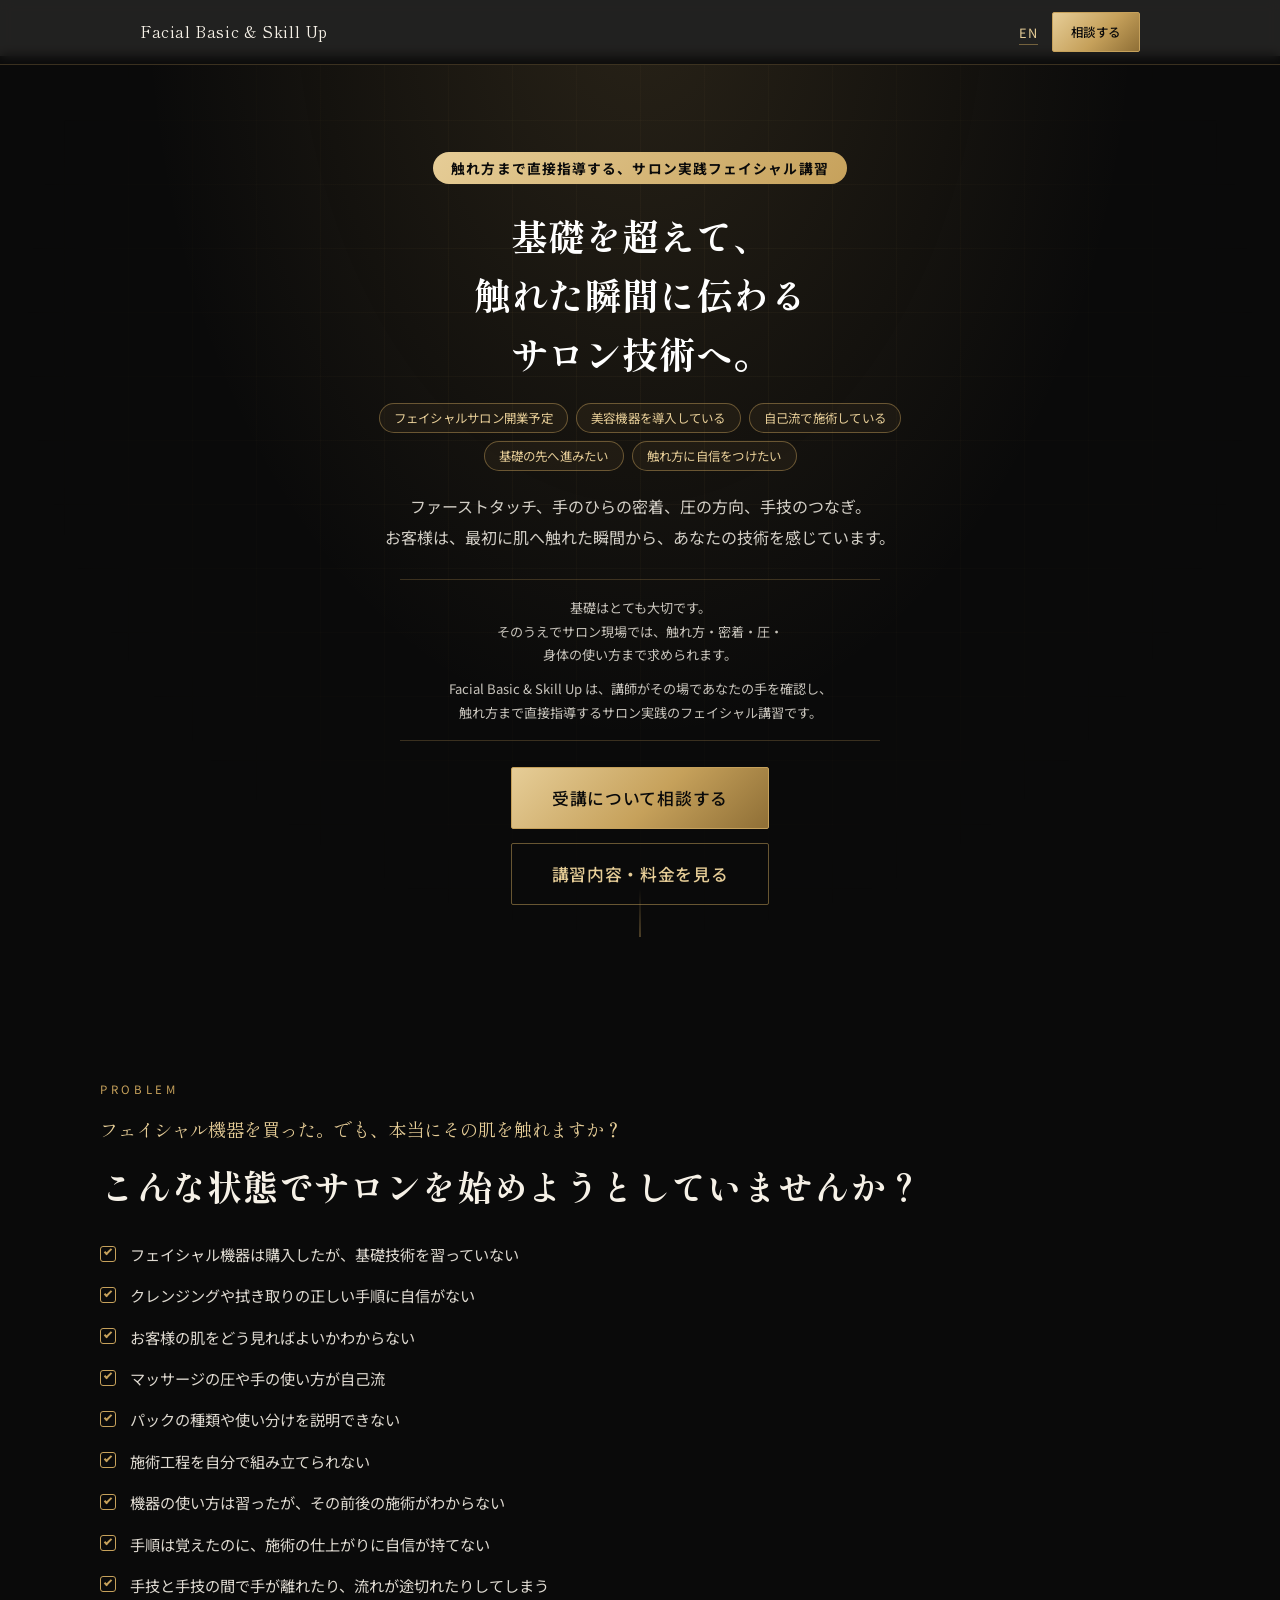
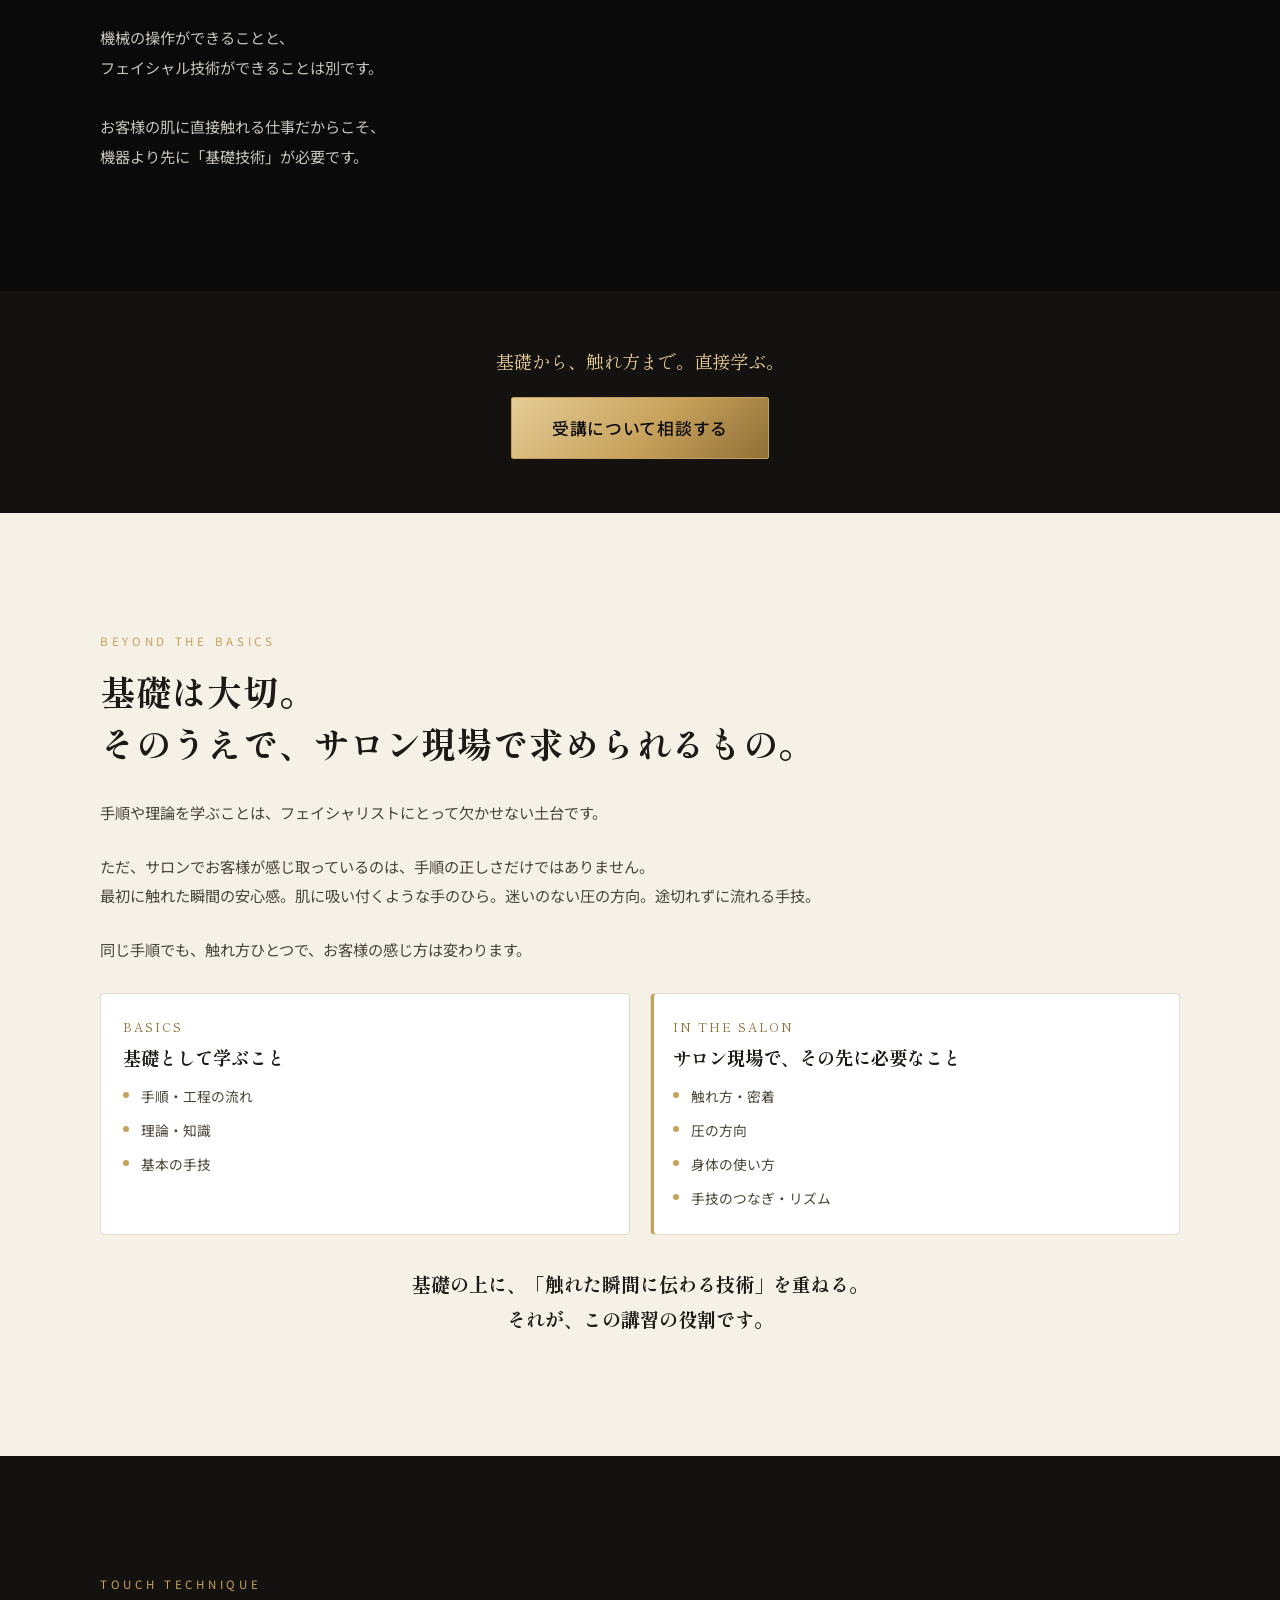
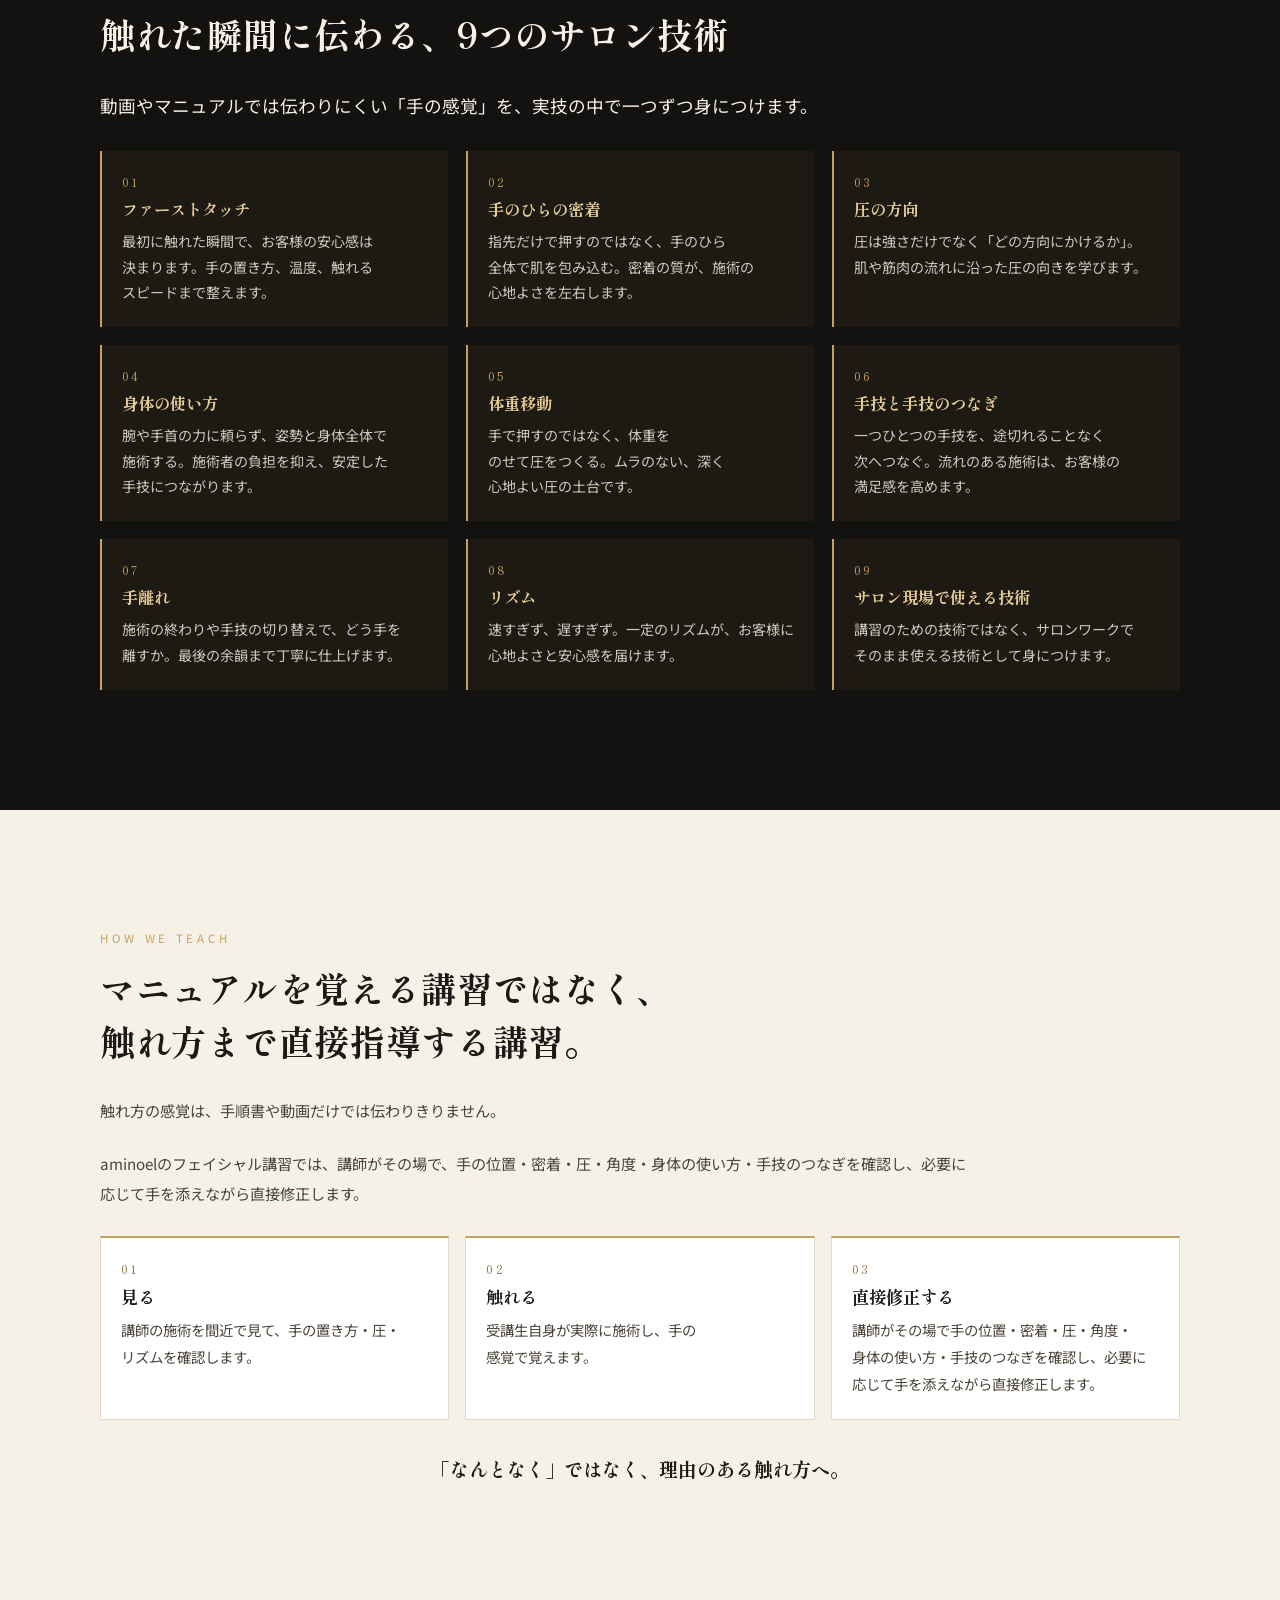
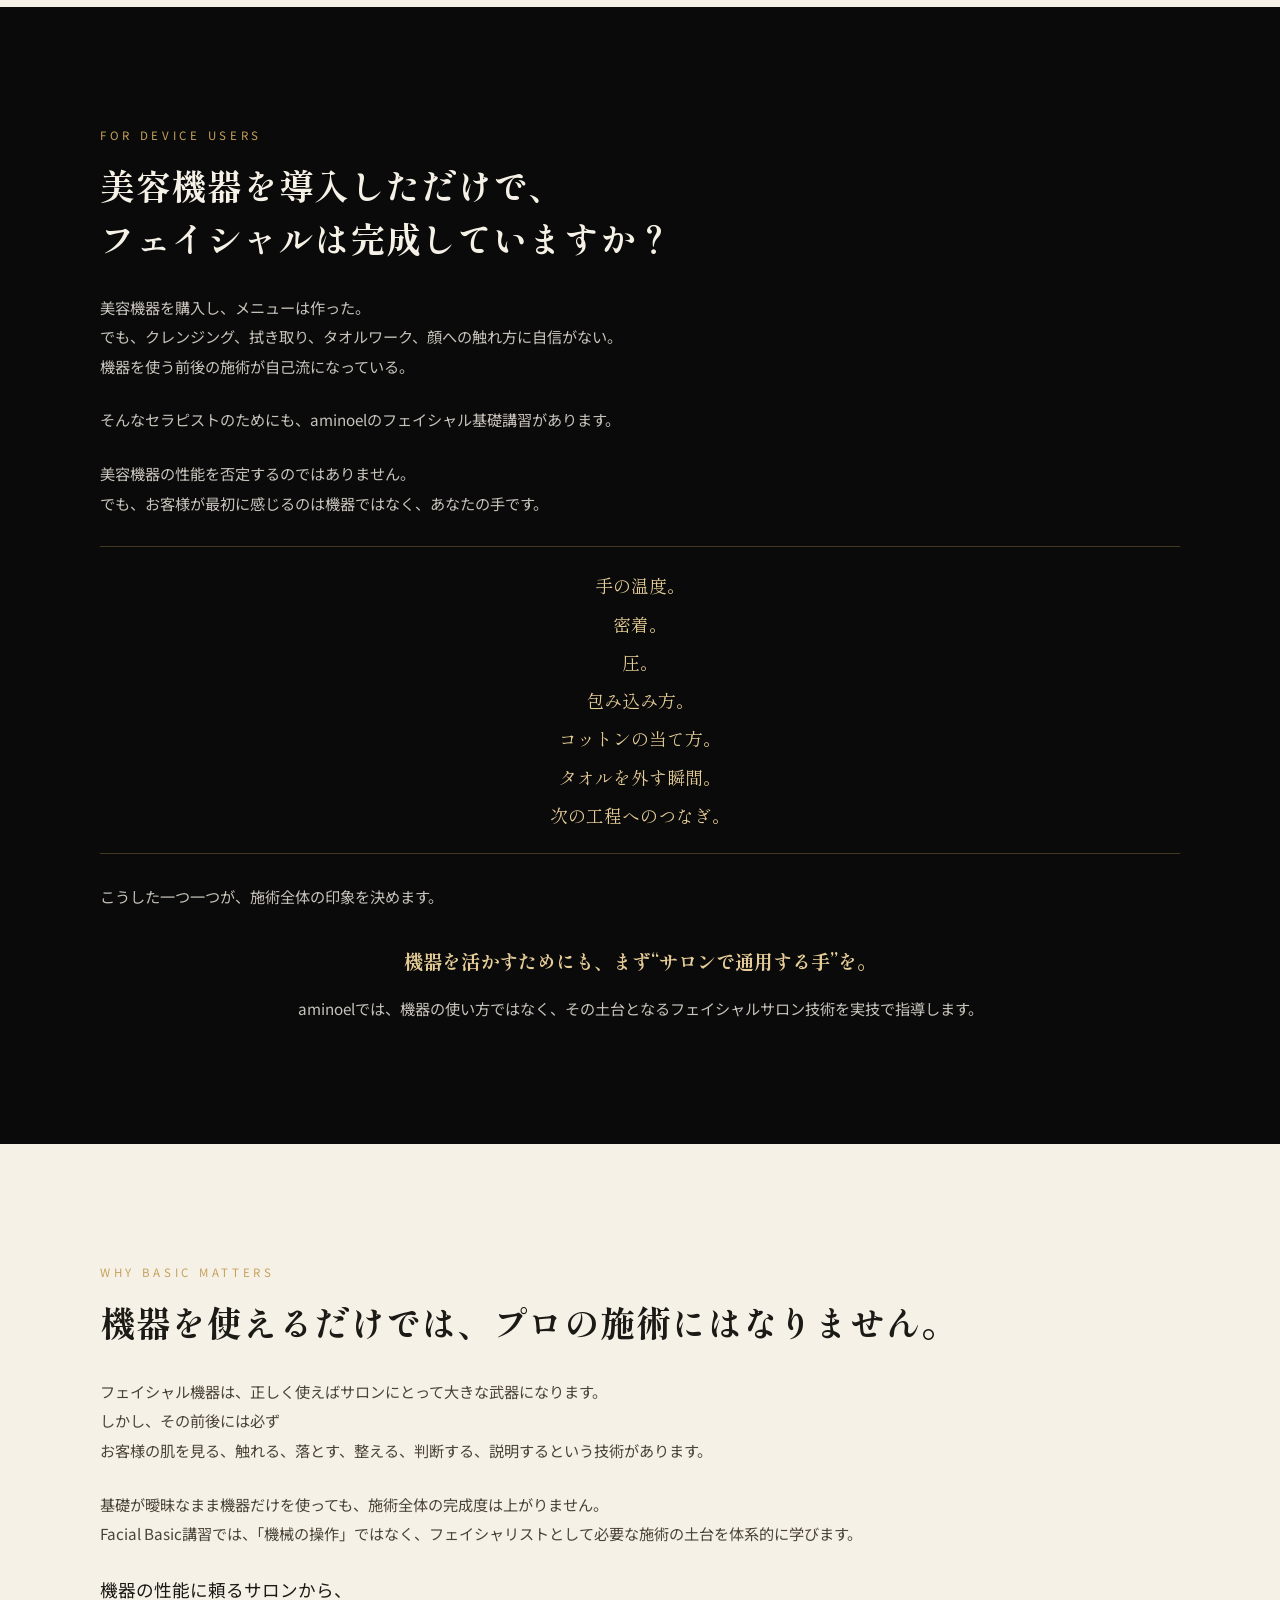
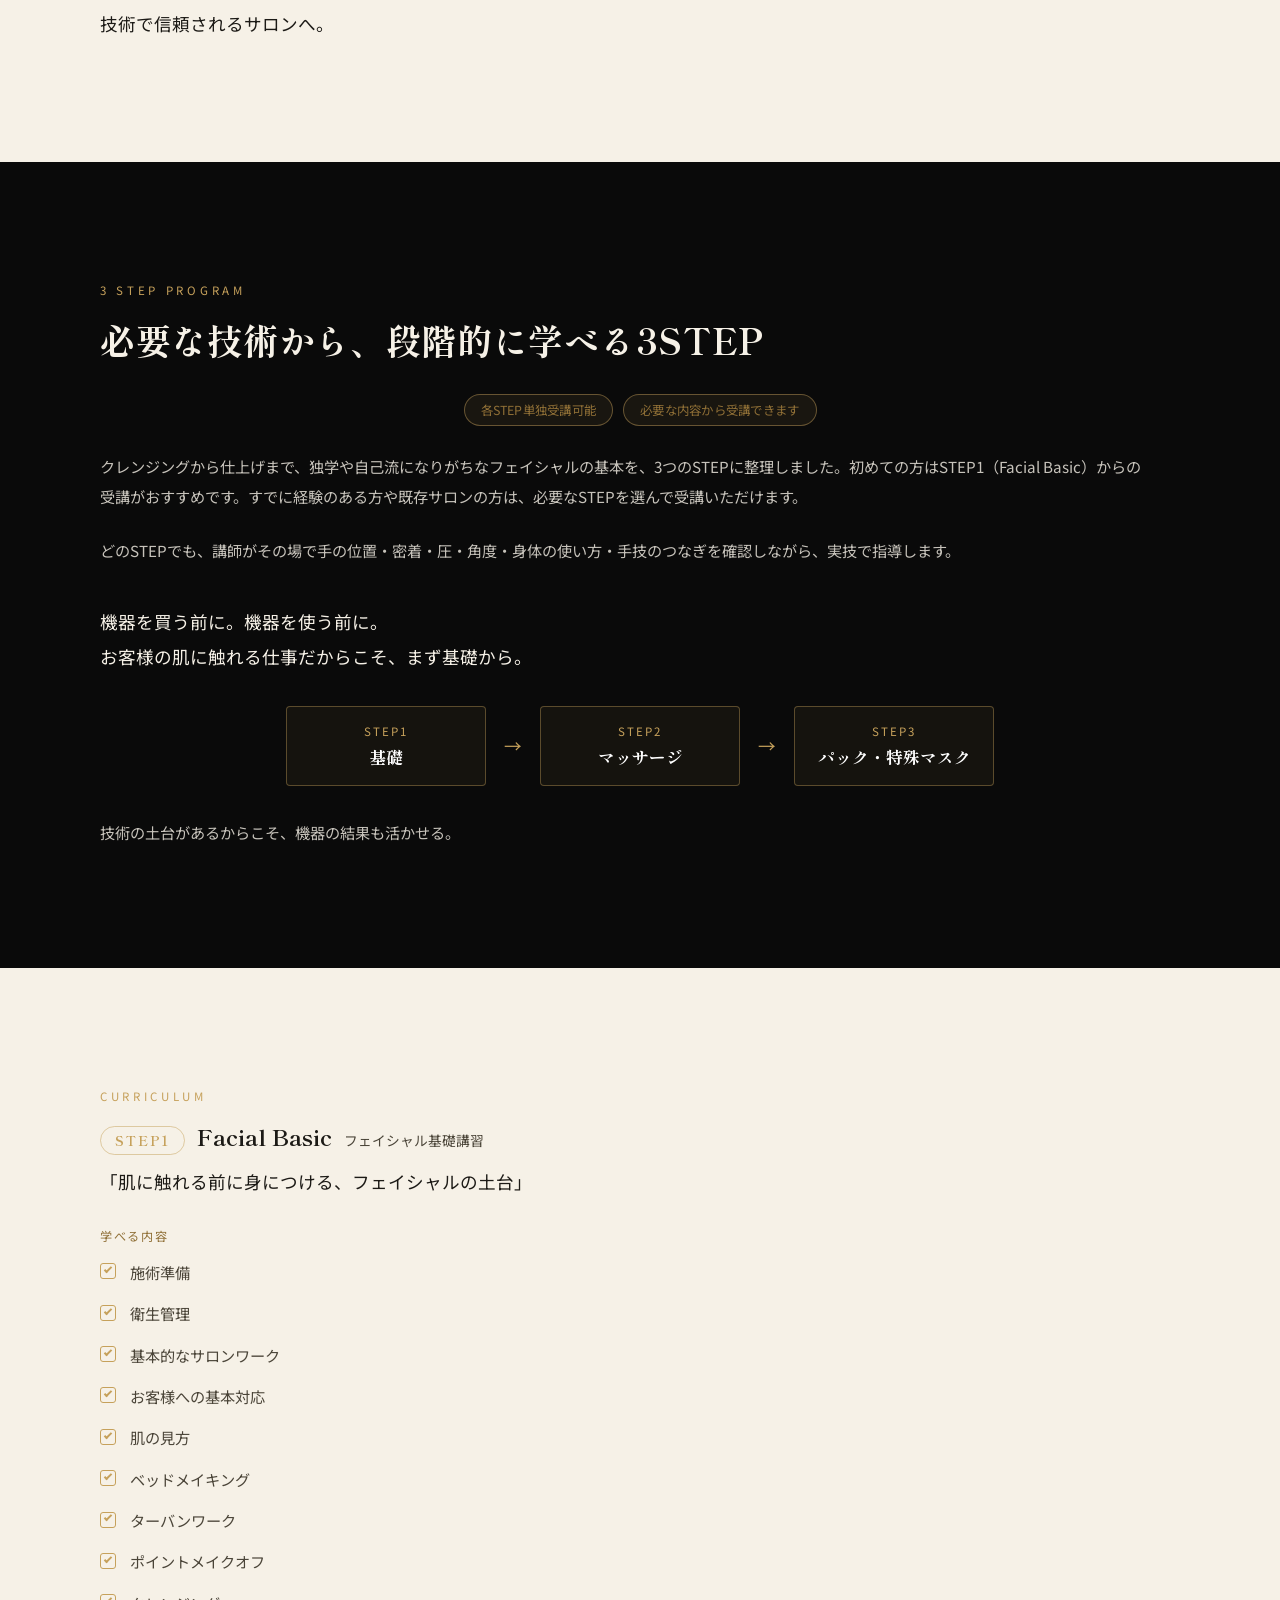
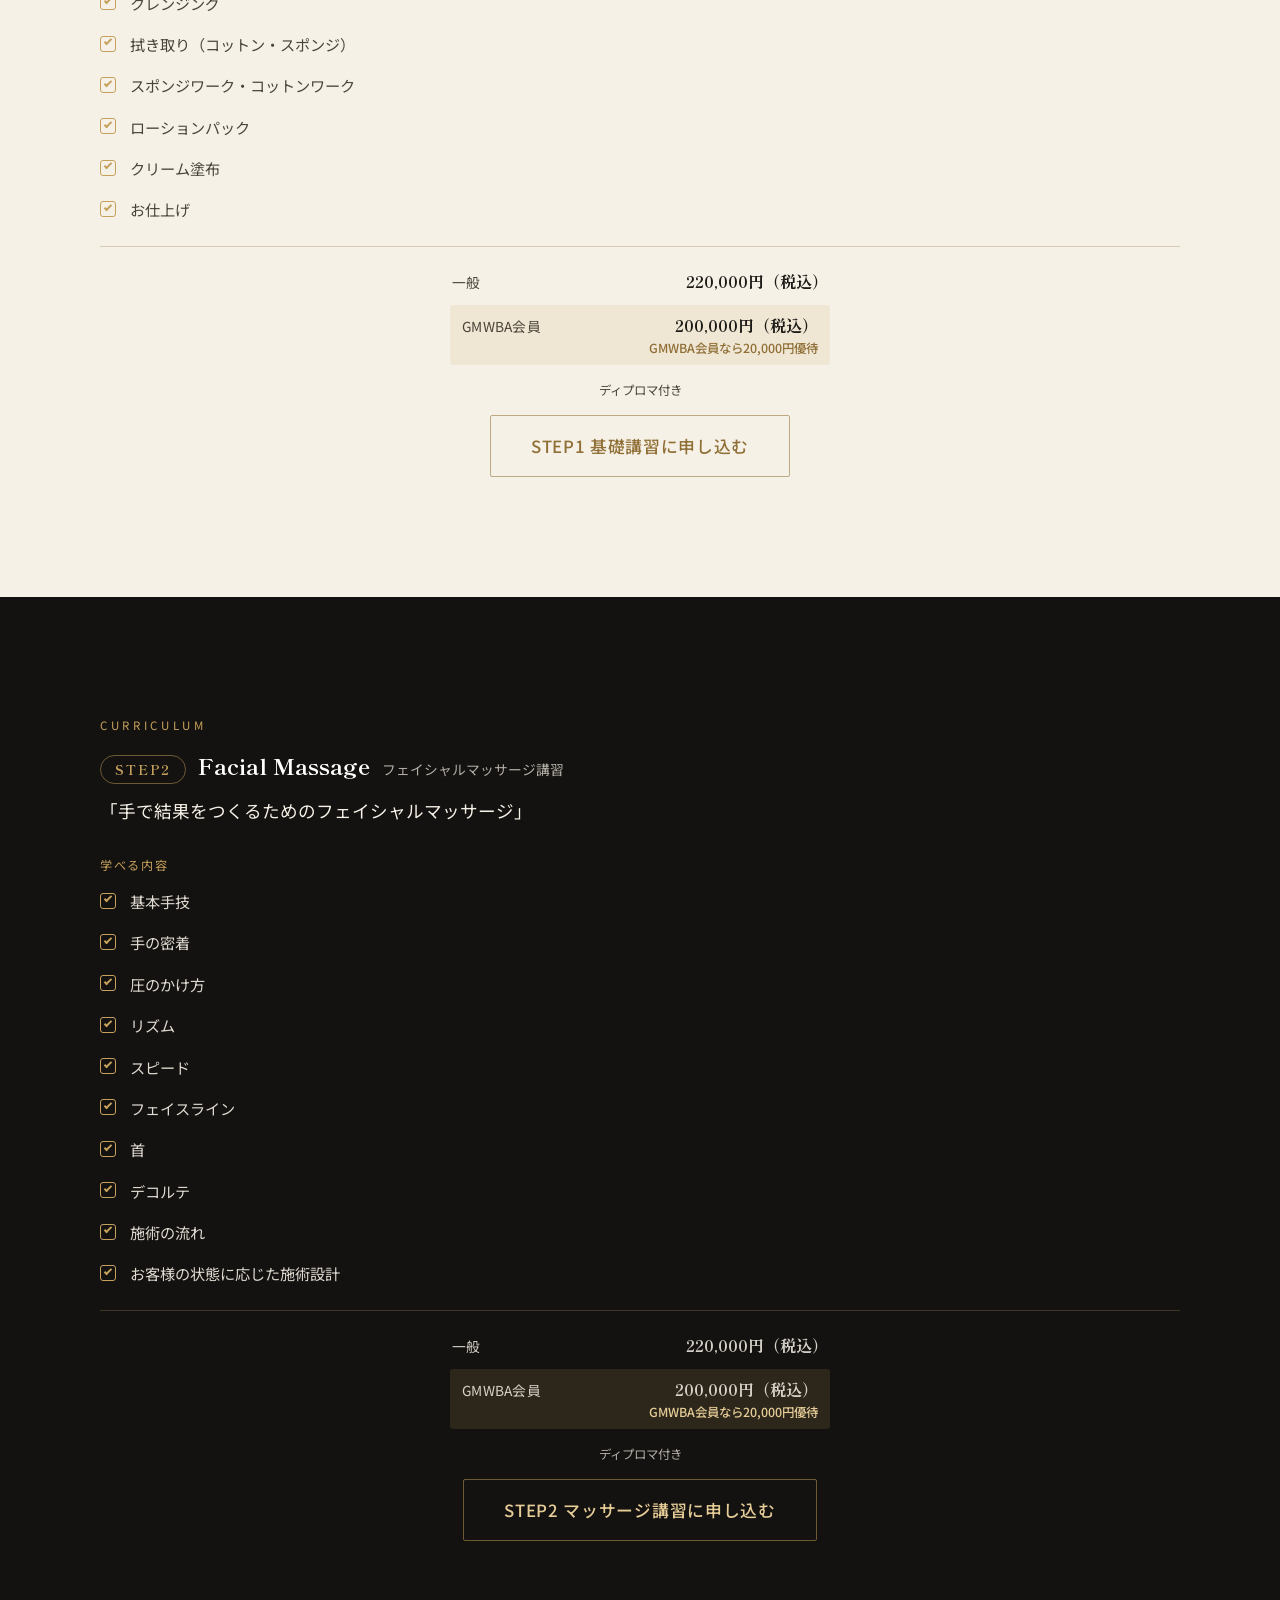
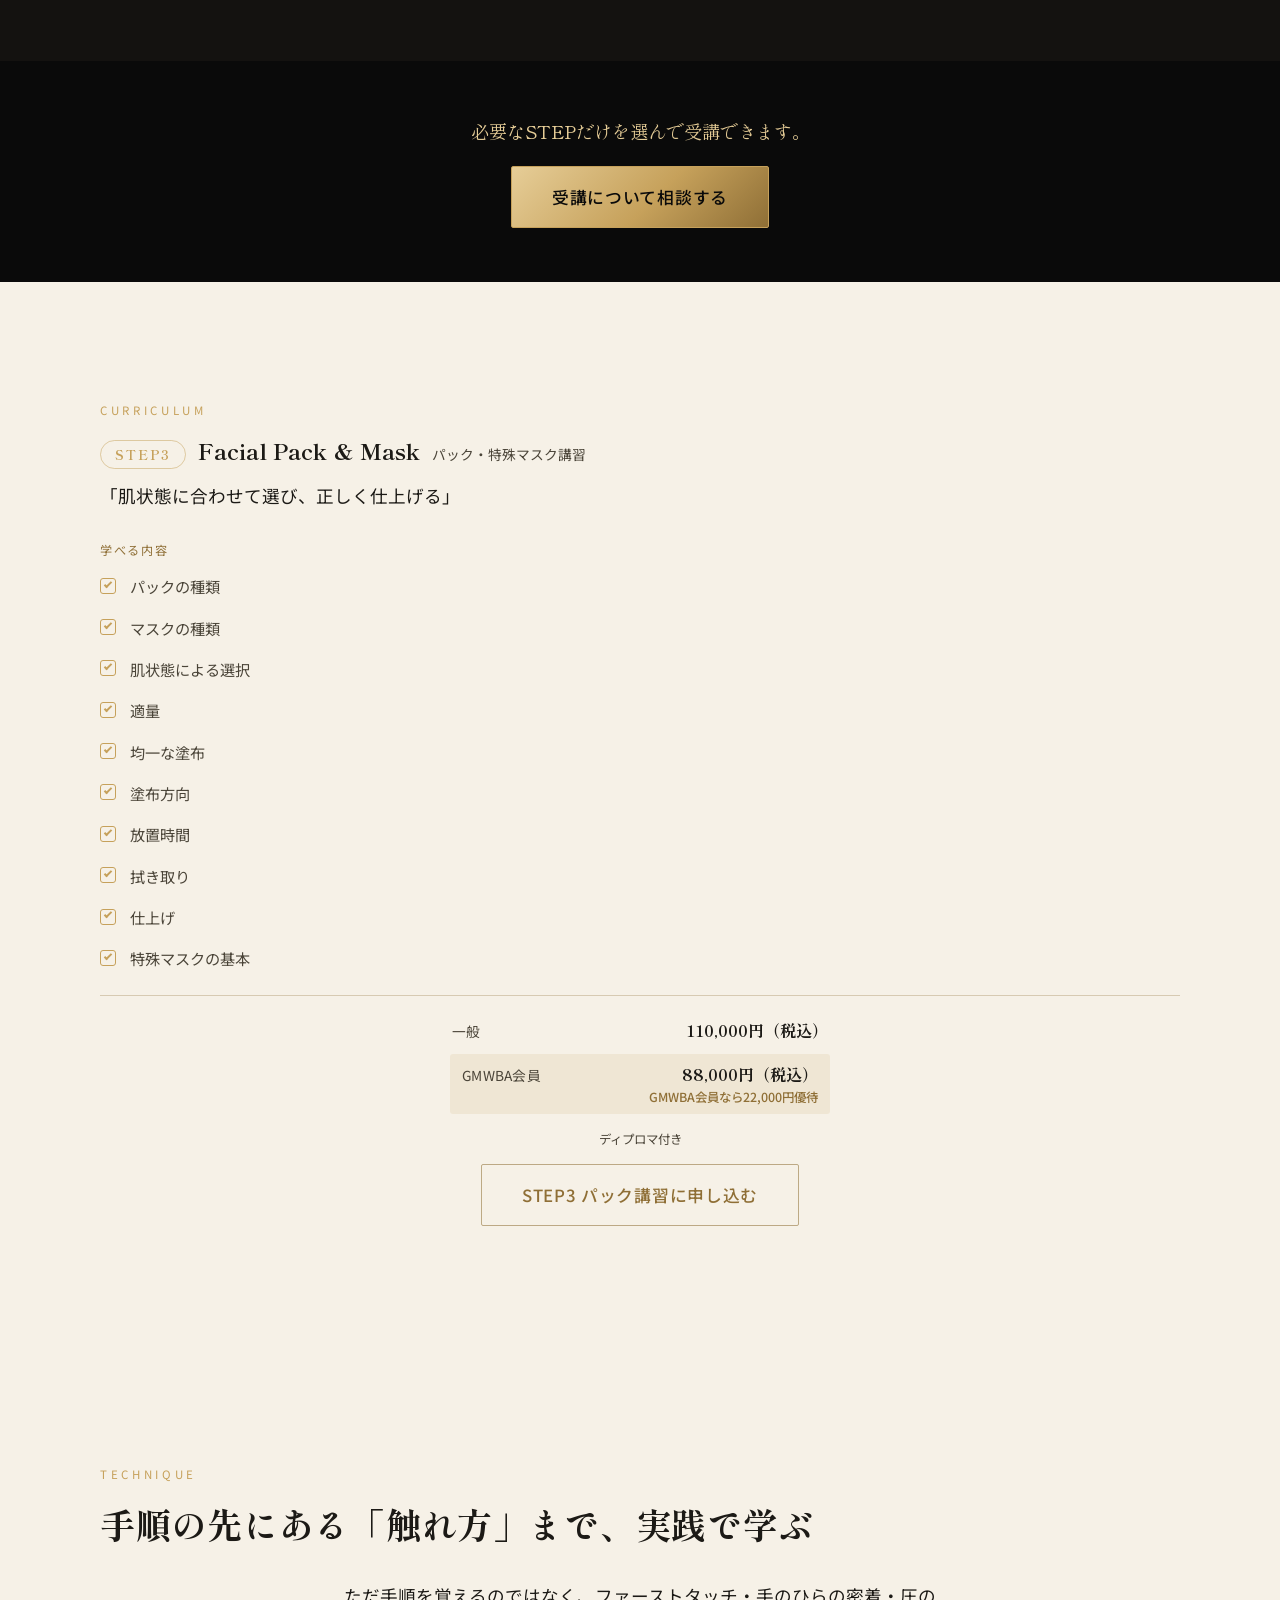
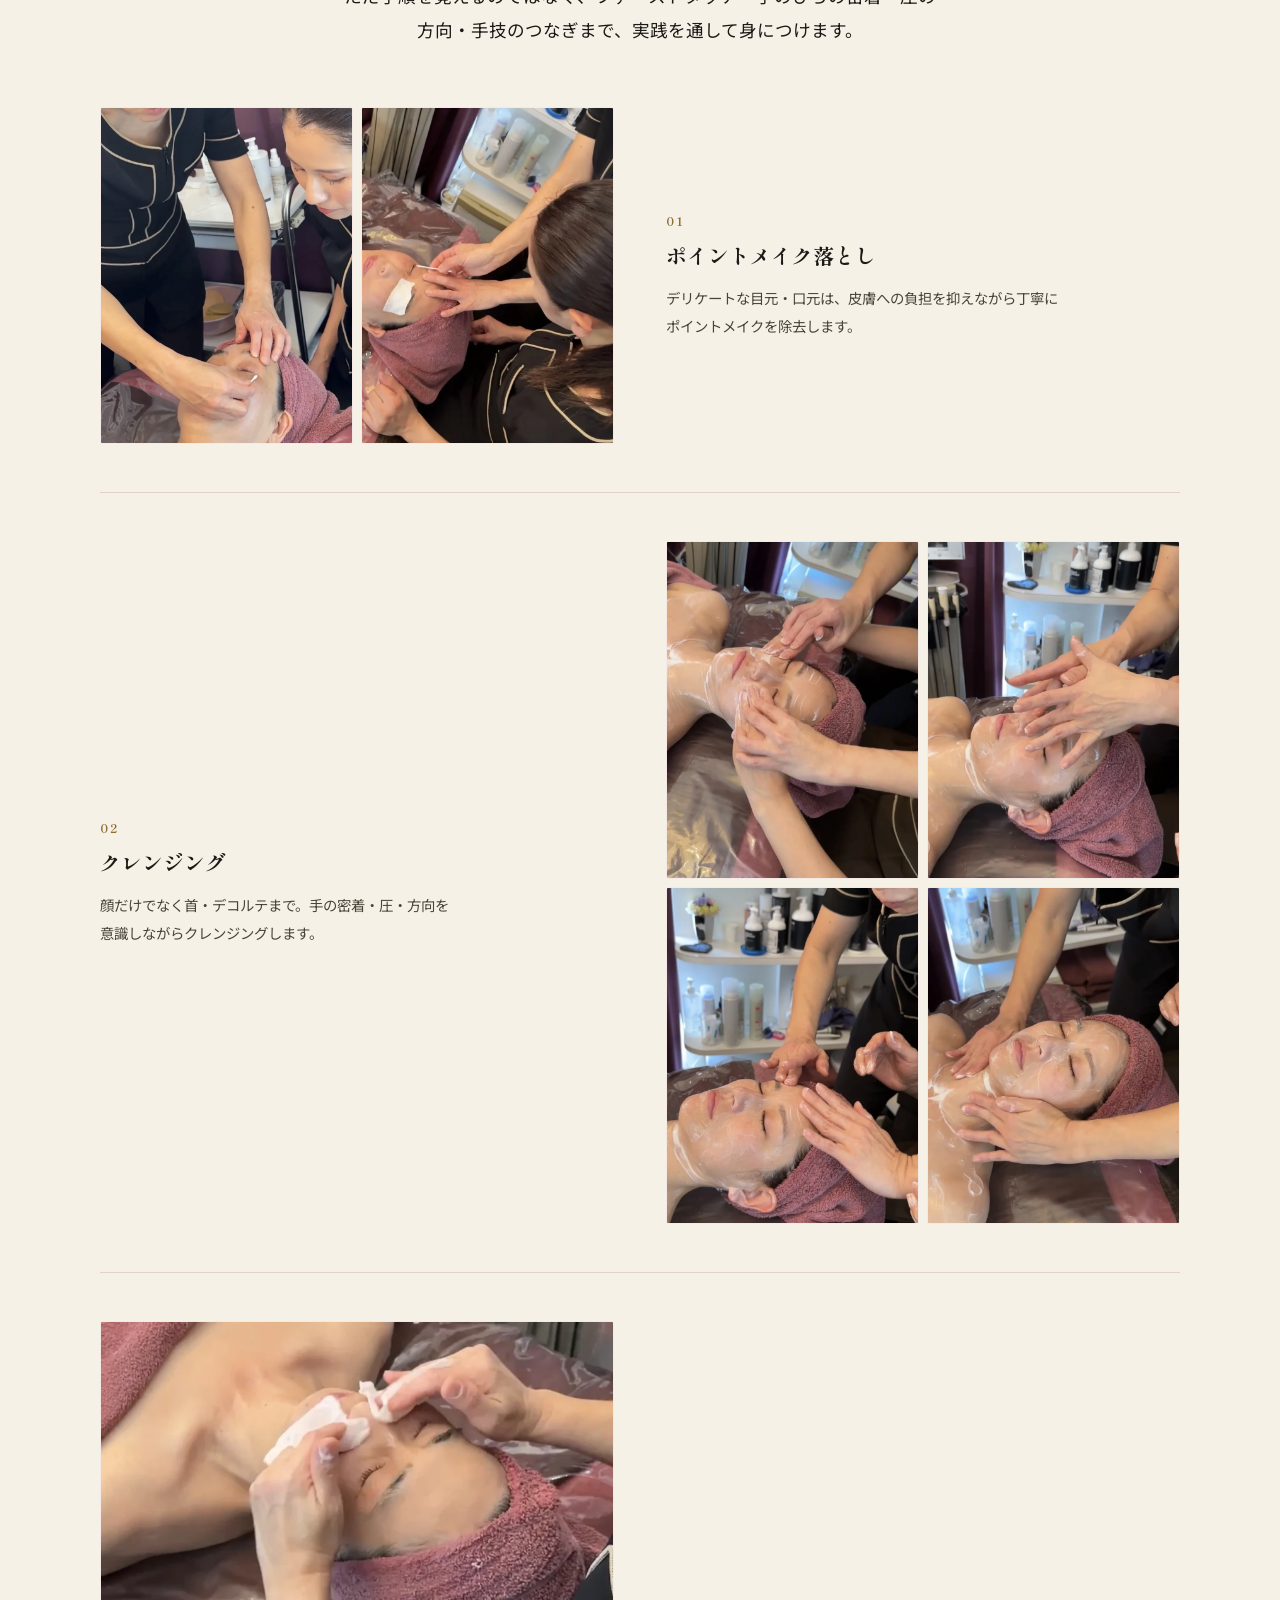
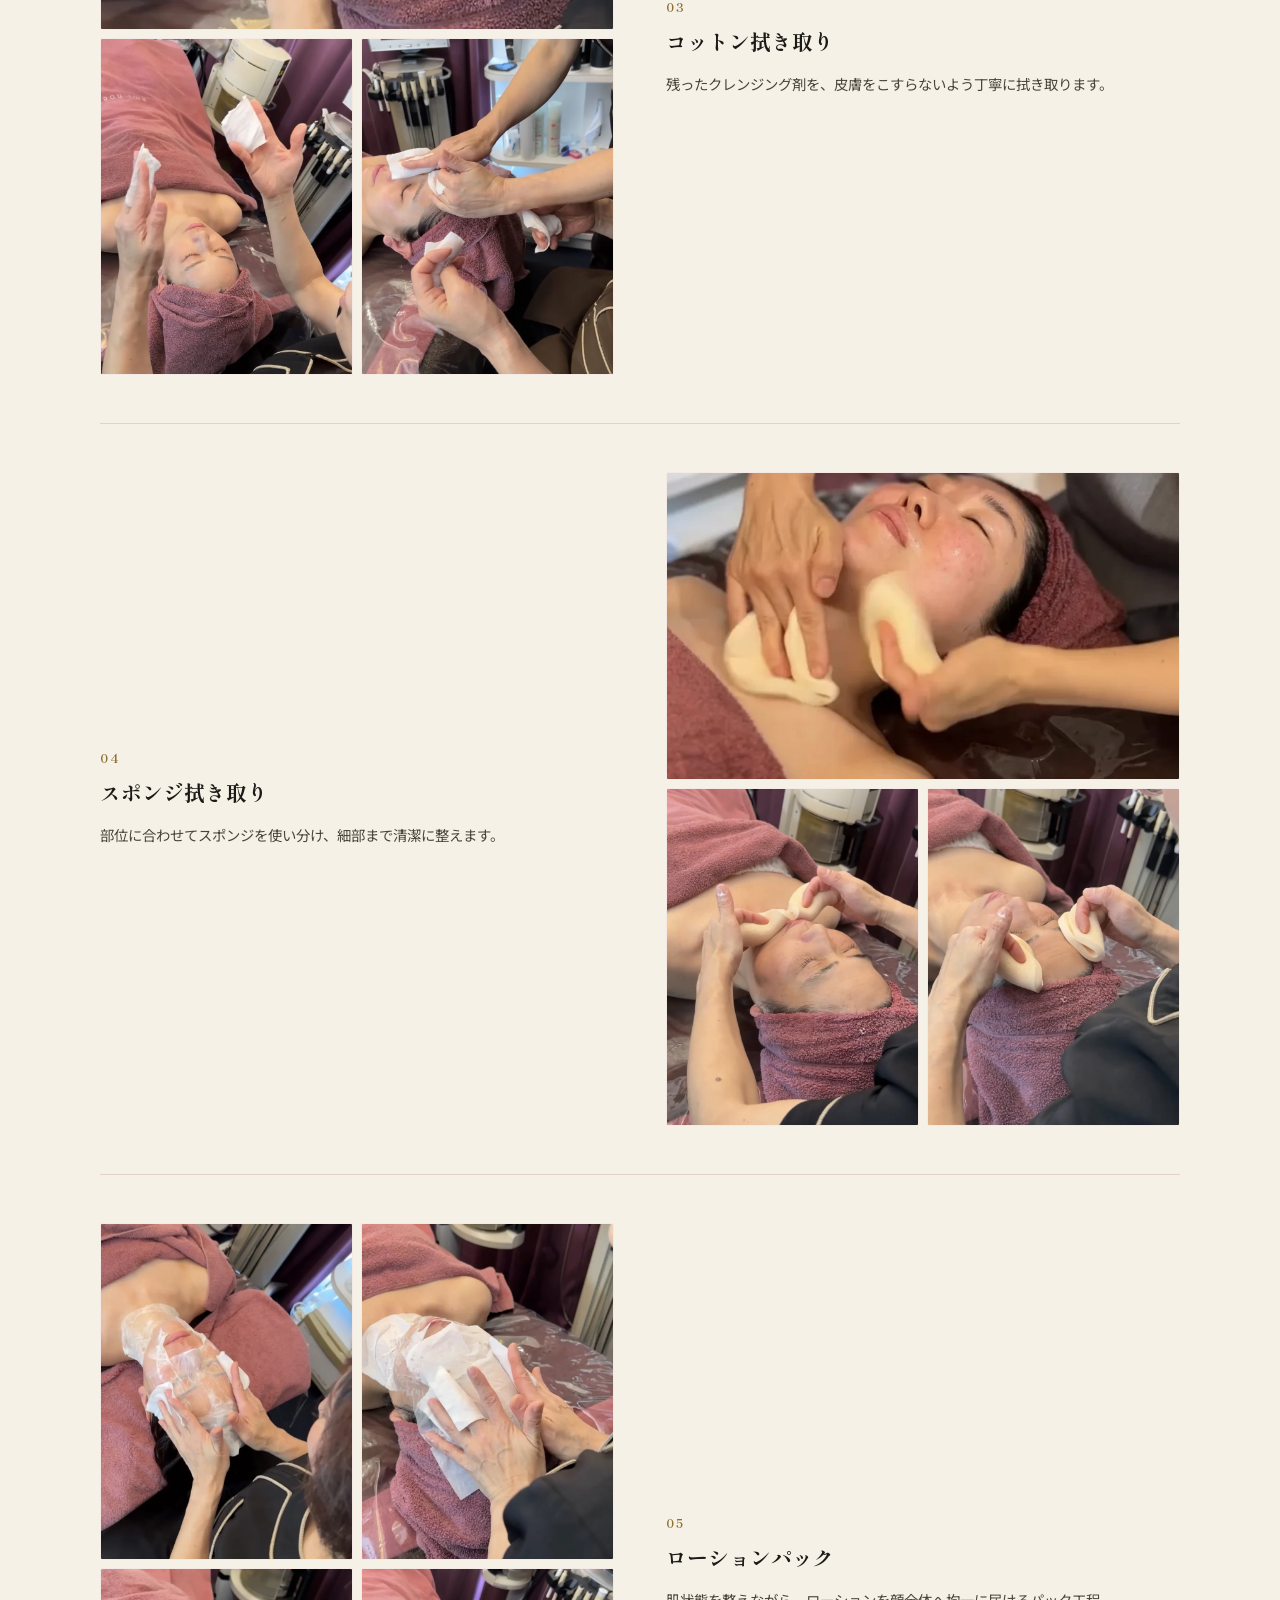
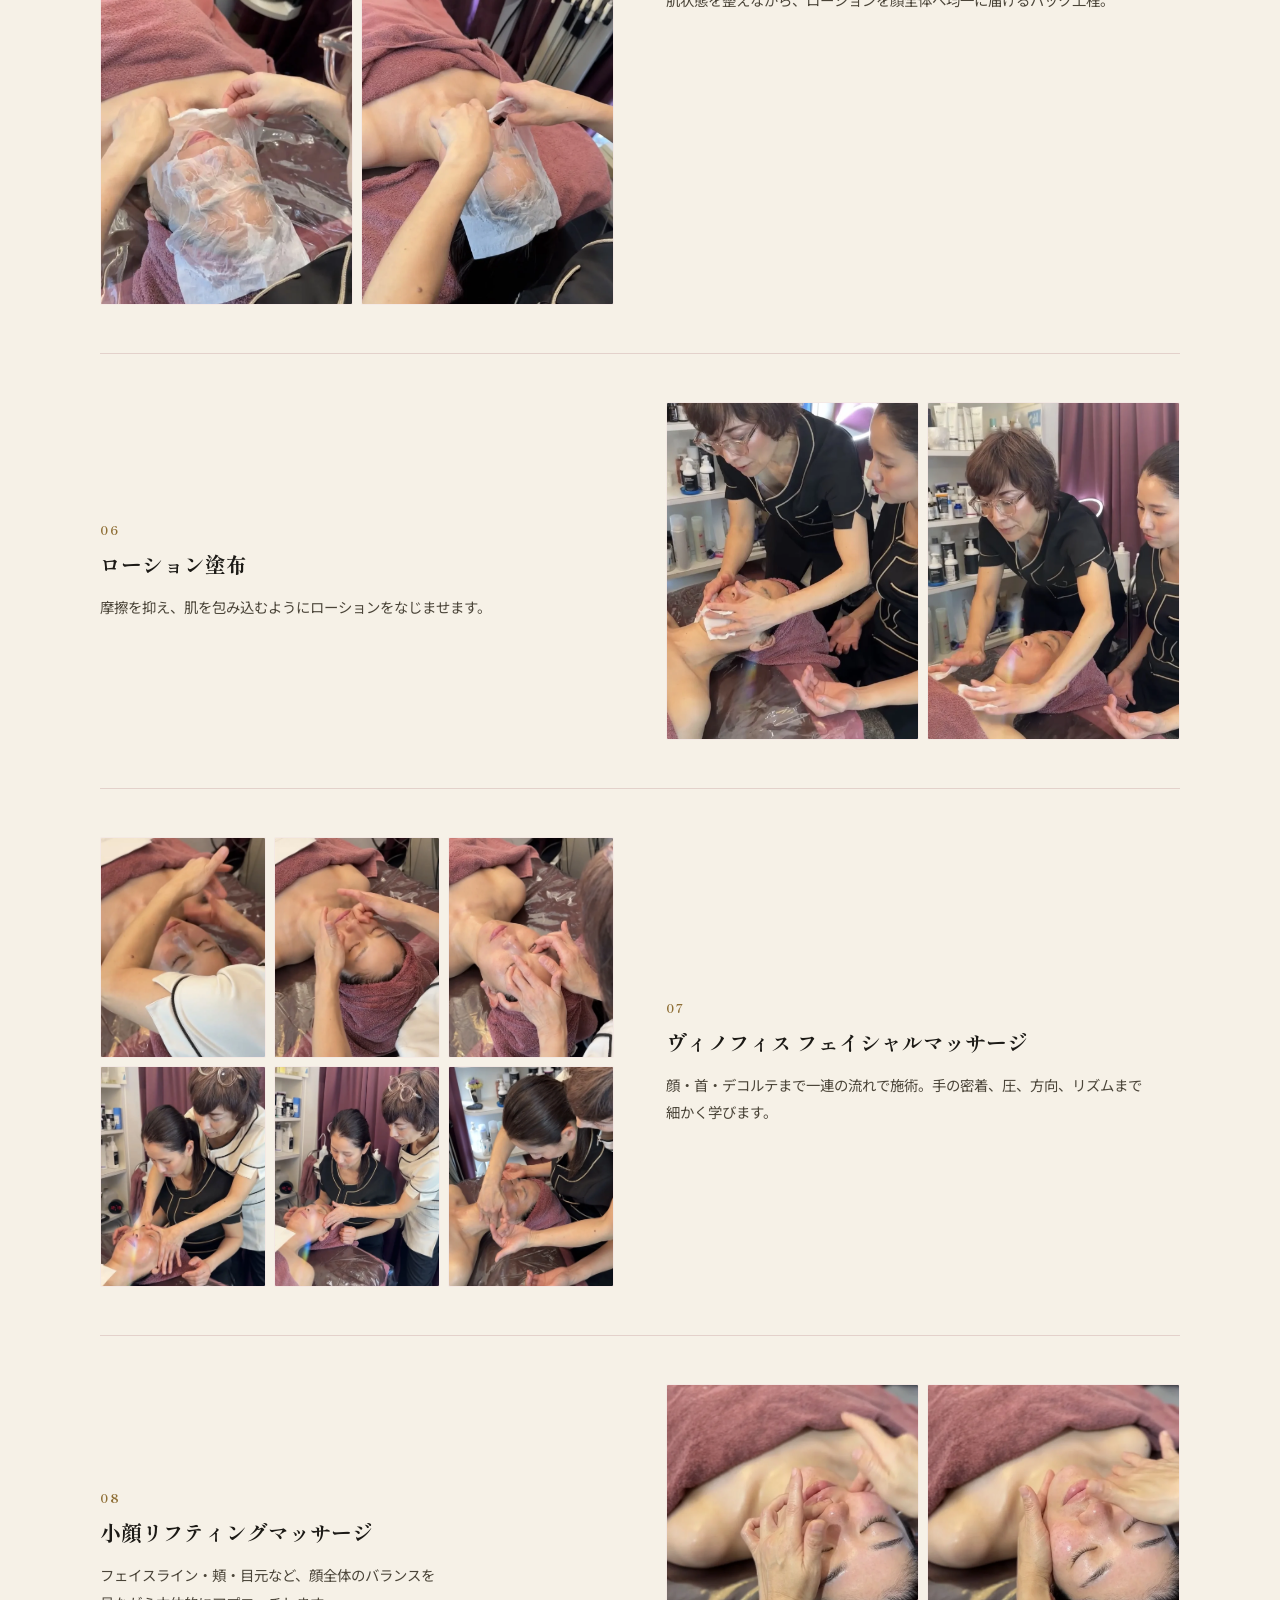
<file: index.html>
<!DOCTYPE html>
<html lang="ja">
<head>
<meta charset="UTF-8">
<meta name="viewport" content="width=device-width, initial-scale=1.0">
<title>Facial Basic & Skill Up｜フェイシャル基礎・スキルアップ講習</title>
<meta name="description" content="フェイシャル機器を買った。でも、本当にその肌を触れますか？クレンジング・肌の見方・マッサージ・パックなど、フェイシャル施術の基礎をSTEP1〜STEP3で体系的に学ぶ実践講習です。">
<meta name="robots" content="index,follow">
<link rel="canonical" href="https://aminoel0307-ship-it.github.io/facial-basic-lp/">
<link rel="alternate" hreflang="ja" href="https://aminoel0307-ship-it.github.io/facial-basic-lp/">
<link rel="alternate" hreflang="en" href="https://aminoel0307-ship-it.github.io/facial-basic-lp/en/">
<link rel="alternate" hreflang="x-default" href="https://aminoel0307-ship-it.github.io/facial-basic-lp/">

<meta property="og:type" content="website">
<meta property="og:url" content="https://aminoel0307-ship-it.github.io/facial-basic-lp/">
<meta property="og:title" content="Facial Basic &amp; Skill Up｜フェイシャル基礎・スキルアップ講習">
<meta property="og:description" content="フェイシャル機器を買った。でも、本当にその肌を触れますか？クレンジング・肌の見方・マッサージ・パックなど、フェイシャル施術の基礎をSTEP1〜STEP3で体系的に学ぶ実践講習です。">
<meta property="og:site_name" content="Facial Basic &amp; Skill Up">
<meta property="og:locale" content="ja_JP">
<meta property="og:image" content="https://aminoel0307-ship-it.github.io/facial-basic-lp/assets/ogp/ogp-facial-vinophis-lesson.jpg">
<meta property="og:image:type" content="image/jpeg">
<meta property="og:image:width" content="1200">
<meta property="og:image:height" content="630">
<meta property="og:image:alt" content="フェイシャル基礎・スキルアップ講習：講師が受講生に寄り添い、フェイシャルマッサージの手技を指導する実技講習の様子">
<meta name="twitter:card" content="summary_large_image">
<meta name="twitter:image" content="https://aminoel0307-ship-it.github.io/facial-basic-lp/assets/ogp/ogp-facial-vinophis-lesson.jpg">
<meta name="twitter:image:alt" content="フェイシャル基礎・スキルアップ講習：講師が受講生に寄り添い、フェイシャルマッサージの手技を指導する実技講習の様子">

<link rel="icon" href="favicon.svg" type="image/svg+xml">

<link rel="preconnect" href="https://fonts.googleapis.com">
<link rel="preconnect" href="https://fonts.gstatic.com" crossorigin>
<link href="https://fonts.googleapis.com/css2?family=Shippori+Mincho:wght@500;700&family=Noto+Sans+JP:wght@300;400;500;700&display=swap" rel="stylesheet">

<link rel="stylesheet" href="css/style.css">
</head>
<body>

<a class="skip-link" href="#main">本文へスキップ</a>

<header class="site-header" id="site-header">
  <div class="site-header__inner">
    <a href="#top" class="site-header__logo">Facial Basic &amp; Skill Up</a>
    <div class="site-header__actions">
      <a href="en/" class="site-header__lang" hreflang="en" lang="en" aria-label="English page">EN</a>
      <a href="#" class="btn btn--small btn--gold js-cta-consult site-header__cta">相談する</a>
    </div>
  </div>
</header>

<main id="main">

  <!-- 1. ファーストビュー -->
  <section class="hero" id="top" aria-label="ファーストビュー">
    <div class="hero__inner">
      <p class="hero__badge">触れ方まで直接指導する、サロン実践フェイシャル講習</p>

      <h1 class="hero__title">
        <span class="phrase">基礎を超えて、</span><br>
        <span class="phrase">触れた瞬間に伝わる</span><br>
        <span class="phrase">サロン技術へ。</span>
      </h1>

      <div class="hero__tags" aria-label="対象">
        <span class="hero__tag">フェイシャルサロン開業予定</span>
        <span class="hero__tag">美容機器を導入している</span>
        <span class="hero__tag">自己流で施術している</span>
        <span class="hero__tag">基礎の先へ進みたい</span>
        <span class="hero__tag">触れ方に自信をつけたい</span>
      </div>

      <p class="hero__lead">
        ファーストタッチ、手のひらの密着、圧の方向、手技のつなぎ。<br>
        お客様は、最初に肌へ触れた瞬間から、あなたの技術を感じています。
      </p>

      <div class="hero__supplement">
        <p>基礎はとても大切です。<br><span class="phrase">そのうえでサロン現場では、</span><span class="phrase">触れ方・密着・圧・</span><span class="phrase">身体の使い方まで</span><span class="phrase">求められます。</span></p>
        <p><span class="phrase">Facial Basic &amp; Skill Up は、</span><span class="phrase">講師がその場で</span><span class="phrase">あなたの手を確認し、</span><span class="phrase">触れ方まで直接指導する</span><span class="phrase">サロン実践の</span><span class="phrase">フェイシャル講習です。</span></p>
      </div>

      <div class="hero__cta-group">
        <a href="#" class="btn btn--gold btn--large js-cta-consult">受講について相談する</a>
        <a href="#about-title" class="btn btn--outline-ivory btn--large">講習内容・料金を見る</a>
      </div>
    </div>
    <div class="hero__scroll" aria-hidden="true"></div>
  </section>

  <!-- 2. こんなお悩みありませんか？ -->
  <section class="section section--dark" aria-labelledby="problem-title">
    <div class="section__inner">
      <p class="section__eyebrow">PROBLEM</p>
      <p class="problem-intro"><span class="phrase">フェイシャル機器を買った。</span><span class="phrase">でも、本当にその肌を</span><span class="phrase">触れますか？</span></p>
      <h2 class="section__title" id="problem-title">こんな状態で<br class="sp-only"><span class="phrase">サロンを始めようと</span><span class="phrase">していませんか？</span></h2>
      <ul class="check-list">
        <li>フェイシャル機器は購入したが、基礎技術を習っていない</li>
        <li>クレンジングや拭き取りの正しい手順に自信がない</li>
        <li>お客様の肌をどう見ればよいかわからない</li>
        <li>マッサージの圧や手の使い方が自己流</li>
        <li>パックの種類や使い分けを説明できない</li>
        <li>施術工程を自分で組み立てられない</li>
        <li>機器の使い方は習ったが、その前後の施術がわからない</li>
        <li>手順は覚えたのに、施術の仕上がりに自信が持てない</li>
        <li>手技と手技の間で手が離れたり、流れが途切れたりしてしまう</li>
      </ul>
      <p class="section__text" style="margin:24px 0 0;">
        機械の操作ができることと、<br>
        フェイシャル技術ができることは別です。<br><br>
        お客様の肌に直接触れる仕事だからこそ、<br>
        機器より先に「基礎技術」が必要です。
      </p>
    </div>
  </section>

  <!-- 中間CTA A -->
  <section class="section section--dark-2 section--compact" aria-label="相談のご案内">
    <div class="section__inner mid-cta">
      <p class="mid-cta__lead">基礎から、触れ方まで。直接学ぶ。</p>
      <a href="#" class="btn btn--gold btn--large js-cta-consult">受講について相談する</a>
    </div>
  </section>

  <!-- 4. 基礎は大切。そのうえで（BEYOND THE BASICS） -->
  <section class="section section--ivory" aria-labelledby="beyond-title">
    <div class="section__inner">
      <p class="section__eyebrow">BEYOND THE BASICS</p>
      <h2 class="section__title" id="beyond-title">基礎は大切。<br><span class="phrase">そのうえで、</span><span class="phrase">サロン現場で</span><span class="phrase">求められるもの。</span></h2>
      <p class="section__text">手順や理論を学ぶことは、フェイシャリストにとって欠かせない土台です。</p>
      <p class="section__text">
        ただ、サロンでお客様が感じ取っているのは、手順の正しさだけではありません。<br>
        最初に触れた瞬間の安心感。肌に吸い付くような手のひら。迷いのない圧の方向。途切れずに流れる手技。
      </p>
      <p class="section__text">同じ手順でも、触れ方ひとつで、お客様の感じ方は変わります。</p>
      <div class="biz-grid biz-grid--two">
        <div class="biz-card">
          <p class="biz-card__num">BASICS</p>
          <h3 class="biz-card__title">基礎として学ぶこと</h3>
          <ul class="biz-card__list">
            <li>手順・工程の流れ</li>
            <li>理論・知識</li>
            <li>基本の手技</li>
          </ul>
        </div>
        <div class="biz-card biz-card--accent">
          <p class="biz-card__num">IN THE SALON</p>
          <h3 class="biz-card__title">サロン現場で、その先に必要なこと</h3>
          <ul class="biz-card__list">
            <li>触れ方・密着</li>
            <li>圧の方向</li>
            <li>身体の使い方</li>
            <li>手技のつなぎ・リズム</li>
          </ul>
        </div>
      </div>
      <p class="section__closing"><span class="phrase">基礎の上に、</span><span class="phrase">「触れた瞬間に伝わる技術」を</span><span class="phrase">重ねる。</span><br>それが、この講習の役割です。</p>
    </div>
  </section>

  <!-- 5. 触れた瞬間に伝わる、9つのサロン技術（TOUCH TECHNIQUE） -->
  <section class="section section--dark-2" aria-labelledby="touch-title">
    <div class="section__inner">
      <p class="section__eyebrow">TOUCH TECHNIQUE</p>
      <h2 class="section__title" id="touch-title"><span class="phrase">触れた瞬間に伝わる、</span><span class="phrase">9つのサロン技術</span></h2>
      <p class="section__lead">動画やマニュアルでは伝わりにくい「手の感覚」を、実技の中で一つずつ身につけます。</p>
      <div class="benefit-grid touch-grid">
        <div class="benefit-card"><span class="benefit-card__num">01</span><h3 class="benefit-card__title">ファーストタッチ</h3><p class="benefit-card__text">最初に触れた瞬間で、お客様の安心感は決まります。手の置き方、温度、触れるスピードまで整えます。</p></div>
        <div class="benefit-card"><span class="benefit-card__num">02</span><h3 class="benefit-card__title">手のひらの密着</h3><p class="benefit-card__text">指先だけで押すのではなく、手のひら全体で肌を包み込む。密着の質が、施術の心地よさを左右します。</p></div>
        <div class="benefit-card"><span class="benefit-card__num">03</span><h3 class="benefit-card__title">圧の方向</h3><p class="benefit-card__text">圧は強さだけでなく「どの方向にかけるか」。肌や筋肉の流れに沿った圧の向きを学びます。</p></div>
        <div class="benefit-card"><span class="benefit-card__num">04</span><h3 class="benefit-card__title">身体の使い方</h3><p class="benefit-card__text">腕や手首の力に頼らず、姿勢と身体全体で施術する。施術者の負担を抑え、安定した手技につながります。</p></div>
        <div class="benefit-card"><span class="benefit-card__num">05</span><h3 class="benefit-card__title">体重移動</h3><p class="benefit-card__text">手で押すのではなく、体重をのせて圧をつくる。ムラのない、深く心地よい圧の土台です。</p></div>
        <div class="benefit-card"><span class="benefit-card__num">06</span><h3 class="benefit-card__title">手技と手技のつなぎ</h3><p class="benefit-card__text">一つひとつの手技を、途切れることなく次へつなぐ。流れのある施術は、お客様の満足感を高めます。</p></div>
        <div class="benefit-card"><span class="benefit-card__num">07</span><h3 class="benefit-card__title">手離れ</h3><p class="benefit-card__text">施術の終わりや手技の切り替えで、どう手を離すか。最後の余韻まで丁寧に仕上げます。</p></div>
        <div class="benefit-card"><span class="benefit-card__num">08</span><h3 class="benefit-card__title">リズム</h3><p class="benefit-card__text">速すぎず、遅すぎず。一定のリズムが、お客様に心地よさと安心感を届けます。</p></div>
        <div class="benefit-card"><span class="benefit-card__num">09</span><h3 class="benefit-card__title">サロン現場で使える技術</h3><p class="benefit-card__text">講習のための技術ではなく、サロンワークでそのまま使える技術として身につけます。</p></div>
      </div>
    </div>
  </section>

  <!-- 6. 触れ方まで直接指導（HOW WE TEACH） -->
  <section class="section section--ivory" aria-labelledby="teach-title">
    <div class="section__inner">
      <p class="section__eyebrow">HOW WE TEACH</p>
      <h2 class="section__title" id="teach-title"><span class="phrase">マニュアルを覚える</span><span class="phrase">講習ではなく、</span><br><span class="phrase">触れ方まで</span><span class="phrase">直接指導する講習。</span></h2>
      <p class="section__text">触れ方の感覚は、手順書や動画だけでは伝わりきりません。</p>
      <p class="section__text">aminoelのフェイシャル講習では、講師がその場で、手の位置・密着・圧・角度・身体の使い方・手技のつなぎを確認し、必要に応じて手を添えながら直接修正します。</p>
      <div class="teach-steps">
        <div class="teach-step"><p class="teach-step__num">01</p><h3 class="teach-step__title">見る</h3><p class="teach-step__text">講師の施術を間近で見て、手の置き方・圧・リズムを確認します。</p></div>
        <div class="teach-step"><p class="teach-step__num">02</p><h3 class="teach-step__title">触れる</h3><p class="teach-step__text">受講生自身が実際に施術し、手の感覚で覚えます。</p></div>
        <div class="teach-step"><p class="teach-step__num">03</p><h3 class="teach-step__title">直接修正する</h3><p class="teach-step__text">講師がその場で手の位置・密着・圧・角度・身体の使い方・手技のつなぎを確認し、必要に応じて手を添えながら直接修正します。</p></div>
      </div>
      <p class="section__closing"><span class="phrase">「なんとなく」ではなく、</span><span class="phrase">理由のある触れ方へ。</span></p>
    </div>
  </section>

  <!-- 7. 美容機器を導入しているセラピストへ（FOR DEVICE USERS） -->
  <section class="section section--dark" aria-labelledby="device-title">
    <div class="section__inner">
      <p class="section__eyebrow">FOR DEVICE USERS</p>
      <h2 class="section__title" id="device-title"><span class="phrase">美容機器を</span><span class="phrase">導入しただけで、</span><br><span class="phrase">フェイシャルは</span><span class="phrase">完成していますか？</span></h2>
      <p class="section__text">
        美容機器を購入し、メニューは作った。<br>
        でも、クレンジング、拭き取り、タオルワーク、顔への触れ方に自信がない。<br>
        機器を使う前後の施術が自己流になっている。
      </p>
      <p class="section__text">そんなセラピストのためにも、aminoelのフェイシャル基礎講習があります。</p>
      <p class="section__text">
        美容機器の性能を否定するのではありません。<br>
        でも、お客様が最初に感じるのは機器ではなく、あなたの手です。
      </p>
      <ul class="device-words">
        <li>手の温度。</li>
        <li>密着。</li>
        <li>圧。</li>
        <li>包み込み方。</li>
        <li>コットンの当て方。</li>
        <li>タオルを外す瞬間。</li>
        <li>次の工程へのつなぎ。</li>
      </ul>
      <p class="section__text">こうした一つ一つが、施術全体の印象を決めます。</p>
      <p class="section__closing"><span class="phrase">機器を活かすためにも、</span><span class="phrase">まず“サロンで通用する手”を。</span></p>
      <p class="section__text" style="margin:16px 0 0;text-align:center;"><span class="phrase">aminoelでは、</span><span class="phrase">機器の使い方ではなく、</span><span class="phrase">その土台となる</span><span class="phrase">フェイシャルサロン技術を</span><span class="phrase">実技で指導します。</span></p>
    </div>
  </section>

  <!-- 8. なぜ"機器だけ"では足りないのか -->
  <section class="section section--ivory" aria-labelledby="why-title">
    <div class="section__inner">
      <p class="section__eyebrow">WHY BASIC MATTERS</p>
      <h2 class="section__title" id="why-title">機器を使えるだけでは、<br class="sp-only">プロの施術にはなりません。</h2>
      <p class="section__text">
        フェイシャル機器は、正しく使えばサロンにとって大きな武器になります。<br>
        しかし、その前後には必ず<br>
        お客様の肌を見る、触れる、落とす、整える、判断する、説明するという技術があります。
      </p>
      <p class="section__text">
        基礎が曖昧なまま機器だけを使っても、施術全体の完成度は上がりません。<br>
        Facial Basic講習では、「機械の操作」ではなく、フェイシャリストとして必要な施術の土台を体系的に学びます。
      </p>
      <p class="section__lead" style="margin:24px 0 0;">
        機器の性能に頼るサロンから、<br>
        技術で信頼されるサロンへ。
      </p>
    </div>
  </section>

  <!-- 9. Facial Basic & Skill Upとは（3STEP） -->
  <section class="section section--dark" aria-labelledby="about-title">
    <div class="section__inner">
      <p class="section__eyebrow">3 STEP PROGRAM</p>
      <h2 class="section__title" id="about-title">必要な技術から、<br class="sp-only">段階的に学べる3STEP</h2>

      <div class="price-notice">
        <span class="price-notice__badge">各STEP単独受講可能</span>
        <span class="price-notice__badge">必要な内容から受講できます</span>
      </div>

      <p class="section__text">
        クレンジングから仕上げまで、独学や自己流になりがちなフェイシャルの基本を、3つのSTEPに整理しました。初めての方はSTEP1（Facial Basic）からの受講がおすすめです。すでに経験のある方や既存サロンの方は、必要なSTEPを選んで受講いただけます。
      </p>
      <p class="section__text">
        どのSTEPでも、講師がその場で手の位置・密着・圧・角度・身体の使い方・手技のつなぎを確認しながら、実技で指導します。
      </p>

      <p class="section__lead" style="margin-top:40px;">
        機器を買う前に。機器を使う前に。<br>
        お客様の肌に触れる仕事だからこそ、まず基礎から。
      </p>

      <div class="step-flow" aria-label="STEP1からSTEP3までの流れ">
        <div class="step-flow__node">
          <span class="step-flow__num">STEP1</span>
          <span class="step-flow__label">基礎</span>
        </div>
        <span class="step-flow__arrow" aria-hidden="true"></span>
        <div class="step-flow__node">
          <span class="step-flow__num">STEP2</span>
          <span class="step-flow__label">マッサージ</span>
        </div>
        <span class="step-flow__arrow" aria-hidden="true"></span>
        <div class="step-flow__node">
          <span class="step-flow__num">STEP3</span>
          <span class="step-flow__label">パック・特殊マスク</span>
        </div>
      </div>

      <p class="section__text" style="margin:0;">
        技術の土台があるからこそ、機器の結果も活かせる。
      </p>
    </div>
  </section>

  <!-- 5. STEP1 基礎講習 -->
  <section class="section section--ivory" aria-labelledby="step1-title">
    <div class="section__inner">
      <p class="section__eyebrow">CURRICULUM</p>
      <div class="step-head">
        <span class="step-head__num">STEP1</span>
        <span class="step-head__name-en" id="step1-title" style="color:var(--color-ink);">Facial Basic</span>
        <span class="step-head__name-ja" style="color:var(--color-ink-soft);">フェイシャル基礎講習</span>
      </div>
      <p class="section__lead">「肌に触れる前に身につける、フェイシャルの土台」</p>

      <div class="step-outcomes">
        <p class="step-outcomes__label">学べる内容</p>
        <ul class="check-list" style="color:var(--color-ink-soft);">
          <li>施術準備</li>
          <li>衛生管理</li>
          <li>基本的なサロンワーク</li>
          <li>お客様への基本対応</li>
          <li>肌の見方</li>
          <li>ベッドメイキング</li>
          <li>ターバンワーク</li>
          <li>ポイントメイクオフ</li>
          <li>クレンジング</li>
          <li>拭き取り（コットン・スポンジ）</li>
          <li>スポンジワーク・コットンワーク</li>
          <li>ローションパック</li>
          <li>クリーム塗布</li>
          <li>お仕上げ</li>
        </ul>
      </div>

      <div class="step-note">
        <div class="step-note__price-block">
          <div class="step-note__price-row">
            <span class="step-note__price-label">一般</span>
            <span class="step-note__price-value">220,000円（税込）</span>
          </div>
          <div class="step-note__price-row step-note__price-row--highlight">
            <span class="step-note__price-label">GMWBA会員</span>
            <span class="step-note__price-value">200,000円（税込）<span class="step-note__price-diff">GMWBA会員なら20,000円優待</span></span>
          </div>
        </div>
        <p class="step-note__meta">ディプロマ付き</p>
        <a href="#" class="btn btn--outline-gold btn--large js-cta-step1">STEP1 基礎講習に申し込む</a>
      </div>
    </div>
  </section>

  <!-- 6. STEP2 フェイシャルマッサージ -->
  <section class="section section--dark-2" aria-labelledby="step2-title">
    <div class="section__inner">
      <p class="section__eyebrow">CURRICULUM</p>
      <div class="step-head">
        <span class="step-head__num">STEP2</span>
        <span class="step-head__name-en" id="step2-title">Facial Massage</span>
        <span class="step-head__name-ja">フェイシャルマッサージ講習</span>
      </div>
      <p class="section__lead">「手で結果をつくるためのフェイシャルマッサージ」</p>

      <div class="step-outcomes">
        <p class="step-outcomes__label">学べる内容</p>
        <ul class="check-list">
          <li>基本手技</li>
          <li>手の密着</li>
          <li>圧のかけ方</li>
          <li>リズム</li>
          <li>スピード</li>
          <li>フェイスライン</li>
          <li>首</li>
          <li>デコルテ</li>
          <li>施術の流れ</li>
          <li>お客様の状態に応じた施術設計</li>
        </ul>
      </div>

      <div class="step-note">
        <div class="step-note__price-block">
          <div class="step-note__price-row">
            <span class="step-note__price-label">一般</span>
            <span class="step-note__price-value">220,000円（税込）</span>
          </div>
          <div class="step-note__price-row step-note__price-row--highlight">
            <span class="step-note__price-label">GMWBA会員</span>
            <span class="step-note__price-value">200,000円（税込）<span class="step-note__price-diff">GMWBA会員なら20,000円優待</span></span>
          </div>
        </div>
        <p class="step-note__meta">ディプロマ付き</p>
        <a href="#" class="btn btn--outline-ivory btn--large js-cta-step2">STEP2 マッサージ講習に申し込む</a>
      </div>
    </div>
  </section>

  <!-- 中間CTA B -->
  <section class="section section--dark section--compact" aria-label="相談のご案内">
    <div class="section__inner mid-cta">
      <p class="mid-cta__lead">必要なSTEPだけを選んで受講できます。</p>
      <a href="#" class="btn btn--gold btn--large js-cta-consult">受講について相談する</a>
    </div>
  </section>

  <!-- 7. STEP3 パック・特殊マスク -->
  <section class="section section--ivory" aria-labelledby="step3-title">
    <div class="section__inner">
      <p class="section__eyebrow">CURRICULUM</p>
      <div class="step-head">
        <span class="step-head__num">STEP3</span>
        <span class="step-head__name-en" id="step3-title" style="color:var(--color-ink);">Facial Pack &amp; Mask</span>
        <span class="step-head__name-ja" style="color:var(--color-ink-soft);">パック・特殊マスク講習</span>
      </div>
      <p class="section__lead">「肌状態に合わせて選び、正しく仕上げる」</p>

      <div class="step-outcomes">
        <p class="step-outcomes__label">学べる内容</p>
        <ul class="check-list" style="color:var(--color-ink-soft);">
          <li>パックの種類</li>
          <li>マスクの種類</li>
          <li>肌状態による選択</li>
          <li>適量</li>
          <li>均一な塗布</li>
          <li>塗布方向</li>
          <li>放置時間</li>
          <li>拭き取り</li>
          <li>仕上げ</li>
          <li>特殊マスクの基本</li>
        </ul>
      </div>

      <div class="step-note">
        <div class="step-note__price-block">
          <div class="step-note__price-row">
            <span class="step-note__price-label">一般</span>
            <span class="step-note__price-value">110,000円（税込）</span>
          </div>
          <div class="step-note__price-row step-note__price-row--highlight">
            <span class="step-note__price-label">GMWBA会員</span>
            <span class="step-note__price-value">88,000円（税込）<span class="step-note__price-diff">GMWBA会員なら22,000円優待</span></span>
          </div>
        </div>
        <p class="step-note__meta">ディプロマ付き</p>
        <a href="#" class="btn btn--outline-gold btn--large js-cta-step3">STEP3 パック講習に申し込む</a>
      </div>
    </div>
  </section>

  <!-- 施術工程・技術内容 -->
  <section class="section section--ivory process-section" aria-labelledby="process-title">
    <div class="section__inner">
      <p class="section__eyebrow">TECHNIQUE</p>
      <h2 class="section__title" id="process-title"><span class="phrase">手順の先にある</span><span class="phrase">「触れ方」まで、</span><span class="phrase">実践で学ぶ</span></h2>
      <p class="section__lead process-lead-copy">
        ただ手順を覚えるのではなく、ファーストタッチ・手のひらの密着・圧の方向・手技のつなぎまで、実践を通して身につけます。
      </p>

      <div class="process-list">

        <!-- 01 ポイントメイク落とし -->
        <article class="process-step">
          <div class="process-step__media">
            <div class="process-gallery process-gallery--pair">
              <img src="assets/facial/process/facial-01-point-makeup-01.webp" alt="講師が綿棒で目元のポイントメイクを落とす様子を受講生が見学するフェイシャル実技指導" loading="lazy">
              <img src="assets/facial/process/facial-01-point-makeup-02.webp" alt="綿棒でアイメイクを落とすポイントメイクオフの実技" loading="lazy">
            </div>
          </div>
          <div class="process-step__text">
            <p class="process-step__num">01</p>
            <h3 class="process-step__title">ポイントメイク落とし</h3>
            <p class="process-step__desc">デリケートな目元・口元は、皮膚への負担を抑えながら丁寧にポイントメイクを除去します。</p>
          </div>
        </article>

        <!-- 02 クレンジング -->
        <article class="process-step">
          <div class="process-step__media">
            <div class="process-gallery process-gallery--quad">
              <img src="assets/facial/process/facial-02-cleansing-01.webp" alt="クレンジング剤を顔全体になじませる実技の様子" loading="lazy">
              <img src="assets/facial/process/facial-02-cleansing-02.webp" alt="両手で顔を包み込むように行うクレンジングの基本手技" loading="lazy">
              <img src="assets/facial/process/facial-02-cleansing-03.webp" alt="講師がクレンジングの手の動きを指導する様子" loading="lazy">
              <img src="assets/facial/process/facial-02-cleansing-04.webp" alt="クレンジングで肌全体をなじませる実技" loading="lazy">
            </div>
          </div>
          <div class="process-step__text">
            <p class="process-step__num">02</p>
            <h3 class="process-step__title">クレンジング</h3>
            <p class="process-step__desc">顔だけでなく首・デコルテまで。手の密着・圧・方向を意識しながらクレンジングします。</p>
          </div>
        </article>

        <!-- 03 コットン拭き取り -->
        <article class="process-step">
          <div class="process-step__media">
            <div class="process-gallery process-gallery--main">
              <img src="assets/facial/process/facial-03-cotton-wipe-01.webp" alt="コットンで額から鼻筋にかけてクレンジング剤を拭き取る実技" loading="lazy">
              <img src="assets/facial/process/facial-03-cotton-wipe-02.webp" alt="コットンで顔を拭き取るフェイシャル実技" loading="lazy">
              <img src="assets/facial/process/facial-03-cotton-wipe-03.webp" alt="額から鼻筋にかけてコットンで拭き取る様子" loading="lazy">
            </div>
          </div>
          <div class="process-step__text">
            <p class="process-step__num">03</p>
            <h3 class="process-step__title">コットン拭き取り</h3>
            <p class="process-step__desc">残ったクレンジング剤を、皮膚をこすらないよう丁寧に拭き取ります。</p>
          </div>
        </article>

        <!-- 04 スポンジ拭き取り -->
        <article class="process-step">
          <div class="process-step__media">
            <div class="process-gallery process-gallery--main">
              <img src="assets/facial/process/facial-04-sponge-wipe-01.webp" alt="フェイシャルスポンジで首元まで拭き取る実技" loading="lazy">
              <img src="assets/facial/process/facial-04-sponge-wipe-02.webp" alt="フェイシャルスポンジで肌を拭き取る実技講習" loading="lazy">
              <img src="assets/facial/process/facial-04-sponge-wipe-03.webp" alt="両手でスポンジを使い分ける拭き取りの手技" loading="lazy">
            </div>
          </div>
          <div class="process-step__text">
            <p class="process-step__num">04</p>
            <h3 class="process-step__title">スポンジ拭き取り</h3>
            <p class="process-step__desc">部位に合わせてスポンジを使い分け、細部まで清潔に整えます。</p>
          </div>
        </article>

        <!-- 05 ローションパック -->
        <article class="process-step">
          <div class="process-step__media">
            <div class="process-gallery process-gallery--quad">
              <img src="assets/facial/process/facial-05-lotion-pack-01.webp" alt="ローションパックを顔全体に密着させる工程" loading="lazy">
              <img src="assets/facial/process/facial-05-lotion-pack-02.webp" alt="ローションパックの密着を確認する実技" loading="lazy">
              <img src="assets/facial/process/facial-05-lotion-pack-03.webp" alt="ローションパックのシートを広げる工程" loading="lazy">
              <img src="assets/facial/process/facial-05-lotion-pack-04.webp" alt="ローションパックのシートを顔に被せて固定する工程" loading="lazy">
            </div>
          </div>
          <div class="process-step__text">
            <p class="process-step__num">05</p>
            <h3 class="process-step__title">ローションパック</h3>
            <p class="process-step__desc">肌状態を整えながら、ローションを顔全体へ均一に届けるパック工程。</p>
          </div>
        </article>

        <!-- 06 ローション塗布 -->
        <article class="process-step">
          <div class="process-step__media">
            <div class="process-gallery process-gallery--pair">
              <img src="assets/facial/process/facial-06-lotion-application-01.webp" alt="講師がコットンでローションを顔全体に塗布する実技指導" loading="lazy">
              <img src="assets/facial/process/facial-06-lotion-application-02.webp" alt="ローションを顔になじませる塗布の手技" loading="lazy">
            </div>
          </div>
          <div class="process-step__text">
            <p class="process-step__num">06</p>
            <h3 class="process-step__title">ローション塗布</h3>
            <p class="process-step__desc">摩擦を抑え、肌を包み込むようにローションをなじませます。</p>
          </div>
        </article>

        <!-- 07 ヴィノフィス フェイシャルマッサージ -->
        <article class="process-step">
          <div class="process-step__media">
            <div class="process-gallery process-gallery--wide">
              <img src="assets/facial/process/facial-07-vinophis-massage-01.webp" alt="目元から眉間にかけてヴィノフィスマッサージを施術する様子" loading="lazy" style="object-position:center 40%;">
              <img src="assets/facial/process/facial-07-vinophis-massage-02.webp" alt="両手で顔全体を包み込むヴィノフィスフェイシャルマッサージ" loading="lazy">
              <img src="assets/facial/process/facial-07-vinophis-massage-03.webp" alt="講師が目元・頬のマッサージ手技を施術する様子" loading="lazy">
              <img src="assets/facial/process/facial-07-vinophis-massage-04.webp" alt="講師が受講生の手を額に添えて手技を直接指導する場面" loading="lazy" style="object-position:center 30%;">
              <img src="assets/facial/process/facial-07-vinophis-massage-05.webp" alt="講師が受講生の手の圧のかけ方を指導する実技" loading="lazy" style="object-position:center 30%;">
              <img src="assets/facial/process/facial-07-vinophis-massage-06.webp" alt="講師が受講生の手の位置を細かく修正する指導風景" loading="lazy" style="object-position:center 75%;">
            </div>
          </div>
          <div class="process-step__text">
            <p class="process-step__num">07</p>
            <h3 class="process-step__title">ヴィノフィス フェイシャルマッサージ</h3>
            <p class="process-step__desc">顔・首・デコルテまで一連の流れで施術。手の密着、圧、方向、リズムまで細かく学びます。</p>
          </div>
        </article>

        <!-- 08 小顔リフティングマッサージ -->
        <article class="process-step">
          <div class="process-step__media">
            <div class="process-gallery process-gallery--pair">
              <img src="assets/facial/process/facial-08-lifting-massage-01.webp" alt="口元からフェイスラインへ引き上げる小顔リフティングマッサージ" loading="lazy">
              <img src="assets/facial/process/facial-08-lifting-massage-02.webp" alt="頬を手のひらで包み込み引き上げる小顔リフティングマッサージ" loading="lazy">
            </div>
          </div>
          <div class="process-step__text">
            <p class="process-step__num">08</p>
            <h3 class="process-step__title">小顔リフティングマッサージ</h3>
            <p class="process-step__desc">フェイスライン・頬・目元など、顔全体のバランスを見ながら立体的にアプローチします。</p>
          </div>
        </article>

        <!-- 09 お仕上げ -->
        <article class="process-step">
          <div class="process-step__media">
            <div class="process-gallery process-gallery--pair">
              <img src="assets/facial/process/facial-09-finishing-01.webp" alt="両手で頬を包み込み仕上げるフェイシャル施術" loading="lazy">
              <img src="assets/facial/process/facial-09-finishing-02.webp" alt="講師が仕上げの手技を説明しながら額を整える様子" loading="lazy" style="object-position:center 30%;">
            </div>
          </div>
          <div class="process-step__text">
            <p class="process-step__num">09</p>
            <h3 class="process-step__title">お仕上げ</h3>
            <p class="process-step__desc">最後まで丁寧に。肌を整え、やさしいタッチで施術を締めくくります。</p>
          </div>
        </article>

      </div>

      <div class="process-closing">
        <p class="process-closing__text">
          技術は、見ただけでは身につかない。<br>
          触れる位置、手の角度、圧、スピード。<br>
          お客様の肌に触れる仕事だからこそ、<br>
          基礎から実践まで、直接学ぶ。
        </p>
        <a href="#price-title" class="btn btn--gold btn--large">フェイシャル講習について詳しく見る</a>
      </div>
    </div>
  </section>

  <!-- 8. あなたに合った受講方法 -->
  <section class="section section--dark" aria-labelledby="choose-title">
    <div class="section__inner">
      <p class="section__eyebrow">RECOMMENDED FOR</p>
      <h2 class="section__title" id="choose-title">こんな方に<br class="sp-only">おすすめです</h2>
      <ul class="dot-list">
        <li>これからフェイシャルサロンを開業する方</li>
        <li>すでに機器を購入した方</li>
        <li>機器メーカーの講習しか受けていない方</li>
        <li>フェイシャルの基礎を学んだ経験がない方</li>
        <li>自己流の技術を見直したい方</li>
        <li>フェイシャルメニューを増やしたい方</li>
        <li>スタッフ教育の基準を作りたいサロンオーナー</li>
        <li>お客様に自信を持って説明できるようになりたい方</li>
        <li>美容機器を導入しているが、機器の前後の施術に自信がない方</li>
        <li>美容学校やスクールで学んだ基礎を、サロン現場の技術に高めたい方</li>
        <li>手順は身についたので、触れ方・圧・リズムを磨きたい方</li>
      </ul>
    </div>
  </section>

  <!-- 9. 受講後にできるようになること -->
  <section class="section section--dark-2" aria-labelledby="benefit-title">
    <div class="section__inner">
      <p class="section__eyebrow">AFTER THE COURSE</p>
      <h2 class="section__title" id="benefit-title">受講後、<br class="sp-only"><span class="phrase">「なんとなく施術」から</span><span class="phrase">卒業する。</span></h2>
      <ul class="check-list">
        <li>一つ一つの工程に理由を持てる</li>
        <li>肌状態を見ながら施術を組み立てられる</li>
        <li>お客様に技術の説明ができる</li>
        <li>機器施術との組み合わせがしやすくなる</li>
        <li>施術メニューを体系化できる</li>
        <li>自信を持ってお客様の肌に触れられる</li>
        <li>新人スタッフ教育にも活用できる</li>
        <li>ファーストタッチから、お客様に安心感を届けられる</li>
        <li>体重移動と身体の使い方で、安定した施術ができる</li>
        <li>手技を途切れさせず、流れのある施術ができる</li>
      </ul>
    </div>
  </section>

  <!-- 中間CTA C -->
  <section class="section section--dark section--compact" aria-label="相談のご案内">
    <div class="section__inner mid-cta">
      <p class="mid-cta__lead">手順の先にある、触れ方を学ぶ。</p>
      <a href="#" class="btn btn--gold btn--large js-cta-consult">受講について相談する</a>
    </div>
  </section>

  <!-- 10. 講師紹介 -->
  <section class="section section--dark" aria-labelledby="profile-title">
    <div class="section__inner">
      <p class="section__eyebrow">INSTRUCTOR</p>
      <h2 class="section__title" id="profile-title">講師紹介</h2>
      <div class="profile">
        <div class="profile__photo-frame">
          <img class="profile__photo" src="amy-profile.jpg" alt="Facial Basic &amp; Skill Up 講師 Akemi Watanabe（Amy）" loading="lazy">
        </div>
        <div>
          <p class="profile__name">Akemi Watanabe <span>/ Amy</span></p>
          <div class="profile__role">
            <p>Amy Salon Business Academy 主宰</p>
            <p>株式会社aminoel 代表取締役</p>
            <p>株式会社アミノエルビューティアカデミー 代表取締役</p>
            <p>一般社団法人 全身美容メディカルウェルネス協会（GMWBA）代表理事</p>
          </div>
          <div class="profile__stats">
            <div class="profile__stats-item">施術歴<span class="profile__stats-value">26年以上</span></div>
            <div class="profile__stats-item">施術実績<span class="profile__stats-value">30,000名以上</span></div>
            <div class="profile__stats-item">育成実績<span class="profile__stats-value">10,000名以上</span></div>
          </div>
          <p class="profile__text">
            美容・エステティック業界に携わり26年以上。これまで30,000名以上の施術に携わり、10,000名以上の技術者・セラピスト育成に関わってきました。自らサロン・スクール経営を続けながら、現場で培った実践的な知識と技術を伝えています。
          </p>
        </div>
      </div>
      <div class="message">
        <p class="message__label">MESSAGE FROM AMY<br>Amyからのメッセージ</p>
        <p class="message__text">
          フェイシャルは、手順を覚えれば終わりではありません。<br>
          お客様は、最初に肌へ触れた瞬間から、その人の技術を感じています。<br>
          密着、圧、手の温度、身体の使い方、手を離す瞬間まで。
        </p>
        <p class="message__text">基礎はとても大切です。でも、サロン現場ではその先の技術が必要です。</p>
        <p class="message__text">私が26年以上のサロン現場で培ってきた、“お客様に任せたいと思っていただける手”を、直接伝えます。</p>
        <p class="message__text">
          遠回りせず、最初からサロンで使える技術を身につけてほしい。<br>
          それがaminoelのフェイシャル講習です。
        </p>
        <p class="message__sign">— Akemi Watanabe / Amy</p>
      </div>
    </div>
  </section>

  <!-- 11. 海外展開・TENKU® Facial -->
  <section class="section section--dark-2" aria-labelledby="overseas-title">
    <div class="section__inner">
      <p class="section__eyebrow">OVERSEAS</p>
      <h2 class="section__title" id="overseas-title">日本で培ったフェイシャル技術を、<br class="sp-only">世界へ。</h2>
      <div class="overseas">
        <div class="overseas__photos">
          <div class="overseas__photo-frame">
            <img class="overseas__photo overseas__photo--contain" src="assets/overseas/overseas-01-noemi-profile.webp" alt="イタリア現地パートナー Noemi のプロフィール写真" loading="lazy">
          </div>
          <div class="overseas__photo-frame">
            <img class="overseas__photo overseas__photo--contain" src="assets/overseas/overseas-02-italy-announcement.webp" alt="イタリア講習開催予定 フェイシャル基礎講習 告知画像" loading="lazy">
          </div>
        </div>
        <div class="overseas__body">
          <div class="overseas__tags">
            <span class="overseas__tag">ITALY 2027</span>
            <span class="overseas__tag">Facial Basic Training</span>
            <span class="overseas__tag">with Noemi</span>
          </div>
          <p class="section__text">
            Facial Basic &amp; Skill Up は、日本国内のサロンオーナー・セラピスト育成だけでなく、海外への技術展開も視野に入れたフェイシャル講習です。
          </p>
          <p class="section__text">
            2027年1月、イタリアでフェイシャル基礎講習を開催予定です。
          </p>
          <p class="section__text">
            イタリアでは、現地パートナーのNoemiとともにスクールを開催予定。日本で培ってきたフェイシャル技術、サロンワーク、接客、施術の考え方まで、実践形式で伝えていきます。
          </p>
          <p class="section__text">海外から日本での受講を希望される方へ、英語のご案内ページをご用意しています。</p>
          <a href="en/" class="lang-link" hreflang="en" lang="en">English page for international students →</a>
        </div>
      </div>
    </div>
  </section>

  <!-- 12. 受講料 -->
  <section class="section section--ivory" aria-labelledby="price-title">
    <div class="section__inner">
      <p class="section__eyebrow">PRICE</p>
      <h2 class="section__title" id="price-title">受講料</h2>

      <div class="price-notice">
        <span class="price-notice__badge">各STEP単独受講可能</span>
        <span class="price-notice__badge">必要な内容から段階的に受講できます</span>
      </div>

      <div class="step-price-grid">
        <div class="step-price-card">
          <p class="step-price-card__step">STEP1</p>
          <p class="step-price-card__name">Facial Basic<span>フェイシャル基礎講習</span></p>
          <div class="step-price-card__prices">
            <div class="step-price-card__price-row">
              <span class="step-price-card__price-label">一般</span>
              <span class="step-price-card__price-value">220,000円</span>
            </div>
            <div class="step-price-card__price-row step-price-card__price-row--highlight">
              <span class="step-price-card__price-label">GMWBA会員</span>
              <span class="step-price-card__price-value">200,000円<span class="step-price-card__price-diff">20,000円優待</span></span>
            </div>
          </div>
          <p class="step-price-card__note">（税込）｜ディプロマ付き</p>
          <p class="step-price-card__fit"><span class="step-price-card__fit-label">こんな方におすすめ</span>フェイシャル未経験の方／基礎から学び直したい方／サロンワークの基本を身につけたい方</p>
          <a href="#" class="btn btn--outline-gold btn--small js-cta-step1">STEP1を受講する</a>
        </div>

        <div class="step-price-card">
          <p class="step-price-card__step">STEP2</p>
          <p class="step-price-card__name">Facial Massage<span>フェイシャルマッサージ講習</span></p>
          <div class="step-price-card__prices">
            <div class="step-price-card__price-row">
              <span class="step-price-card__price-label">一般</span>
              <span class="step-price-card__price-value">220,000円</span>
            </div>
            <div class="step-price-card__price-row step-price-card__price-row--highlight">
              <span class="step-price-card__price-label">GMWBA会員</span>
              <span class="step-price-card__price-value">200,000円<span class="step-price-card__price-diff">20,000円優待</span></span>
            </div>
          </div>
          <p class="step-price-card__note">（税込）｜ディプロマ付き</p>
          <p class="step-price-card__fit"><span class="step-price-card__fit-label">こんな方におすすめ</span>フェイシャル経験者／技術の幅を広げたい方／結果につながる手技を学びたい方</p>
          <a href="#" class="btn btn--outline-gold btn--small js-cta-step2">STEP2を受講する</a>
        </div>

        <div class="step-price-card">
          <p class="step-price-card__step">STEP3</p>
          <p class="step-price-card__name">Facial Pack &amp; Mask<span>パック・特殊マスク講習</span></p>
          <div class="step-price-card__prices">
            <div class="step-price-card__price-row">
              <span class="step-price-card__price-label">一般</span>
              <span class="step-price-card__price-value">110,000円</span>
            </div>
            <div class="step-price-card__price-row step-price-card__price-row--highlight">
              <span class="step-price-card__price-label">GMWBA会員</span>
              <span class="step-price-card__price-value">88,000円<span class="step-price-card__price-diff">22,000円優待</span></span>
            </div>
          </div>
          <p class="step-price-card__note">（税込）｜ディプロマ付き</p>
          <p class="step-price-card__fit"><span class="step-price-card__fit-label">こんな方におすすめ</span>フェイシャル経験者／パック・スペシャルケアの技術を増やしたい方／サロンメニューの幅を広げたい方</p>
          <a href="#" class="btn btn--outline-gold btn--small js-cta-step3">STEP3を受講する</a>
        </div>
      </div>

      <p class="price-includes">各講習とも対面実技講習｜開催地・開催日はお申込み後または相談時にご案内いたします</p>

      <div class="gmwba-note">
        <p class="gmwba-note__text">GMWBAは随時ご入会いただけます。ご入会後は会員価格で受講可能です。</p>
        <div class="gmwba-note__links">
          <a href="https://gmwba.jp" target="_blank" rel="noopener noreferrer" class="btn btn--outline-gold btn--small">GMWBAについて詳しく見る</a>
          <a href="https://lin.ee/LNtKbCK" target="_blank" rel="noopener noreferrer" class="btn btn--gold btn--small">GMWBAへ入会する・お問い合わせ</a>
        </div>
      </div>

      <div class="hero__cta-group" style="margin-top:32px;">
        <a href="#" class="btn btn--gold btn--large js-cta-consult">受講について相談する</a>
        <a href="#" class="btn btn--outline-gold btn--large js-cta-apply">受講を希望する</a>
      </div>
    </div>
  </section>

  <!-- 12.5 STEP選びのご相談 -->
  <section class="section section--dark-2 section--compact" aria-labelledby="step-guide-title">
    <div class="section__inner step-guide-cta">
      <h2 class="section__title" id="step-guide-title">どのSTEPから受講すればいいか<br class="sp-only">迷っている方へ</h2>
      <p class="section__lead">
        現在の技術レベル・サロン経験・今後の目標を伺い、あなたに合った受講STEPをご案内します。無理に全STEPを受講する必要はありません。
      </p>
      <a href="#" class="btn btn--gold btn--large js-cta-consult">受講について相談する</a>
    </div>
  </section>

  <!-- 13. FAQ -->
  <section class="section section--dark" aria-labelledby="faq-title">
    <div class="section__inner">
      <p class="section__eyebrow">FAQ</p>
      <h2 class="section__title" id="faq-title">よくあるご質問</h2>
      <div class="faq-list">
        <details class="faq-item">
          <summary class="faq-item__q">STEP1〜3は順番に受講する必要がありますか？</summary>
          <p class="faq-item__a">いいえ。STEP1〜STEP3はそれぞれ独立した講習です。初めての方はSTEP1からの受講をおすすめしていますが、経験のある方は必要なSTEPのみを選んで受講いただけます。</p>
        </details>
        <details class="faq-item">
          <summary class="faq-item__q">3つのSTEPを1日で受講できますか？</summary>
          <p class="faq-item__a">各STEPは独立した講習として実施しており、1日で3つすべてを行うものではありません。受講スケジュールは、お申込み・ご相談の際にご案内します。</p>
        </details>
        <details class="faq-item">
          <summary class="faq-item__q">開催場所はどこですか？</summary>
          <p class="faq-item__a">対面実技講習です。開催地・開催日は、お申込み後または個別相談の際にご案内いたします。</p>
        </details>
        <details class="faq-item">
          <summary class="faq-item__q">ディプロマは発行されますか？</summary>
          <p class="faq-item__a">はい。各STEP修了後、それぞれディプロマを発行します。</p>
        </details>
        <details class="faq-item">
          <summary class="faq-item__q">受講料はいくらですか？</summary>
          <p class="faq-item__a">STEP1（Facial Basic）・STEP2（Facial Massage）は一般220,000円（税込）／GMWBA会員200,000円（税込）、STEP3（Facial Pack &amp; Mask）は一般110,000円（税込）／GMWBA会員88,000円（税込）です。</p>
        </details>
        <details class="faq-item">
          <summary class="faq-item__q">GMWBAに入会していなくても受講できますか？</summary>
          <p class="faq-item__a">はい。一般価格で受講いただけます。GMWBAは随時ご入会いただけ、ご入会後は会員価格が適用されます。</p>
        </details>
        <details class="faq-item">
          <summary class="faq-item__q">美容機器の使い方も学べますか？</summary>
          <p class="faq-item__a">本講習は機器の操作ではなく、クレンジング・肌の見方・マッサージ・パックなど、フェイシャル施術そのものの基礎技術を学ぶ内容です。</p>
        </details>
        <details class="faq-item">
          <summary class="faq-item__q">未経験でも受講できますか？</summary>
          <p class="faq-item__a">はい。STEP1（Facial Basic）は基礎から学べる内容です。開業予定の方や未経験の方にもおすすめです。</p>
        </details>
        <details class="faq-item">
          <summary class="faq-item__q">申込み前に相談できますか？</summary>
          <p class="faq-item__a">はい。内容やご自身に合ったSTEPの選び方など、公式LINEより個別にご相談いただけます。</p>
        </details>
        <details class="faq-item">
          <summary class="faq-item__q">申込み方法は？</summary>
          <p class="faq-item__a">LP内の「受講について相談する」または「受講を希望する」ボタン、各STEPの申込みボタンから公式LINEにご案内します。</p>
        </details>
        <details class="faq-item">
          <summary class="faq-item__q">美容学校やほかのスクールで基礎を学んだことがあります。受講する意味はありますか？</summary>
          <p class="faq-item__a">はい。学んできた基礎を大切にしながら、ファーストタッチ・手のひらの密着・圧の方向・手技のつなぎなど、サロン現場で求められる触れ方を直接指導します。経験に応じて、必要なSTEPを選んで受講いただけます。</p>
        </details>
        <details class="faq-item">
          <summary class="faq-item__q">美容機器をすでに導入しています。機器を使うサロンでも役立ちますか？</summary>
          <p class="faq-item__a">はい。本講習は機器の操作ではなく、クレンジング・拭き取り・タオルワーク・触れ方など、機器を使う前後の施術を含むフェイシャルサロン技術を実技で指導します。</p>
        </details>
        <details class="faq-item">
          <summary class="faq-item__q">海外在住ですが、受講できますか？</summary>
          <p class="faq-item__a">はい、ご相談ください。言語面のサポートや受講の手配については、事前にお問い合わせください。<a href="en/" class="lang-link" hreflang="en" lang="en">英語のご案内ページ</a>もご用意しています。</p>
        </details>
      </div>
    </div>
  </section>

  <!-- 14. 最終CTA -->
  <section class="section section--dark-2 section--final" aria-labelledby="final-title">
    <div class="section__inner">
      <h2 class="section__title" id="final-title"><span class="phrase">基礎を超えて、</span><br><span class="phrase">触れた瞬間に伝わる</span><span class="phrase">サロン技術へ。</span></h2>
      <p class="section__lead" style="max-width:780px;">
        手順を覚えるだけで終わらない。触れ方・密着・圧・身体の使い方まで、講師が直接指導し、サロン現場で使える技術として身につけるための講習です。<br>
        受講STEPに迷われる方は、まずご相談ください。
      </p>
      <div class="hero__cta-group">
        <a href="#" class="btn btn--gold btn--large js-cta-consult">受講について相談する</a>
      </div>
    </div>
  </section>

</main>

<footer class="site-footer">
  <div class="site-footer__inner">
    <p class="site-footer__logo">Facial Basic &amp; Skill Up</p>
    <p>&copy; <span id="js-year">2026</span> Facial Basic &amp; Skill Up</p>
    <p class="site-footer__note">主催：Amy Salon Business Academy</p>
  </div>
</footer>

<script src="js/config.js"></script>
<script src="js/script.js"></script>
</body>
</html>
</file>
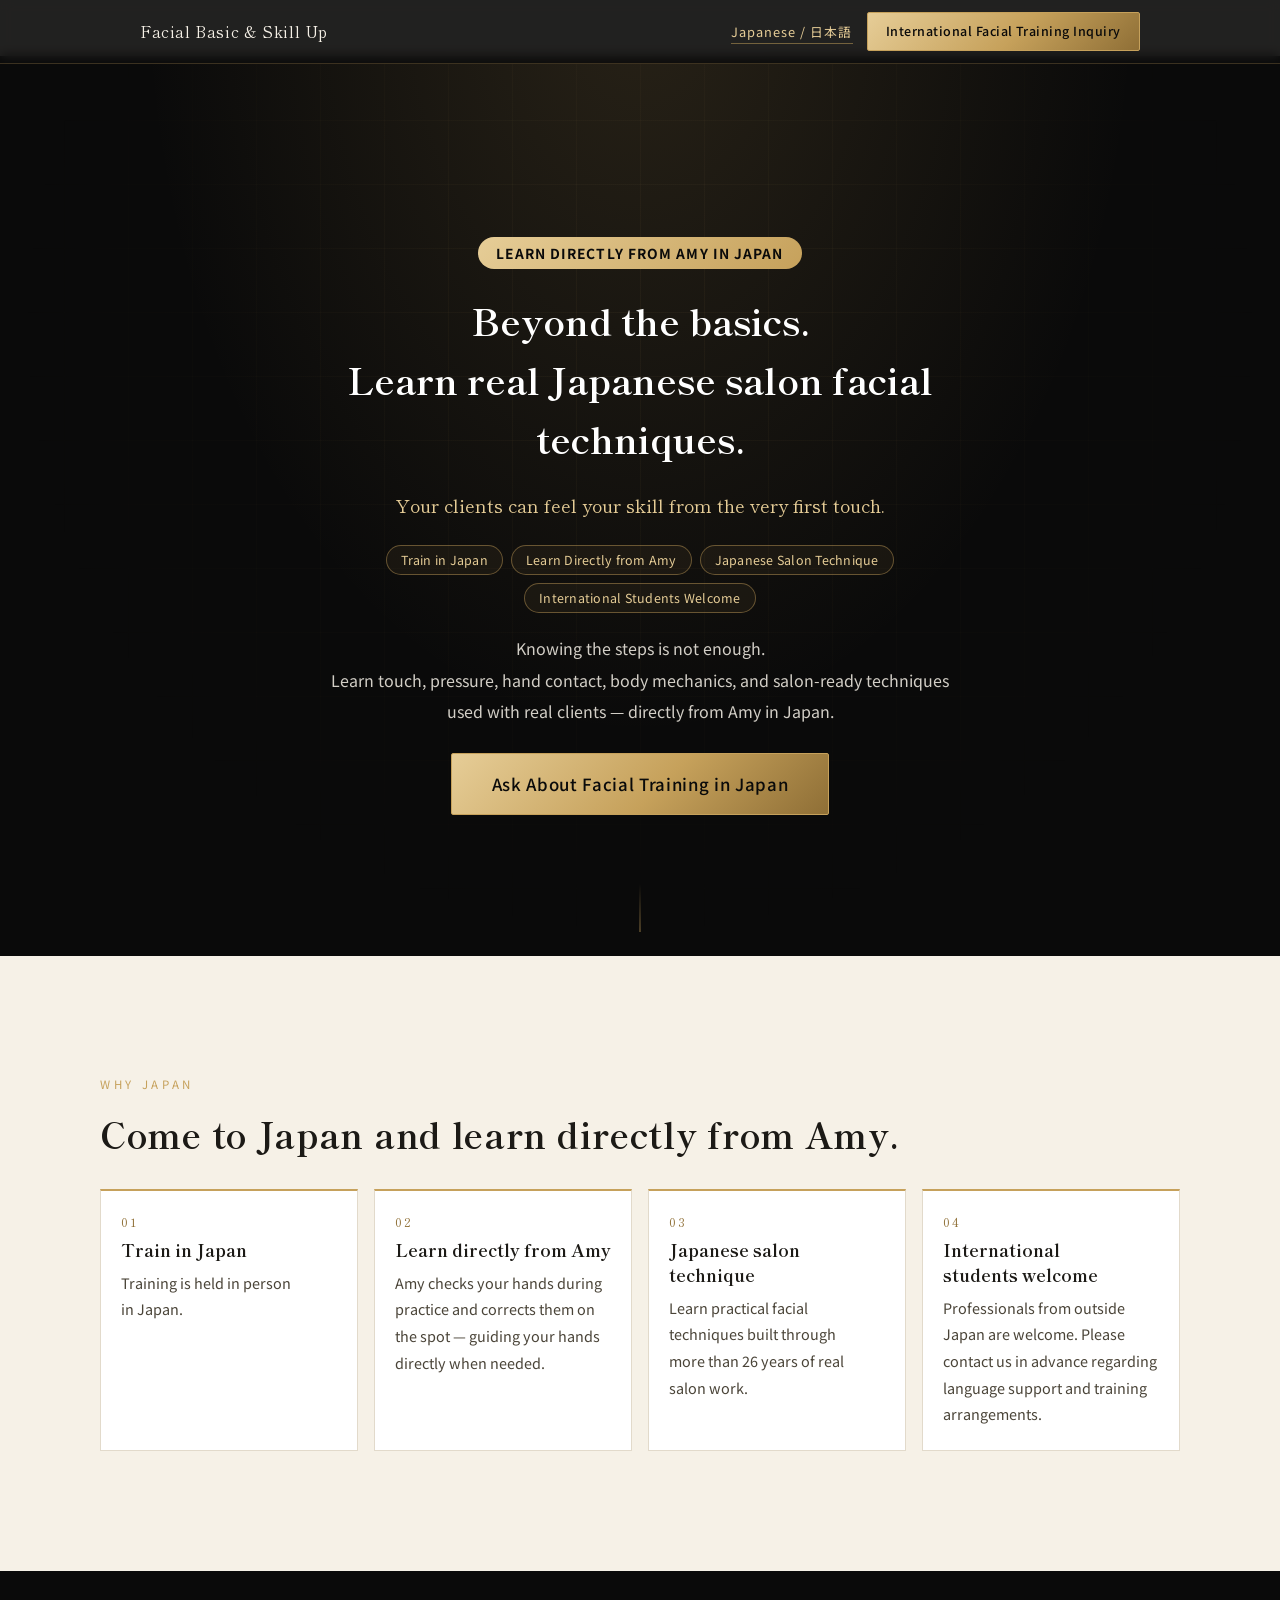
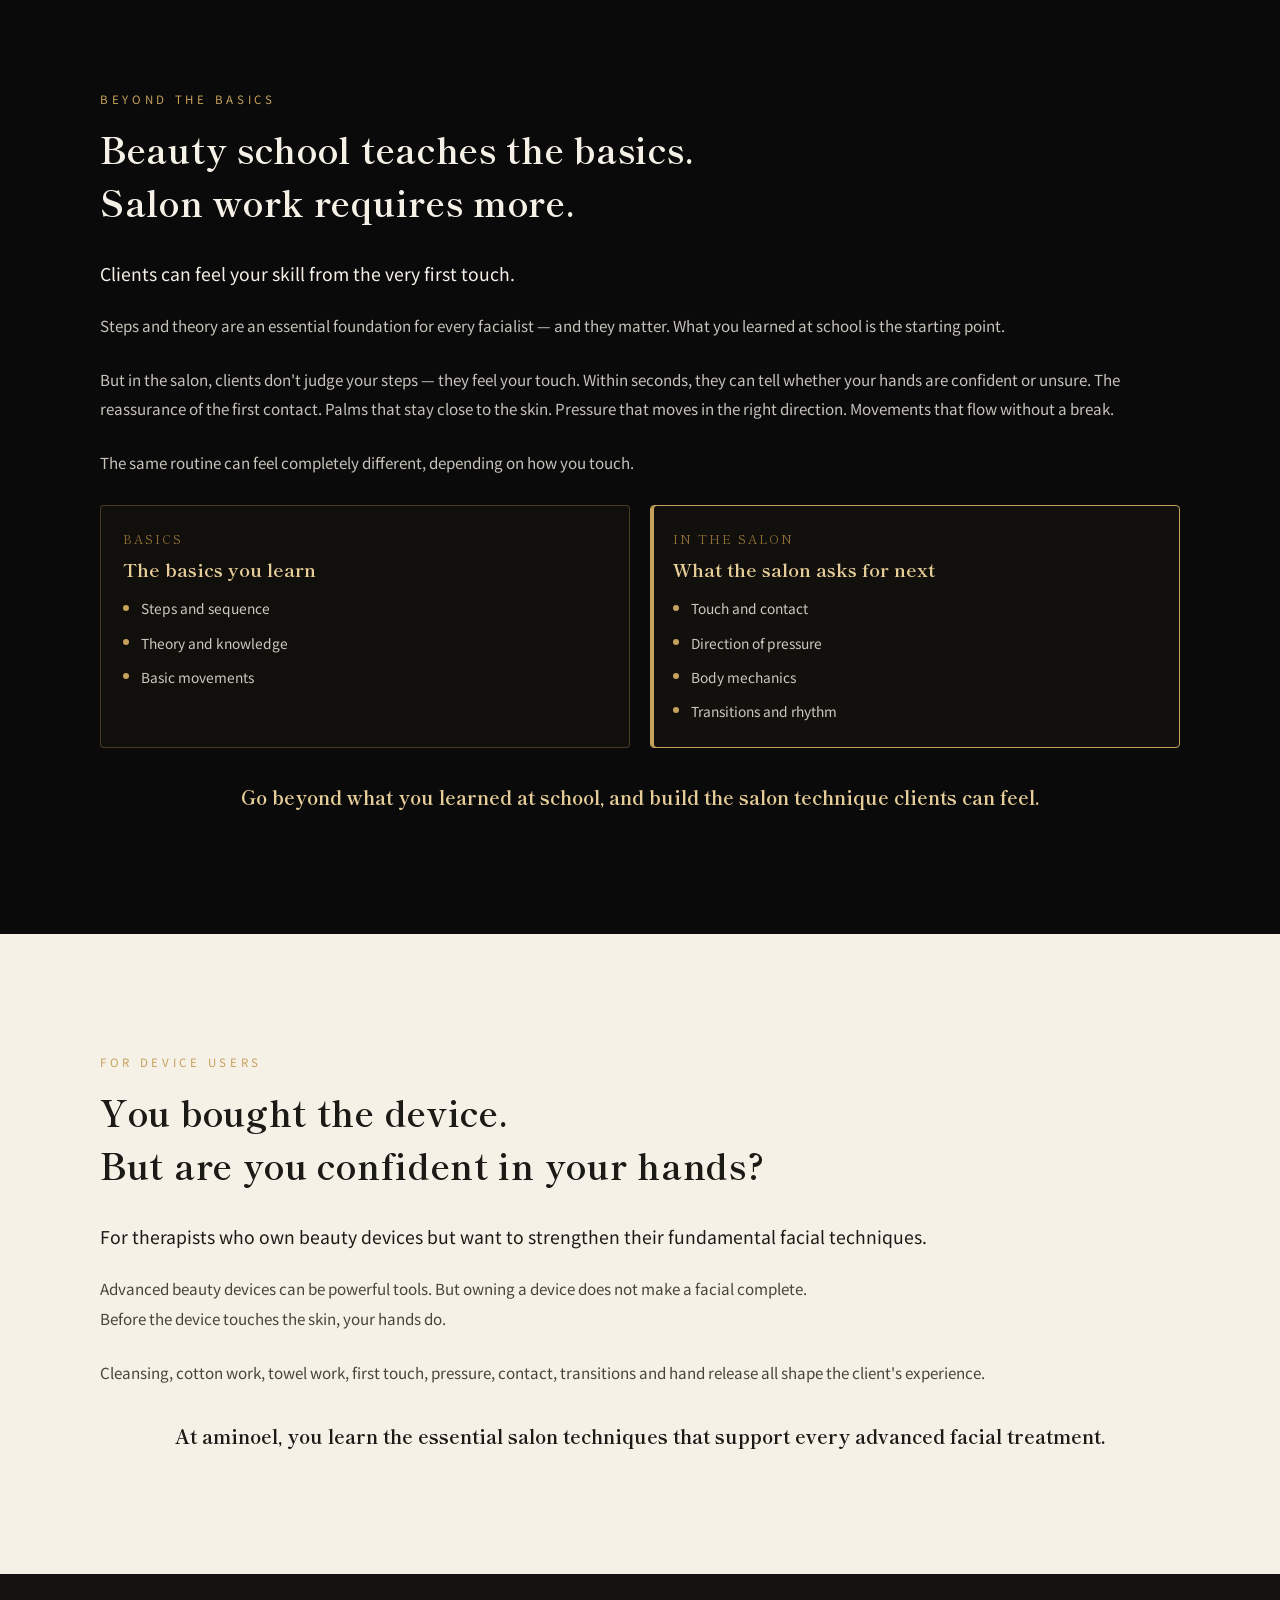
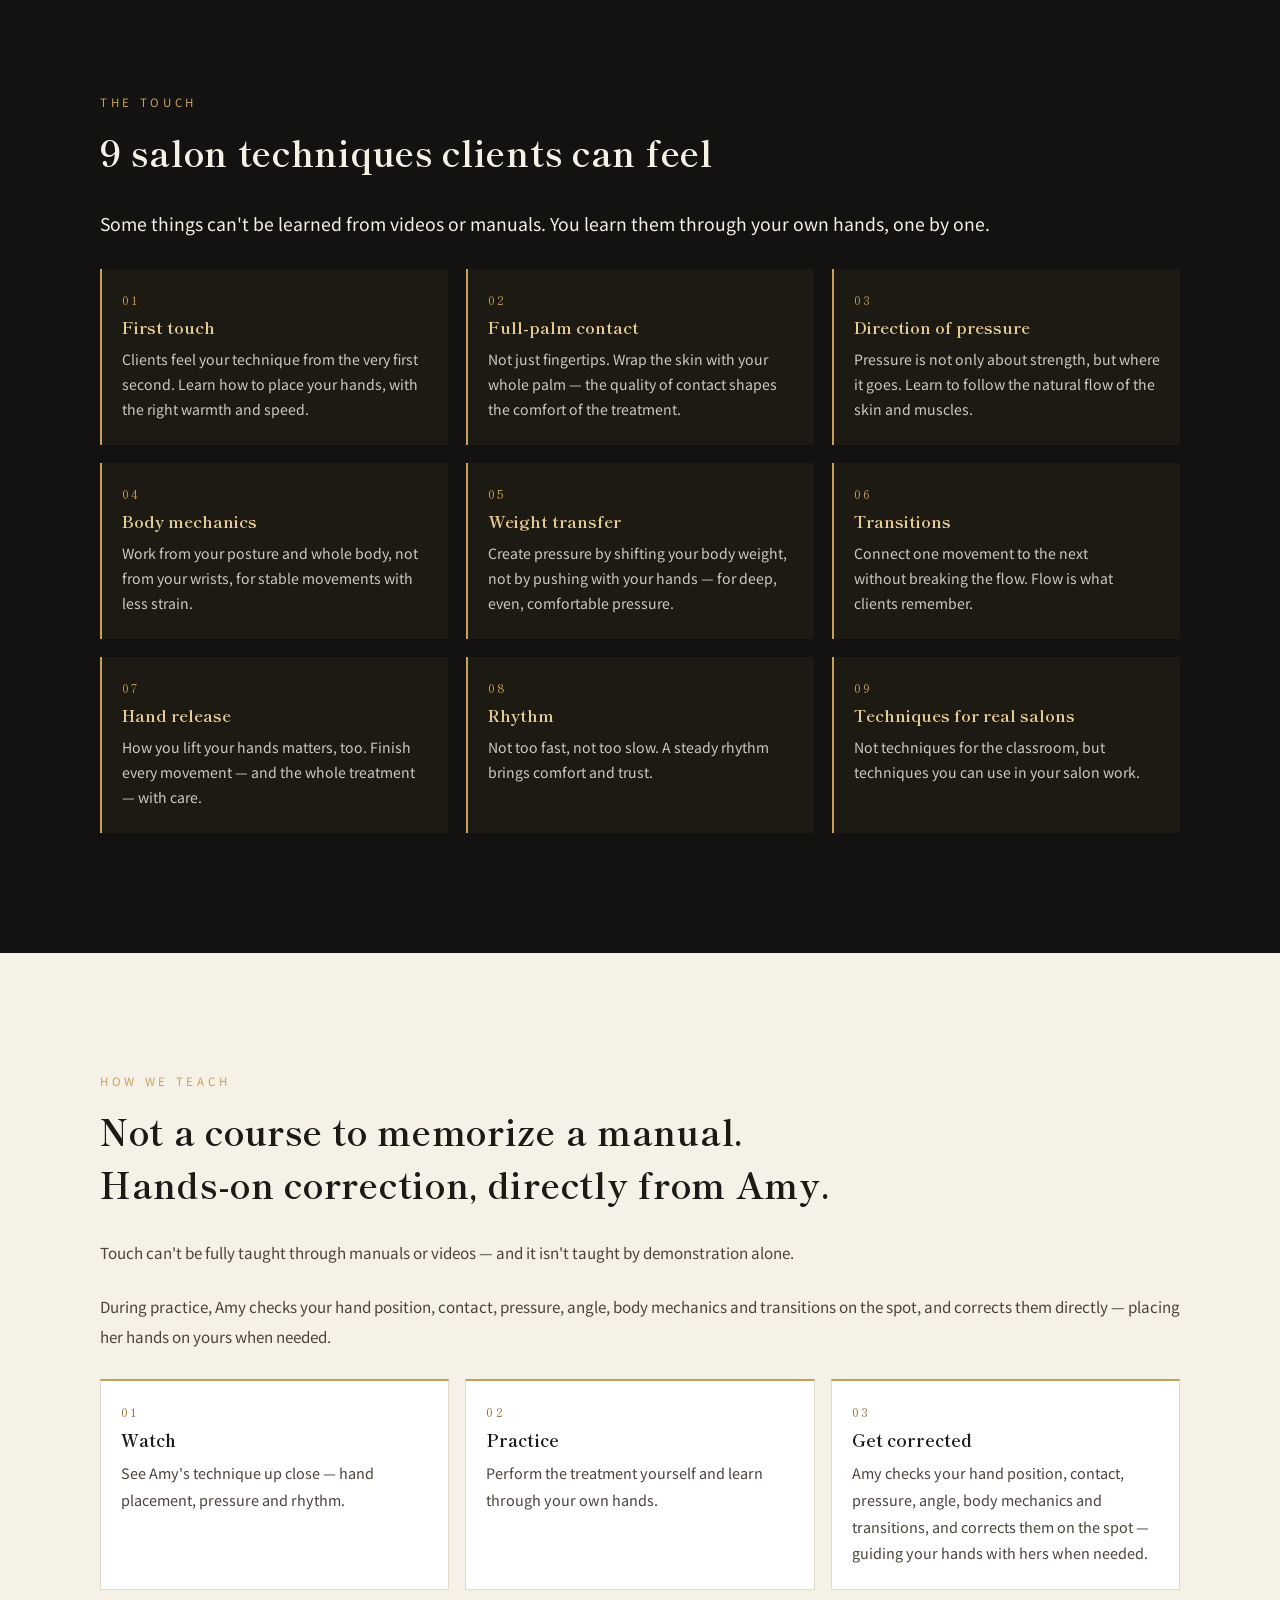
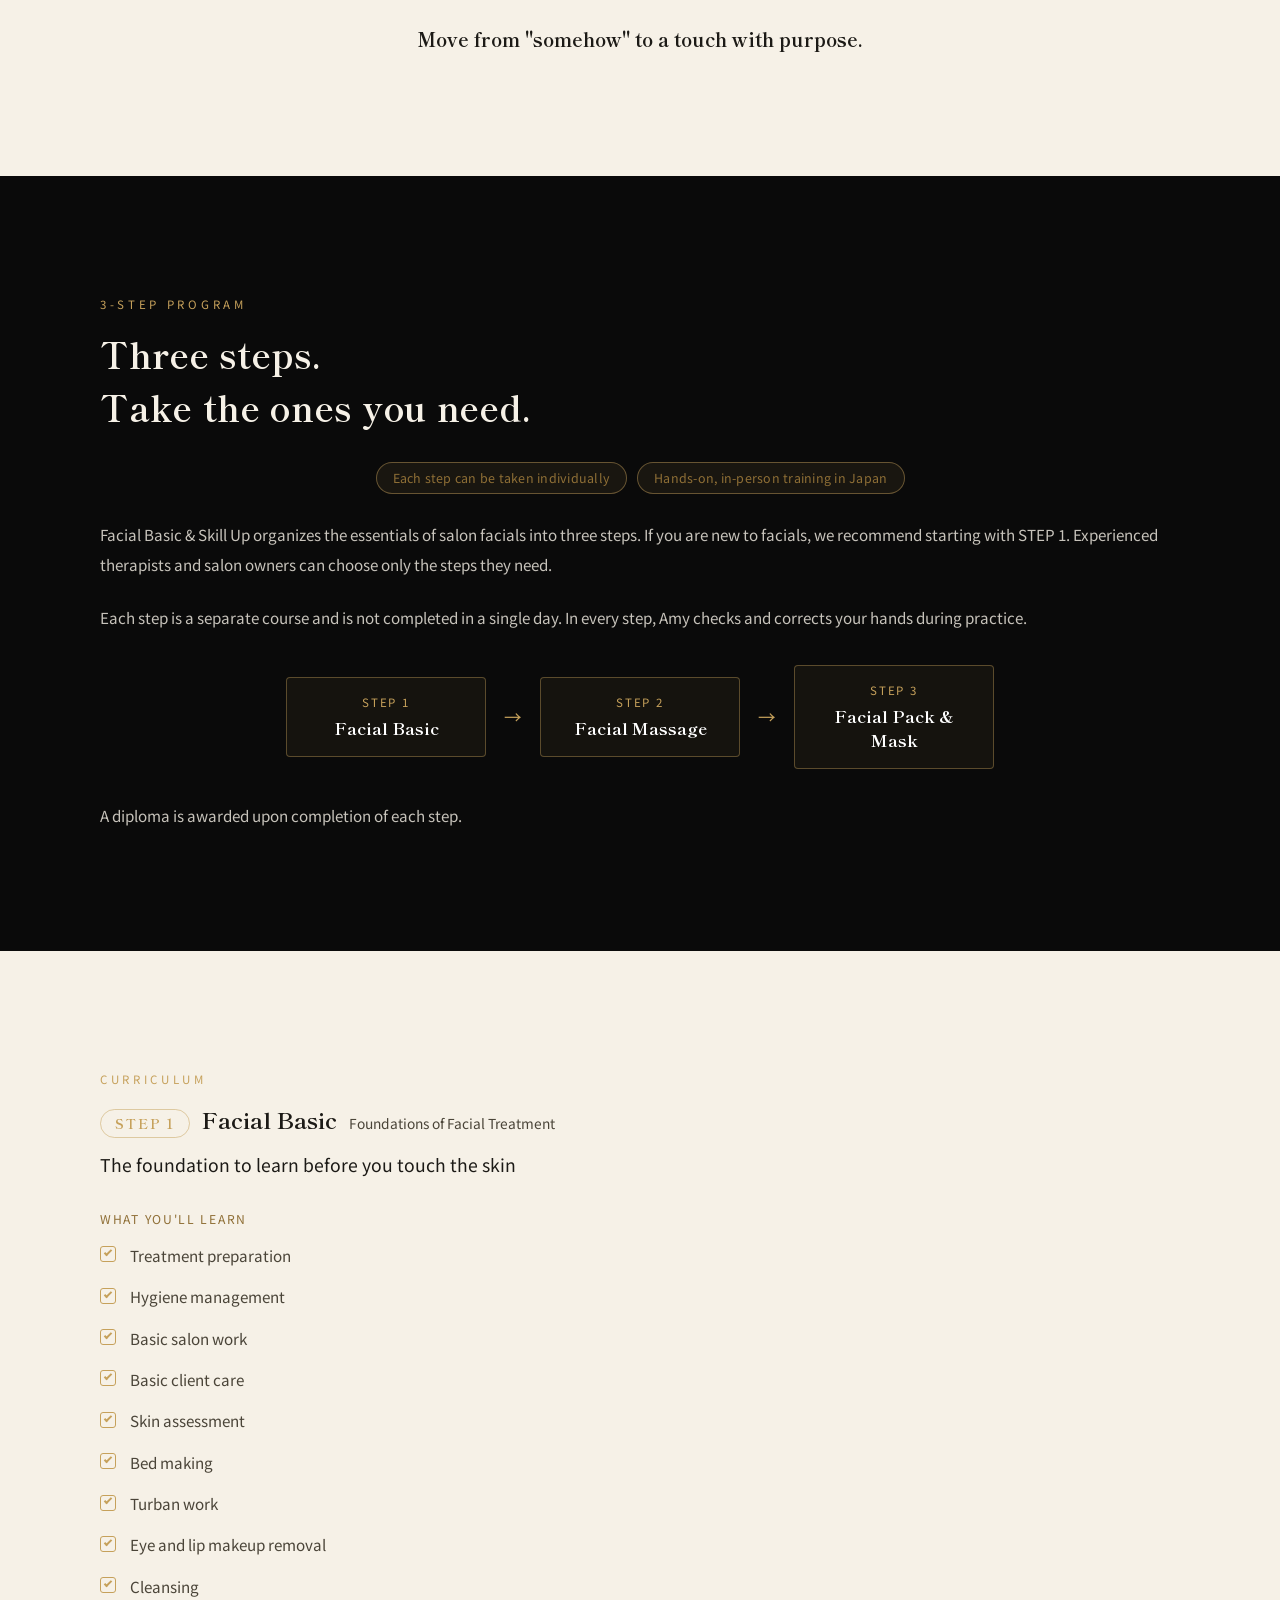
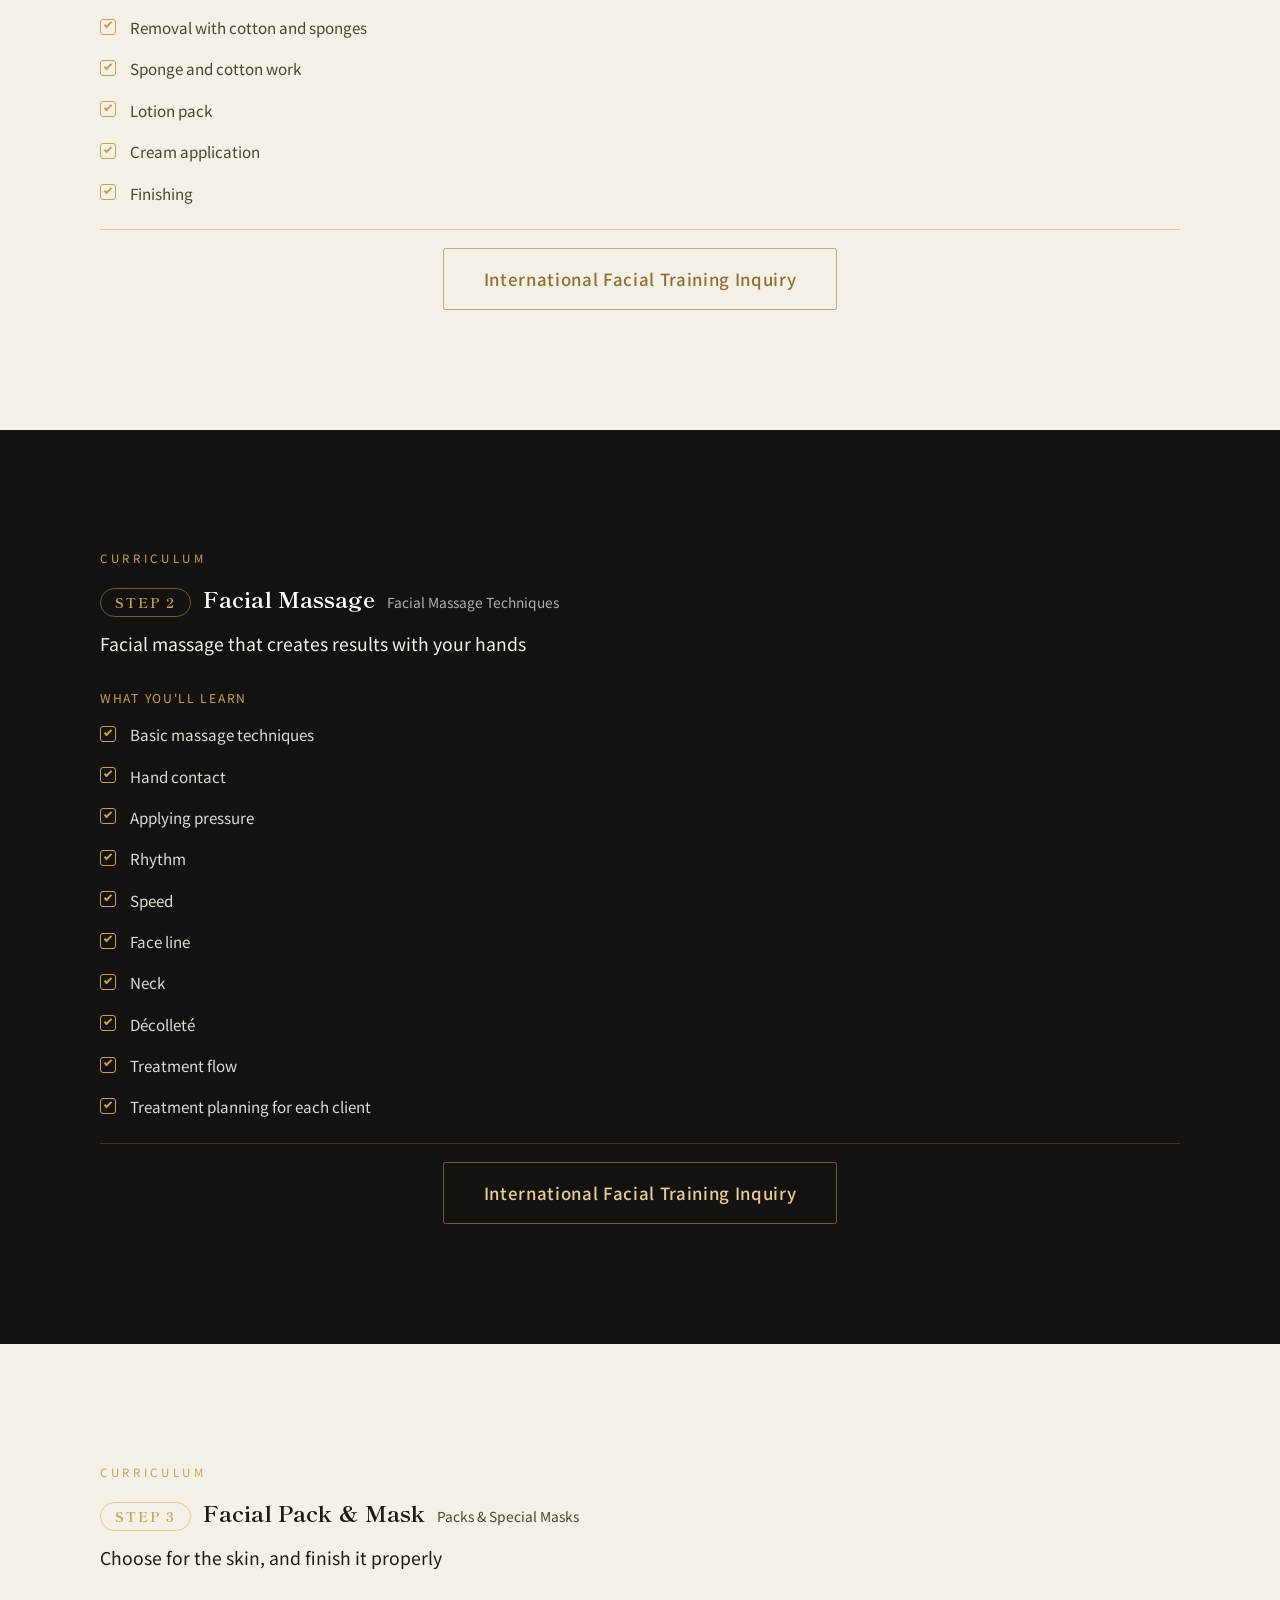
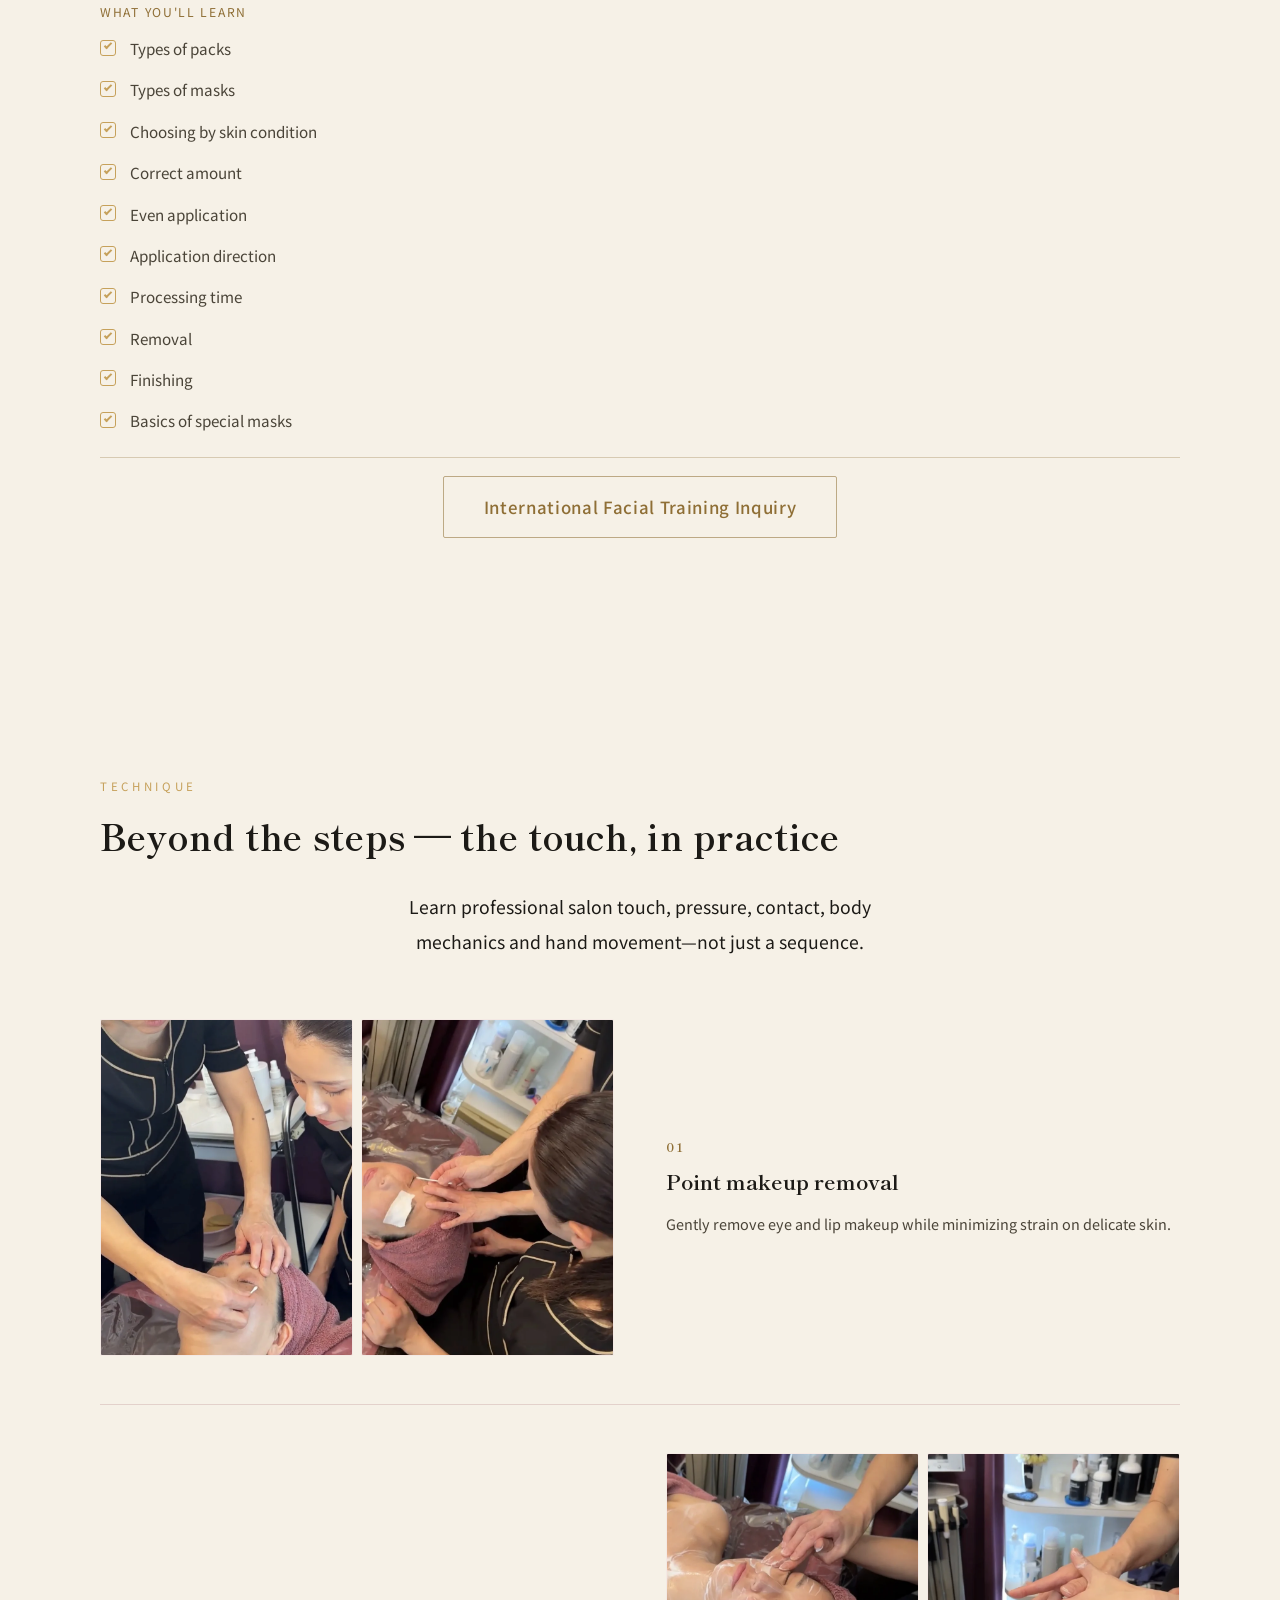
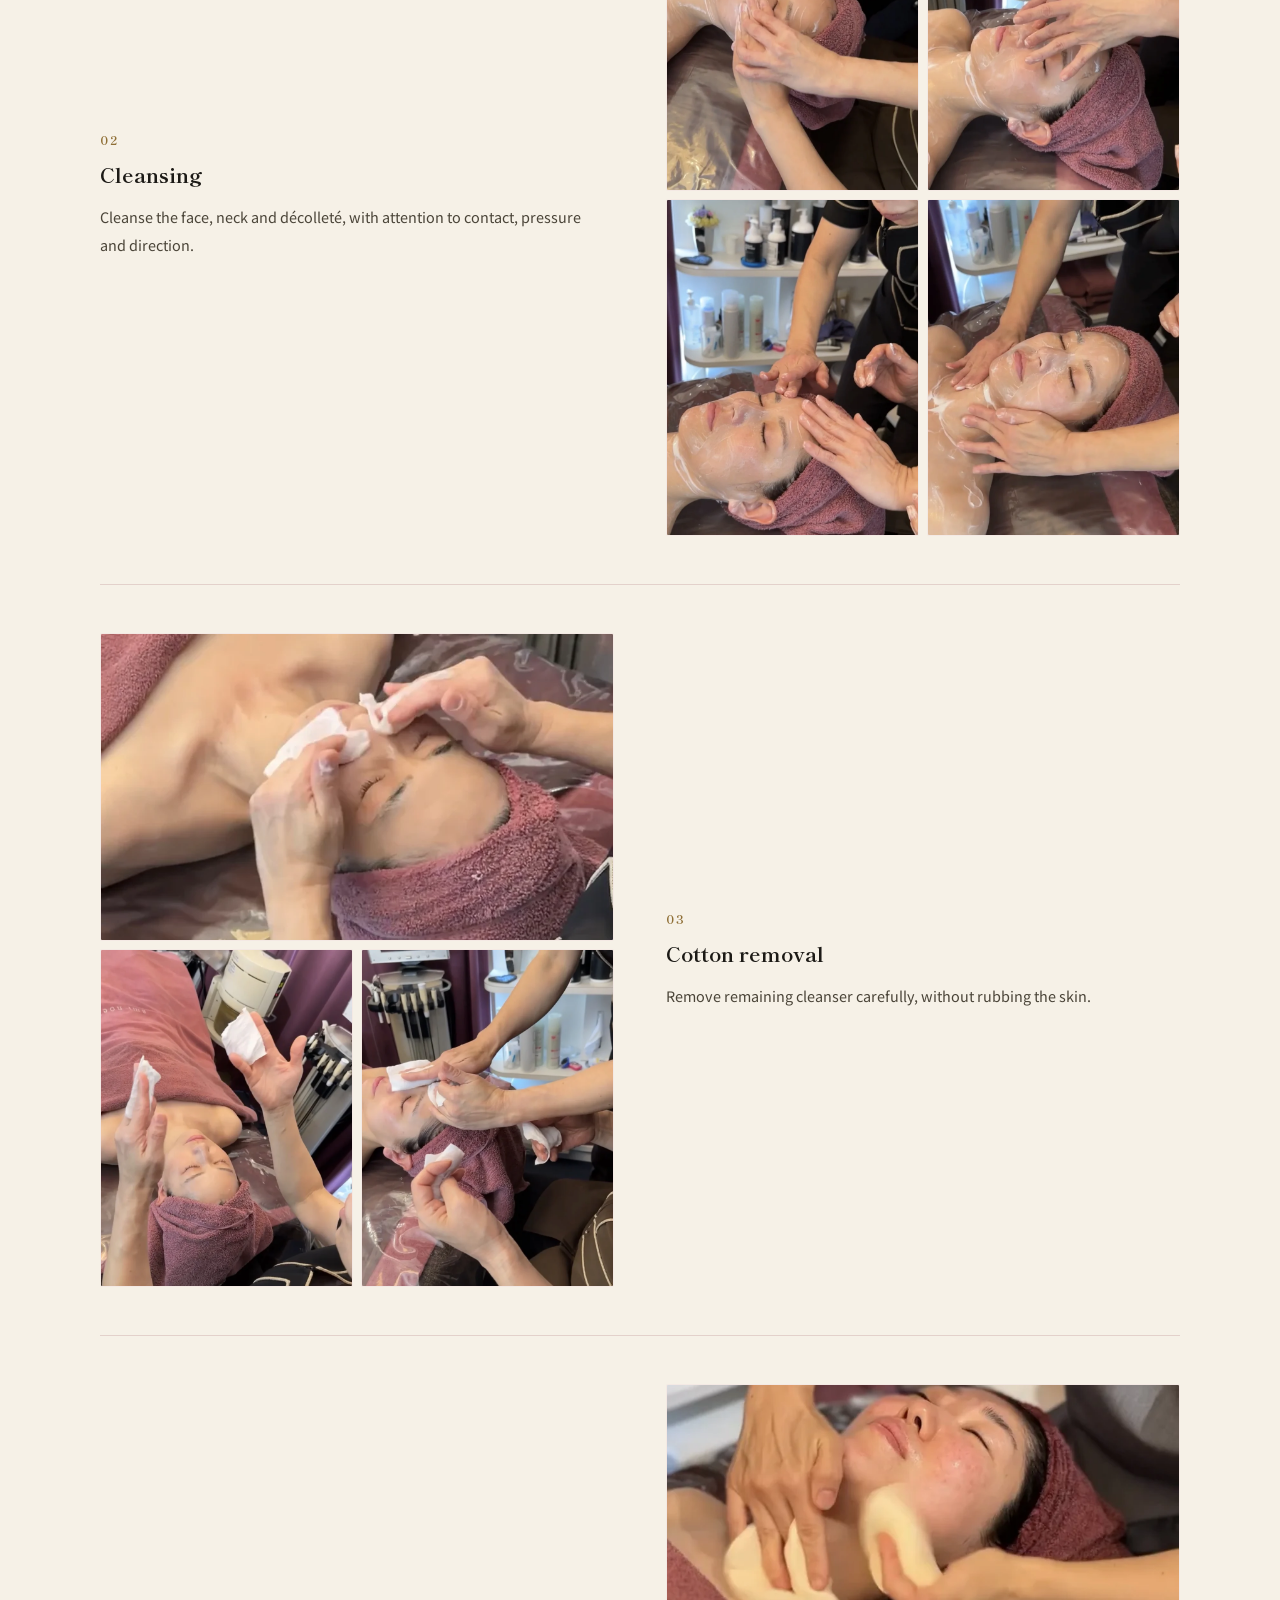
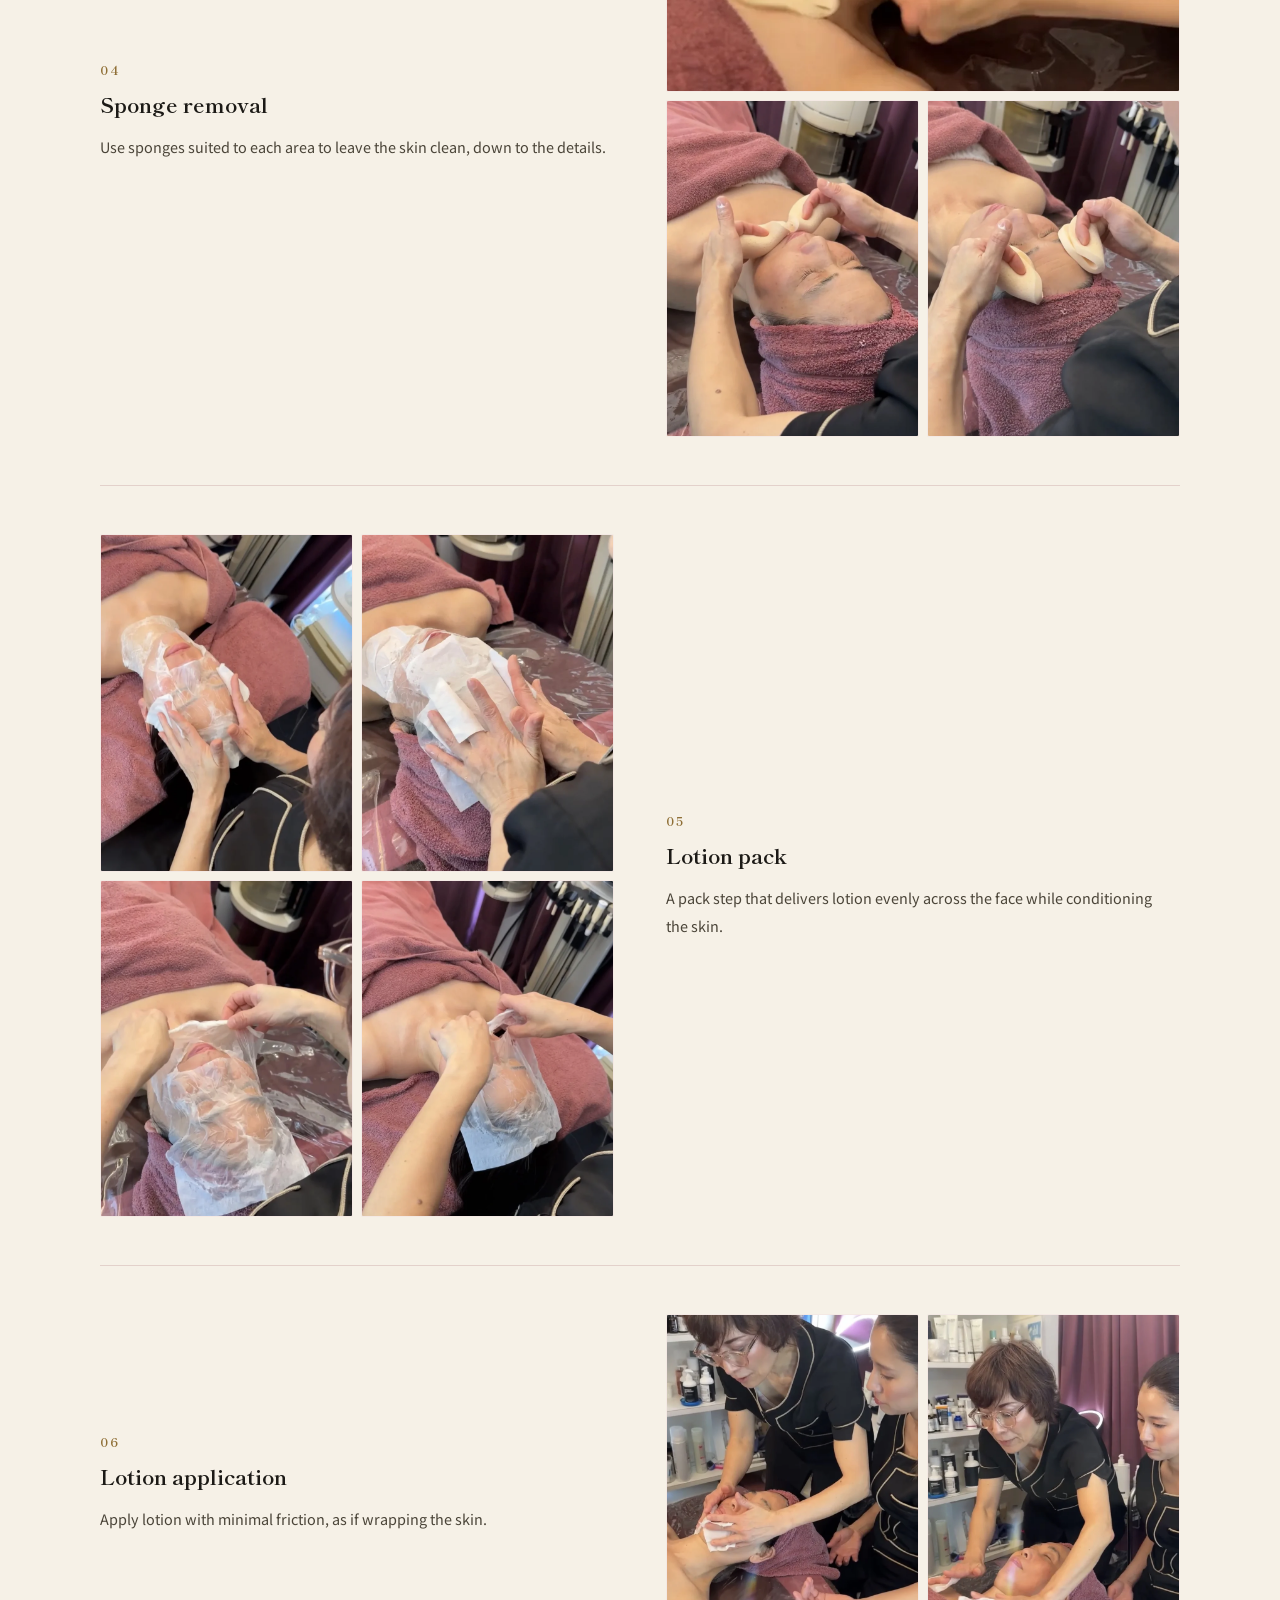
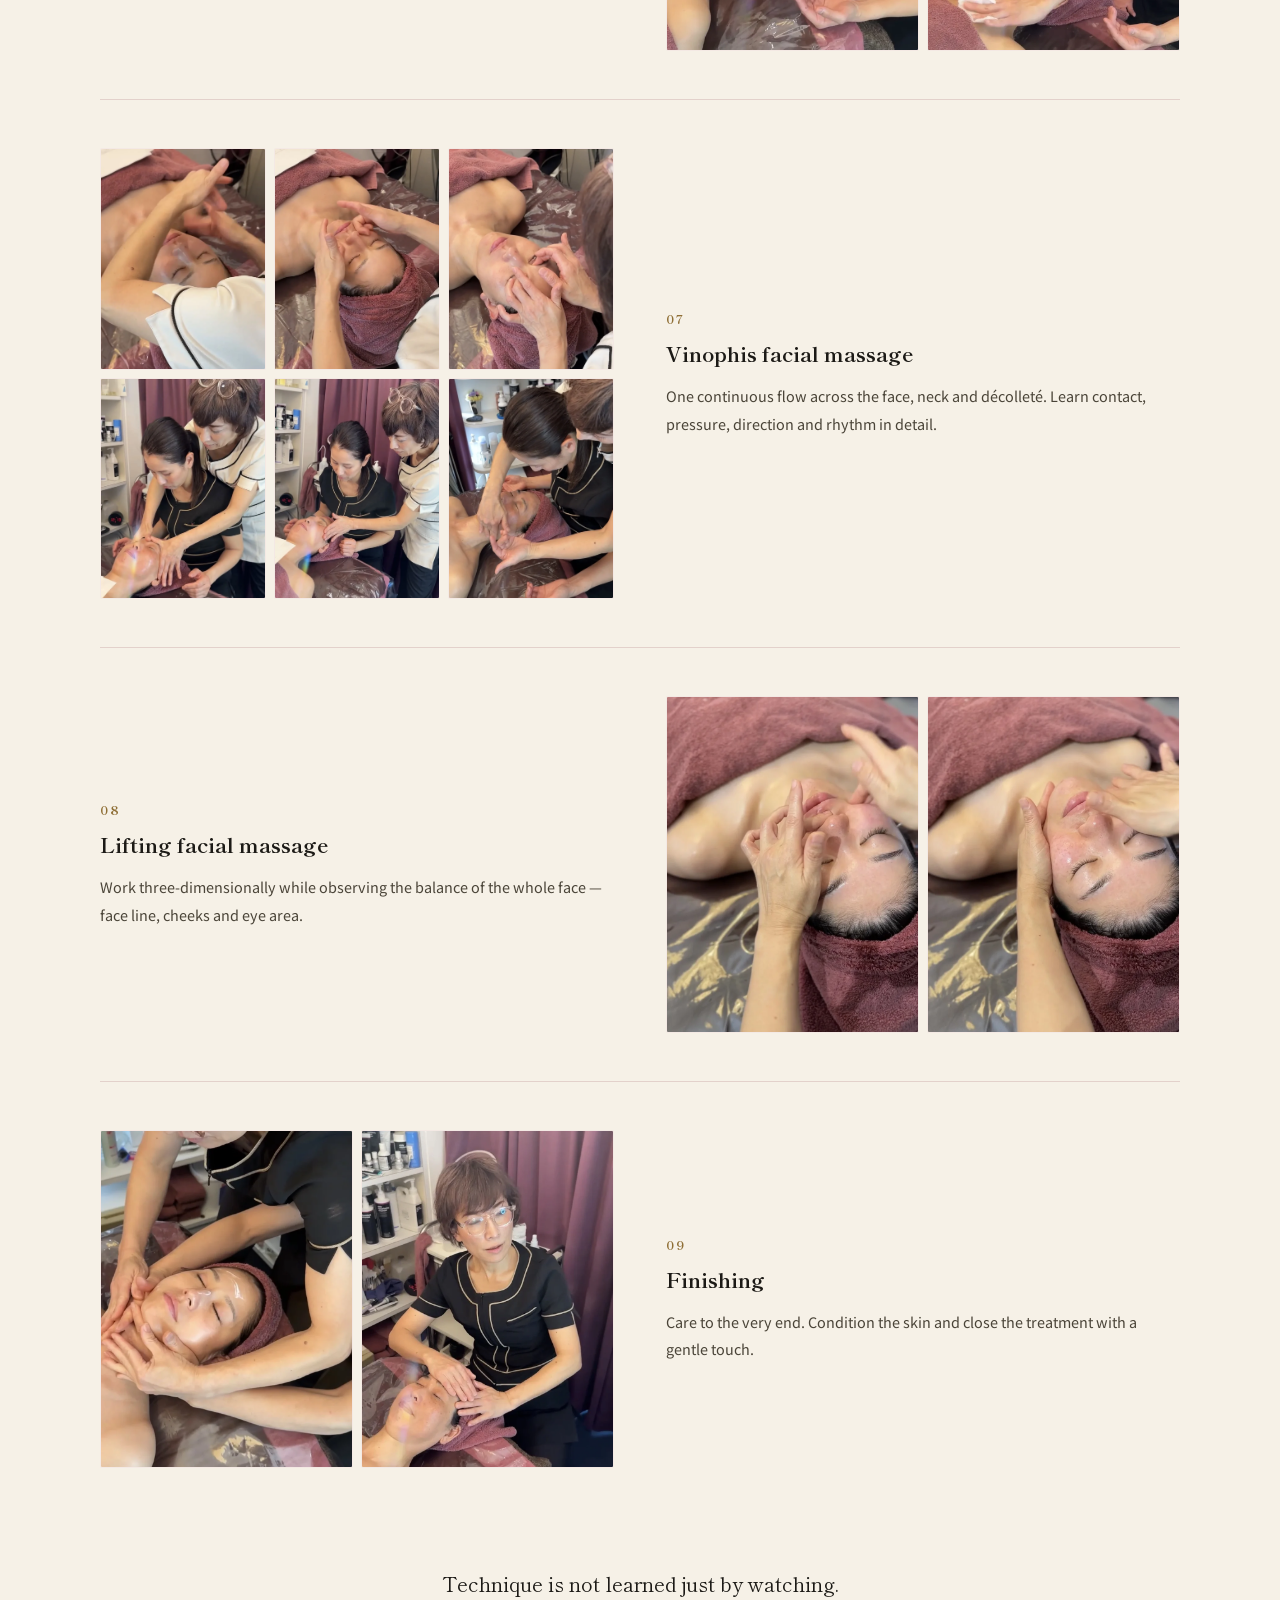
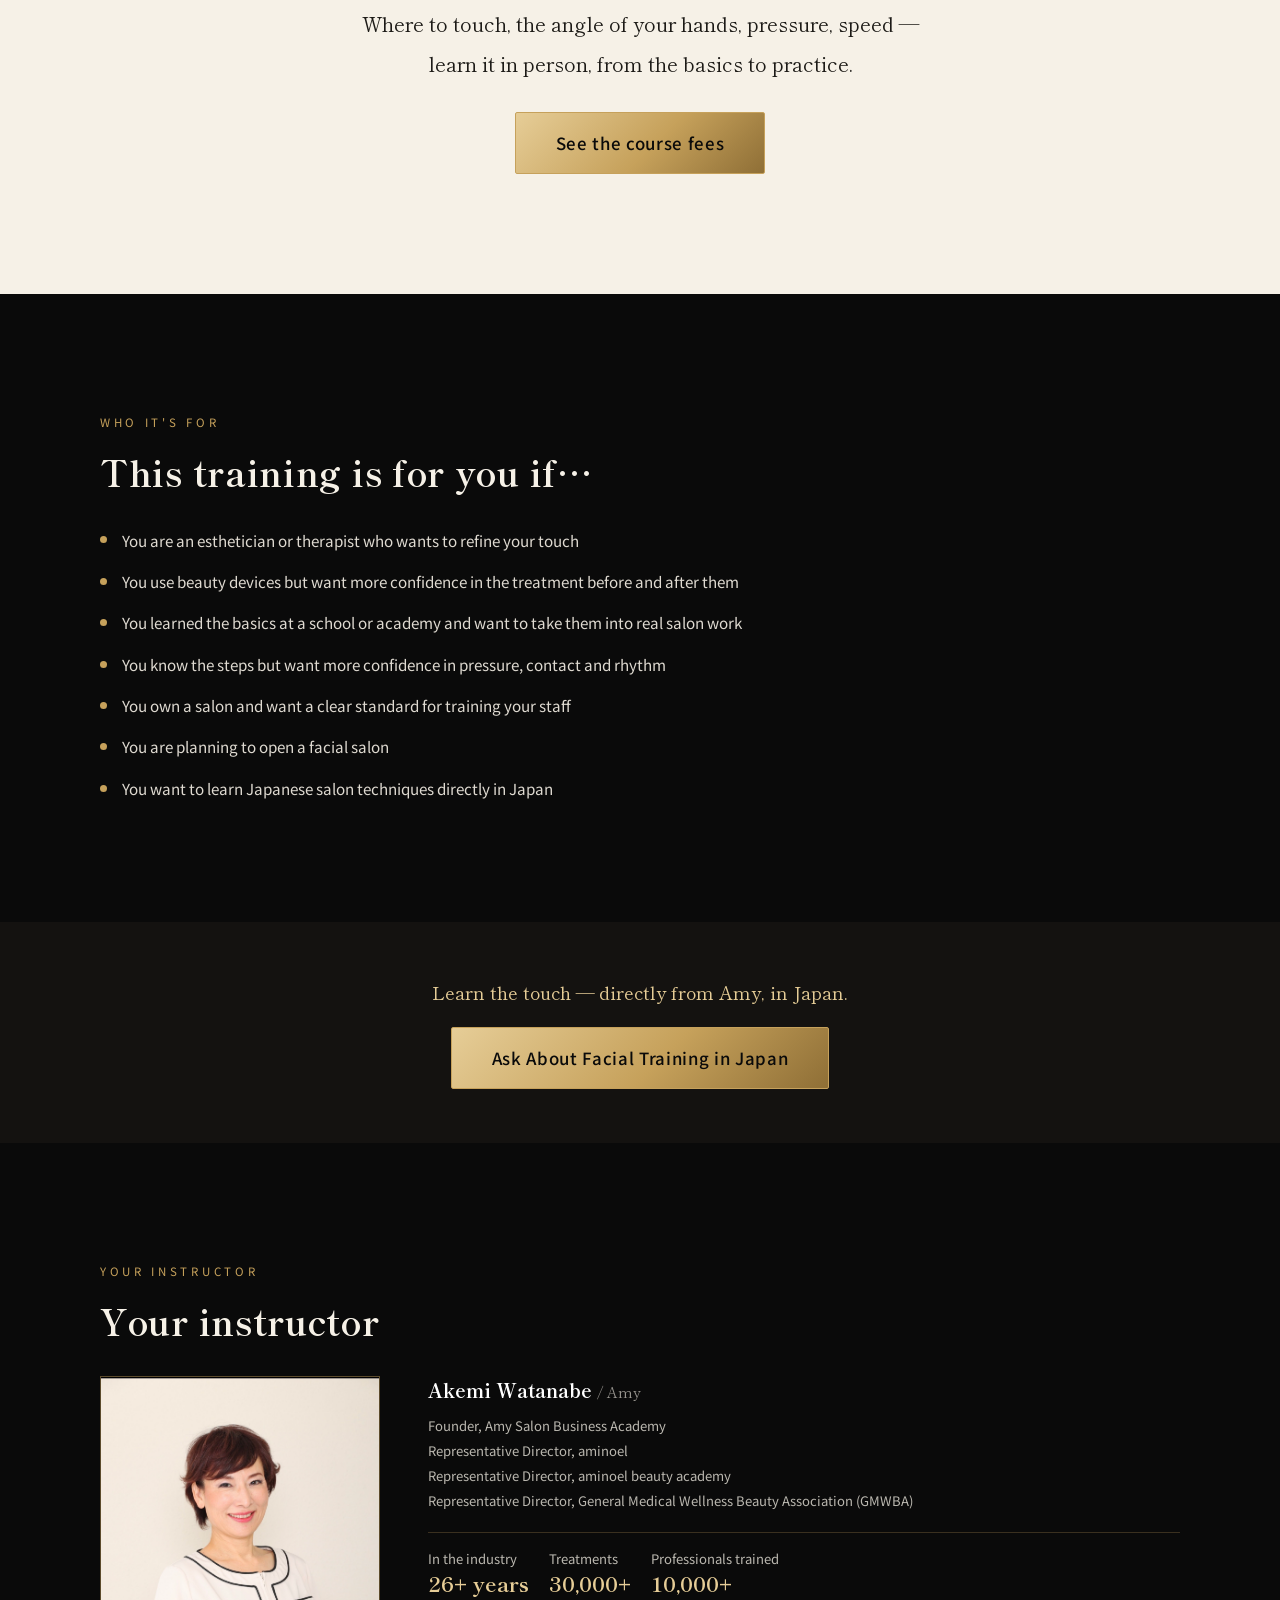
<file: en/index.html>
<!DOCTYPE html>
<html lang="en" translate="no" class="notranslate">
<head>
<meta charset="UTF-8">
<meta name="viewport" content="width=device-width, initial-scale=1.0">
<!-- Always display this page in English: disable automatic browser translation (Chrome, Safari, etc.) -->
<meta name="google" content="notranslate">
<meta http-equiv="Content-Language" content="en">
<title>Facial Basic & Skill Up | Japanese Salon Facial Training with Amy in Japan</title>
<meta name="description" content="Beyond the basics. Learn real Japanese salon facial techniques directly from Amy in Japan — touch, pressure, hand contact, body mechanics and the first touch your clients can feel.">
<meta name="robots" content="index,follow">
<link rel="canonical" href="https://aminoel0307-ship-it.github.io/facial-basic-lp/en/">
<link rel="alternate" hreflang="ja" href="https://aminoel0307-ship-it.github.io/facial-basic-lp/">
<link rel="alternate" hreflang="en" href="https://aminoel0307-ship-it.github.io/facial-basic-lp/en/">
<link rel="alternate" hreflang="x-default" href="https://aminoel0307-ship-it.github.io/facial-basic-lp/">

<meta property="og:type" content="website">
<meta property="og:url" content="https://aminoel0307-ship-it.github.io/facial-basic-lp/en/">
<meta property="og:title" content="Facial Basic &amp; Skill Up | Japanese Salon Facial Training in Japan">
<meta property="og:description" content="Beyond the basics. Learn real Japanese salon facial techniques directly from Amy in Japan — touch, pressure, hand contact, body mechanics and the first touch your clients can feel.">
<meta property="og:site_name" content="Facial Basic &amp; Skill Up">
<meta property="og:locale" content="en_US">
<meta property="og:locale:alternate" content="ja_JP">
<meta property="og:image" content="https://aminoel0307-ship-it.github.io/facial-basic-lp/assets/ogp/ogp-facial-vinophis-lesson.jpg">
<meta property="og:image:type" content="image/jpeg">
<meta property="og:image:width" content="1200">
<meta property="og:image:height" content="630">
<meta property="og:image:alt" content="Facial Basic &amp; Skill Up: the instructor guiding a student's facial massage technique during hands-on training">
<meta name="twitter:card" content="summary_large_image">
<meta name="twitter:image" content="https://aminoel0307-ship-it.github.io/facial-basic-lp/assets/ogp/ogp-facial-vinophis-lesson.jpg">
<meta name="twitter:image:alt" content="Facial Basic &amp; Skill Up: the instructor guiding a student's facial massage technique during hands-on training">

<link rel="icon" href="../favicon.svg" type="image/svg+xml">

<link rel="preconnect" href="https://fonts.googleapis.com">
<link rel="preconnect" href="https://fonts.gstatic.com" crossorigin>
<link href="https://fonts.googleapis.com/css2?family=Shippori+Mincho:wght@500;700&family=Noto+Sans+JP:wght@300;400;500;700&display=swap" rel="stylesheet">

<link rel="stylesheet" href="../css/style.css">
</head>
<body class="notranslate" translate="no">

<a class="skip-link" href="#main">Skip to content</a>

<header class="site-header" id="site-header">
  <div class="site-header__inner">
    <a href="#top" class="site-header__logo">Facial Basic &amp;<br class="sp-only"> Skill Up</a>
    <div class="site-header__actions">
      <a href="../" class="site-header__lang site-header__lang--stack" hreflang="ja" aria-label="Japanese page"><span>Japanese /</span> <span lang="ja">日本語</span></a>
      <a href="#" class="btn btn--small btn--gold js-cta-intl site-header__cta site-header__cta--wrap">International Facial Training Inquiry</a>
    </div>
  </div>
</header>

<main id="main">

  <!-- 1. Hero -->
  <section class="hero" id="top" aria-label="Introduction">
    <div class="hero__inner">
      <p class="hero__badge">LEARN DIRECTLY FROM AMY IN JAPAN</p>

      <h1 class="hero__title">Beyond the basics.<br>Learn real Japanese salon facial techniques.</h1>

      <p class="hero__lead" style="font-family:var(--font-serif);font-size:clamp(1rem,3.4vw,1.15rem);color:var(--color-gold-light);margin-bottom:22px;">
        Your clients can feel your skill from the very first touch.
      </p>

      <div class="hero__tags" aria-label="Highlights">
        <span class="hero__tag">Train in Japan</span>
        <span class="hero__tag">Learn Directly from Amy</span>
        <span class="hero__tag">Japanese Salon Technique</span>
        <span class="hero__tag">International Students Welcome</span>
      </div>

      <p class="hero__lead">
        Knowing the steps is not enough.<br>
        Learn touch, pressure, hand contact, body mechanics, and salon-ready techniques used with real clients — directly from Amy in Japan.
      </p>

      <div class="hero__cta-group">
        <a href="#" class="btn btn--gold btn--large js-cta-intl">Ask About Facial Training in Japan</a>
      </div>
    </div>
    <div class="hero__scroll" aria-hidden="true"></div>
  </section>

  <!-- 2. Why Japan -->
  <section class="section section--ivory" aria-labelledby="why-japan-title">
    <div class="section__inner">
      <p class="section__eyebrow">WHY JAPAN</p>
      <h2 class="section__title" id="why-japan-title">Come to Japan and learn directly from Amy.</h2>
      <div class="teach-steps teach-steps--four">
        <div class="teach-step"><p class="teach-step__num">01</p><h3 class="teach-step__title">Train in Japan</h3><p class="teach-step__text">Training is held in person in Japan.</p></div>
        <div class="teach-step"><p class="teach-step__num">02</p><h3 class="teach-step__title">Learn directly from Amy</h3><p class="teach-step__text">Amy checks your hands during practice and corrects them on the spot — guiding your hands directly when needed.</p></div>
        <div class="teach-step"><p class="teach-step__num">03</p><h3 class="teach-step__title">Japanese salon technique</h3><p class="teach-step__text">Learn practical facial techniques built through more than 26 years of real salon work.</p></div>
        <div class="teach-step"><p class="teach-step__num">04</p><h3 class="teach-step__title">International students welcome</h3><p class="teach-step__text">Professionals from outside Japan are welcome. Please contact us in advance regarding language support and training arrangements.</p></div>
      </div>
    </div>
  </section>

  <!-- 3. Beyond the Basics -->
  <section class="section section--dark" aria-labelledby="beyond-title">
    <div class="section__inner">
      <p class="section__eyebrow">BEYOND THE BASICS</p>
      <h2 class="section__title" id="beyond-title">Beauty school teaches the basics.<br>Salon work requires more.</h2>
      <p class="section__lead">Clients can feel your skill from the very first touch.</p>
      <p class="section__text">Steps and theory are an essential foundation for every facialist — and they matter. What you learned at school is the starting point.</p>
      <p class="section__text">But in the salon, clients don't judge your steps — they feel your touch. Within seconds, they can tell whether your hands are confident or unsure. The reassurance of the first contact. Palms that stay close to the skin. Pressure that moves in the right direction. Movements that flow without a break.</p>
      <p class="section__text">The same routine can feel completely different, depending on how you touch.</p>
      <div class="biz-grid biz-grid--two">
        <div class="biz-card">
          <p class="biz-card__num">BASICS</p>
          <h3 class="biz-card__title">The basics you learn</h3>
          <ul class="biz-card__list">
            <li>Steps and sequence</li>
            <li>Theory and knowledge</li>
            <li>Basic movements</li>
          </ul>
        </div>
        <div class="biz-card biz-card--accent">
          <p class="biz-card__num">IN THE SALON</p>
          <h3 class="biz-card__title">What the salon asks for next</h3>
          <ul class="biz-card__list">
            <li>Touch and contact</li>
            <li>Direction of pressure</li>
            <li>Body mechanics</li>
            <li>Transitions and rhythm</li>
          </ul>
        </div>
      </div>
      <p class="section__closing">Go beyond what you learned at school, and build the salon technique clients can feel.</p>
    </div>
  </section>

  <!-- 4. For Device Users -->
  <section class="section section--ivory" aria-labelledby="device-title">
    <div class="section__inner">
      <p class="section__eyebrow">FOR DEVICE USERS</p>
      <h2 class="section__title" id="device-title">You bought the device.<br>But are you confident in your hands?</h2>
      <p class="section__lead">For therapists who own beauty devices but want to strengthen their fundamental facial techniques.</p>
      <p class="section__text">
        Advanced beauty devices can be powerful tools. But owning a device does not make a facial complete.<br>
        Before the device touches the skin, your hands do.
      </p>
      <p class="section__text">Cleansing, cotton work, towel work, first touch, pressure, contact, transitions and hand release all shape the client's experience.</p>
      <p class="section__closing">At aminoel, you learn the essential salon techniques that support every advanced facial treatment.</p>
    </div>
  </section>

  <!-- 5. The Touch -->
  <section class="section section--dark-2" aria-labelledby="touch-title">
    <div class="section__inner">
      <p class="section__eyebrow">THE TOUCH</p>
      <h2 class="section__title" id="touch-title">9 salon techniques clients can feel</h2>
      <p class="section__lead">Some things can't be learned from videos or manuals. You learn them through your own hands, one by one.</p>
      <div class="benefit-grid touch-grid">
        <div class="benefit-card"><span class="benefit-card__num">01</span><h3 class="benefit-card__title">First touch</h3><p class="benefit-card__text">Clients feel your technique from the very first second. Learn how to place your hands, with the right warmth and speed.</p></div>
        <div class="benefit-card"><span class="benefit-card__num">02</span><h3 class="benefit-card__title">Full-palm contact</h3><p class="benefit-card__text">Not just fingertips. Wrap the skin with your whole palm — the quality of contact shapes the comfort of the treatment.</p></div>
        <div class="benefit-card"><span class="benefit-card__num">03</span><h3 class="benefit-card__title">Direction of pressure</h3><p class="benefit-card__text">Pressure is not only about strength, but where it goes. Learn to follow the natural flow of the skin and muscles.</p></div>
        <div class="benefit-card"><span class="benefit-card__num">04</span><h3 class="benefit-card__title">Body mechanics</h3><p class="benefit-card__text">Work from your posture and whole body, not from your wrists, for stable movements with less strain.</p></div>
        <div class="benefit-card"><span class="benefit-card__num">05</span><h3 class="benefit-card__title">Weight transfer</h3><p class="benefit-card__text">Create pressure by shifting your body weight, not by pushing with your hands — for deep, even, comfortable pressure.</p></div>
        <div class="benefit-card"><span class="benefit-card__num">06</span><h3 class="benefit-card__title">Transitions</h3><p class="benefit-card__text">Connect one movement to the next without breaking the flow. Flow is what clients remember.</p></div>
        <div class="benefit-card"><span class="benefit-card__num">07</span><h3 class="benefit-card__title">Hand release</h3><p class="benefit-card__text">How you lift your hands matters, too. Finish every movement — and the whole treatment — with care.</p></div>
        <div class="benefit-card"><span class="benefit-card__num">08</span><h3 class="benefit-card__title">Rhythm</h3><p class="benefit-card__text">Not too fast, not too slow. A steady rhythm brings comfort and trust.</p></div>
        <div class="benefit-card"><span class="benefit-card__num">09</span><h3 class="benefit-card__title">Techniques for real salons</h3><p class="benefit-card__text">Not techniques for the classroom, but techniques you can use in your salon work.</p></div>
      </div>
    </div>
  </section>

  <!-- 6. How We Teach -->
  <section class="section section--ivory" aria-labelledby="teach-title">
    <div class="section__inner">
      <p class="section__eyebrow">HOW WE TEACH</p>
      <h2 class="section__title" id="teach-title">Not a course to memorize a manual.<br>Hands-on correction, directly from Amy.</h2>
      <p class="section__text">Touch can't be fully taught through manuals or videos — and it isn't taught by demonstration alone.</p>
      <p class="section__text">During practice, Amy checks your hand position, contact, pressure, angle, body mechanics and transitions on the spot, and corrects them directly — placing her hands on yours when needed.</p>
      <div class="teach-steps">
        <div class="teach-step"><p class="teach-step__num">01</p><h3 class="teach-step__title">Watch</h3><p class="teach-step__text">See Amy's technique up close — hand placement, pressure and rhythm.</p></div>
        <div class="teach-step"><p class="teach-step__num">02</p><h3 class="teach-step__title">Practice</h3><p class="teach-step__text">Perform the treatment yourself and learn through your own hands.</p></div>
        <div class="teach-step"><p class="teach-step__num">03</p><h3 class="teach-step__title">Get corrected</h3><p class="teach-step__text">Amy checks your hand position, contact, pressure, angle, body mechanics and transitions, and corrects them on the spot — guiding your hands with hers when needed.</p></div>
      </div>
      <p class="section__closing">Move from "somehow" to a touch with purpose.</p>
    </div>
  </section>

  <!-- 7. 3-Step Program -->
  <section class="section section--dark" aria-labelledby="program-title">
    <div class="section__inner">
      <p class="section__eyebrow">3-STEP PROGRAM</p>
      <h2 class="section__title" id="program-title">Three steps.<br>Take the ones you need.</h2>

      <div class="price-notice">
        <span class="price-notice__badge">Each step can be taken individually</span>
        <span class="price-notice__badge">Hands-on, in-person training in Japan</span>
      </div>

      <p class="section__text">
        Facial Basic &amp; Skill Up organizes the essentials of salon facials into three steps. If you are new to facials, we recommend starting with STEP 1. Experienced therapists and salon owners can choose only the steps they need.
      </p>
      <p class="section__text">
        Each step is a separate course and is not completed in a single day. In every step, Amy checks and corrects your hands during practice.
      </p>

      <div class="step-flow" aria-label="STEP 1 to STEP 3">
        <div class="step-flow__node">
          <span class="step-flow__num">STEP 1</span>
          <span class="step-flow__label">Facial Basic</span>
        </div>
        <span class="step-flow__arrow" aria-hidden="true"></span>
        <div class="step-flow__node">
          <span class="step-flow__num">STEP 2</span>
          <span class="step-flow__label">Facial Massage</span>
        </div>
        <span class="step-flow__arrow" aria-hidden="true"></span>
        <div class="step-flow__node">
          <span class="step-flow__num">STEP 3</span>
          <span class="step-flow__label">Facial Pack &amp; Mask</span>
        </div>
      </div>
      <p class="section__text" style="margin:0;">A diploma is awarded upon completion of each step.</p>
    </div>
  </section>

  <!-- 7-1. STEP 1 -->
  <section class="section section--ivory" aria-labelledby="step1-title">
    <div class="section__inner">
      <p class="section__eyebrow">CURRICULUM</p>
      <div class="step-head">
        <span class="step-head__num">STEP 1</span>
        <span class="step-head__name-en" id="step1-title" style="color:var(--color-ink);">Facial Basic</span>
        <span class="step-head__name-ja" style="color:var(--color-ink-soft);">Foundations of Facial Treatment</span>
      </div>
      <p class="section__lead">The foundation to learn before you touch the skin</p>

      <div class="step-outcomes">
        <p class="step-outcomes__label">What you'll learn</p>
        <ul class="check-list" style="color:var(--color-ink-soft);">
          <li>Treatment preparation</li>
          <li>Hygiene management</li>
          <li>Basic salon work</li>
          <li>Basic client care</li>
          <li>Skin assessment</li>
          <li>Bed making</li>
          <li>Turban work</li>
          <li>Eye and lip makeup removal</li>
          <li>Cleansing</li>
          <li>Removal with cotton and sponges</li>
          <li>Sponge and cotton work</li>
          <li>Lotion pack</li>
          <li>Cream application</li>
          <li>Finishing</li>
        </ul>
      </div>

      <div class="step-note">
        <a href="#" class="btn btn--outline-gold btn--large js-cta-intl">International Facial Training Inquiry</a>
      </div>
    </div>
  </section>

  <!-- 7-2. STEP 2 -->
  <section class="section section--dark-2" aria-labelledby="step2-title">
    <div class="section__inner">
      <p class="section__eyebrow">CURRICULUM</p>
      <div class="step-head">
        <span class="step-head__num">STEP 2</span>
        <span class="step-head__name-en" id="step2-title">Facial Massage</span>
        <span class="step-head__name-ja">Facial Massage Techniques</span>
      </div>
      <p class="section__lead">Facial massage that creates results with your hands</p>

      <div class="step-outcomes">
        <p class="step-outcomes__label">What you'll learn</p>
        <ul class="check-list">
          <li>Basic massage techniques</li>
          <li>Hand contact</li>
          <li>Applying pressure</li>
          <li>Rhythm</li>
          <li>Speed</li>
          <li>Face line</li>
          <li>Neck</li>
          <li>Décolleté</li>
          <li>Treatment flow</li>
          <li>Treatment planning for each client</li>
        </ul>
      </div>

      <div class="step-note">
        <a href="#" class="btn btn--outline-ivory btn--large js-cta-intl">International Facial Training Inquiry</a>
      </div>
    </div>
  </section>

  <!-- 7-3. STEP 3 -->
  <section class="section section--ivory" aria-labelledby="step3-title">
    <div class="section__inner">
      <p class="section__eyebrow">CURRICULUM</p>
      <div class="step-head">
        <span class="step-head__num">STEP 3</span>
        <span class="step-head__name-en" id="step3-title" style="color:var(--color-ink);">Facial Pack &amp; Mask</span>
        <span class="step-head__name-ja" style="color:var(--color-ink-soft);">Packs &amp; Special Masks</span>
      </div>
      <p class="section__lead">Choose for the skin, and finish it properly</p>

      <div class="step-outcomes">
        <p class="step-outcomes__label">What you'll learn</p>
        <ul class="check-list" style="color:var(--color-ink-soft);">
          <li>Types of packs</li>
          <li>Types of masks</li>
          <li>Choosing by skin condition</li>
          <li>Correct amount</li>
          <li>Even application</li>
          <li>Application direction</li>
          <li>Processing time</li>
          <li>Removal</li>
          <li>Finishing</li>
          <li>Basics of special masks</li>
        </ul>
      </div>

      <div class="step-note">
        <a href="#" class="btn btn--outline-gold btn--large js-cta-intl">International Facial Training Inquiry</a>
      </div>
    </div>
  </section>

  <!-- 8. Technique -->
  <section class="section section--ivory process-section" aria-labelledby="process-title">
    <div class="section__inner">
      <p class="section__eyebrow">TECHNIQUE</p>
      <h2 class="section__title" id="process-title">Beyond the steps — the touch, in practice</h2>
      <p class="section__lead process-lead-copy">
        Learn professional salon touch, pressure, contact, body mechanics and hand movement—not just a sequence.
      </p>

      <div class="process-list">

        <!-- 01 Point makeup removal -->
        <article class="process-step">
          <div class="process-step__media">
            <div class="process-gallery process-gallery--pair">
              <img src="../assets/facial/process/facial-01-point-makeup-01.webp" alt="Instructor removing eye makeup with a cotton swab while a student observes" loading="lazy">
              <img src="../assets/facial/process/facial-01-point-makeup-02.webp" alt="Point makeup removal around the eyes with a cotton swab" loading="lazy">
            </div>
          </div>
          <div class="process-step__text">
            <p class="process-step__num">01</p>
            <h3 class="process-step__title">Point makeup removal</h3>
            <p class="process-step__desc">Gently remove eye and lip makeup while minimizing strain on delicate skin.</p>
          </div>
        </article>

        <!-- 02 Cleansing -->
        <article class="process-step">
          <div class="process-step__media">
            <div class="process-gallery process-gallery--quad">
              <img src="../assets/facial/process/facial-02-cleansing-01.webp" alt="Spreading cleanser over the whole face" loading="lazy">
              <img src="../assets/facial/process/facial-02-cleansing-02.webp" alt="Basic cleansing movement wrapping the face with both hands" loading="lazy">
              <img src="../assets/facial/process/facial-02-cleansing-03.webp" alt="Instructor guiding the hand movements of cleansing" loading="lazy">
              <img src="../assets/facial/process/facial-02-cleansing-04.webp" alt="Cleansing across the skin" loading="lazy">
            </div>
          </div>
          <div class="process-step__text">
            <p class="process-step__num">02</p>
            <h3 class="process-step__title">Cleansing</h3>
            <p class="process-step__desc">Cleanse the face, neck and décolleté, with attention to contact, pressure and direction.</p>
          </div>
        </article>

        <!-- 03 Cotton removal -->
        <article class="process-step">
          <div class="process-step__media">
            <div class="process-gallery process-gallery--main">
              <img src="../assets/facial/process/facial-03-cotton-wipe-01.webp" alt="Wiping cleanser from the forehead to the nose with cotton" loading="lazy">
              <img src="../assets/facial/process/facial-03-cotton-wipe-02.webp" alt="Removing cleanser from the face with cotton" loading="lazy">
              <img src="../assets/facial/process/facial-03-cotton-wipe-03.webp" alt="Cotton removal from the forehead along the nose" loading="lazy">
            </div>
          </div>
          <div class="process-step__text">
            <p class="process-step__num">03</p>
            <h3 class="process-step__title">Cotton removal</h3>
            <p class="process-step__desc">Remove remaining cleanser carefully, without rubbing the skin.</p>
          </div>
        </article>

        <!-- 04 Sponge removal -->
        <article class="process-step">
          <div class="process-step__media">
            <div class="process-gallery process-gallery--main">
              <img src="../assets/facial/process/facial-04-sponge-wipe-01.webp" alt="Sponge removal down to the neck" loading="lazy">
              <img src="../assets/facial/process/facial-04-sponge-wipe-02.webp" alt="Removing cleanser with facial sponges" loading="lazy">
              <img src="../assets/facial/process/facial-04-sponge-wipe-03.webp" alt="Sponge removal technique using both hands" loading="lazy">
            </div>
          </div>
          <div class="process-step__text">
            <p class="process-step__num">04</p>
            <h3 class="process-step__title">Sponge removal</h3>
            <p class="process-step__desc">Use sponges suited to each area to leave the skin clean, down to the details.</p>
          </div>
        </article>

        <!-- 05 Lotion pack -->
        <article class="process-step">
          <div class="process-step__media">
            <div class="process-gallery process-gallery--quad">
              <img src="../assets/facial/process/facial-05-lotion-pack-01.webp" alt="Applying a lotion pack closely over the whole face" loading="lazy">
              <img src="../assets/facial/process/facial-05-lotion-pack-02.webp" alt="Checking the contact of the lotion pack" loading="lazy">
              <img src="../assets/facial/process/facial-05-lotion-pack-03.webp" alt="Spreading the lotion pack sheet" loading="lazy">
              <img src="../assets/facial/process/facial-05-lotion-pack-04.webp" alt="Placing and securing the lotion pack sheet on the face" loading="lazy">
            </div>
          </div>
          <div class="process-step__text">
            <p class="process-step__num">05</p>
            <h3 class="process-step__title">Lotion pack</h3>
            <p class="process-step__desc">A pack step that delivers lotion evenly across the face while conditioning the skin.</p>
          </div>
        </article>

        <!-- 06 Lotion application -->
        <article class="process-step">
          <div class="process-step__media">
            <div class="process-gallery process-gallery--pair">
              <img src="../assets/facial/process/facial-06-lotion-application-01.webp" alt="Instructor applying lotion over the face with cotton" loading="lazy">
              <img src="../assets/facial/process/facial-06-lotion-application-02.webp" alt="Lotion application technique" loading="lazy">
            </div>
          </div>
          <div class="process-step__text">
            <p class="process-step__num">06</p>
            <h3 class="process-step__title">Lotion application</h3>
            <p class="process-step__desc">Apply lotion with minimal friction, as if wrapping the skin.</p>
          </div>
        </article>

        <!-- 07 Vinophis facial massage -->
        <article class="process-step">
          <div class="process-step__media">
            <div class="process-gallery process-gallery--wide">
              <img src="../assets/facial/process/facial-07-vinophis-massage-01.webp" alt="Vinophis massage from the eye area to between the brows" loading="lazy" style="object-position:center 40%;">
              <img src="../assets/facial/process/facial-07-vinophis-massage-02.webp" alt="Vinophis facial massage wrapping the whole face with both hands" loading="lazy">
              <img src="../assets/facial/process/facial-07-vinophis-massage-03.webp" alt="Instructor performing massage on the eye area and cheeks" loading="lazy">
              <img src="../assets/facial/process/facial-07-vinophis-massage-04.webp" alt="Instructor placing her hands on the student's hands at the forehead to correct the technique" loading="lazy" style="object-position:center 30%;">
              <img src="../assets/facial/process/facial-07-vinophis-massage-05.webp" alt="Instructor correcting how the student applies pressure" loading="lazy" style="object-position:center 30%;">
              <img src="../assets/facial/process/facial-07-vinophis-massage-06.webp" alt="Instructor adjusting the position of the student's hands" loading="lazy" style="object-position:center 75%;">
            </div>
          </div>
          <div class="process-step__text">
            <p class="process-step__num">07</p>
            <h3 class="process-step__title">Vinophis facial massage</h3>
            <p class="process-step__desc">One continuous flow across the face, neck and décolleté. Learn contact, pressure, direction and rhythm in detail.</p>
          </div>
        </article>

        <!-- 08 Lifting facial massage -->
        <article class="process-step">
          <div class="process-step__media">
            <div class="process-gallery process-gallery--pair">
              <img src="../assets/facial/process/facial-08-lifting-massage-01.webp" alt="Lifting massage from the mouth toward the face line" loading="lazy">
              <img src="../assets/facial/process/facial-08-lifting-massage-02.webp" alt="Lifting massage wrapping the cheeks with the palms" loading="lazy">
            </div>
          </div>
          <div class="process-step__text">
            <p class="process-step__num">08</p>
            <h3 class="process-step__title">Lifting facial massage</h3>
            <p class="process-step__desc">Work three-dimensionally while observing the balance of the whole face — face line, cheeks and eye area.</p>
          </div>
        </article>

        <!-- 09 Finishing -->
        <article class="process-step">
          <div class="process-step__media">
            <div class="process-gallery process-gallery--pair">
              <img src="../assets/facial/process/facial-09-finishing-01.webp" alt="Finishing the treatment by wrapping the cheeks with both hands" loading="lazy">
              <img src="../assets/facial/process/facial-09-finishing-02.webp" alt="Instructor explaining the finishing technique while smoothing the forehead" loading="lazy" style="object-position:center 30%;">
            </div>
          </div>
          <div class="process-step__text">
            <p class="process-step__num">09</p>
            <h3 class="process-step__title">Finishing</h3>
            <p class="process-step__desc">Care to the very end. Condition the skin and close the treatment with a gentle touch.</p>
          </div>
        </article>

      </div>

            <div class="process-closing">
        <p class="process-closing__text">
          Technique is not learned just by watching.<br>
          Where to touch, the angle of your hands, pressure, speed —<br>
          learn it in person, from the basics to practice.
        </p>
        <a href="#fees-title" class="btn btn--gold btn--large">See the course fees</a>
      </div>
    </div>
  </section>

  <!-- 9. Who It's For -->
  <section class="section section--dark" aria-labelledby="for-title">
    <div class="section__inner">
      <p class="section__eyebrow">WHO IT'S FOR</p>
      <h2 class="section__title" id="for-title">This training is for you if…</h2>
      <ul class="dot-list">
        <li>You are an esthetician or therapist who wants to refine your touch</li>
        <li>You use beauty devices but want more confidence in the treatment before and after them</li>
        <li>You learned the basics at a school or academy and want to take them into real salon work</li>
        <li>You know the steps but want more confidence in pressure, contact and rhythm</li>
        <li>You own a salon and want a clear standard for training your staff</li>
        <li>You are planning to open a facial salon</li>
        <li>You want to learn Japanese salon techniques directly in Japan</li>
      </ul>
    </div>
  </section>

  <!-- Mid CTA -->
  <section class="section section--dark-2 section--compact" aria-label="Inquiry">
    <div class="section__inner mid-cta">
      <p class="mid-cta__lead">Learn the touch — directly from Amy, in Japan.</p>
      <a href="#" class="btn btn--gold btn--large js-cta-intl">Ask About Facial Training in Japan</a>
    </div>
  </section>

  <!-- 10. Your Instructor -->
  <section class="section section--dark" aria-labelledby="profile-title">
    <div class="section__inner">
      <p class="section__eyebrow">YOUR INSTRUCTOR</p>
      <h2 class="section__title" id="profile-title">Your instructor</h2>
      <div class="profile">
        <div class="profile__photo-frame">
          <img class="profile__photo" src="../amy-profile.jpg" alt="Facial Basic &amp; Skill Up instructor Akemi Watanabe (Amy)" loading="lazy">
        </div>
        <div>
          <p class="profile__name">Akemi Watanabe <span>/ Amy</span></p>
          <div class="profile__role">
            <p>Founder, Amy Salon Business Academy</p>
            <p>Representative Director, aminoel</p>
            <p>Representative Director, aminoel beauty academy</p>
            <p>Representative Director, General Medical Wellness Beauty Association (GMWBA)</p>
          </div>
          <div class="profile__stats">
            <div class="profile__stats-item">In the industry<span class="profile__stats-value">26+ years</span></div>
            <div class="profile__stats-item">Treatments<span class="profile__stats-value">30,000+</span></div>
            <div class="profile__stats-item">Professionals trained<span class="profile__stats-value">10,000+</span></div>
          </div>
          <p class="profile__text">
            Amy has worked in the beauty and esthetics industry for more than 26 years. She has performed treatments for over 30,000 clients and has been involved in training more than 10,000 estheticians and therapists. While continuing to run her own salon and school, she teaches practical knowledge and techniques built in real salon work.
          </p>
        </div>
      </div>
      <div class="message">
        <p class="message__label">A MESSAGE FROM AMY</p>
        <p class="message__text">
          A facial is not finished once you've memorized the steps.<br>
          From the very first moment your hands touch the skin, clients feel your technique.<br>
          Contact, pressure, the warmth of your hands, how you use your body — even the moment you lift your hands.
        </p>
        <p class="message__text">The basics are very important. But real salon work asks for the techniques that come after them.</p>
        <p class="message__text">Over more than 26 years in the salon, I have developed hands that clients feel they can trust. I will pass them on to you directly.</p>
        <p class="message__text">
          I want you to learn techniques you can use in the salon from the very start, without taking the long way around.<br>
          That is what aminoel's facial training is about.
        </p>
        <p class="message__sign">— Akemi Watanabe / Amy</p>
      </div>
    </div>
  </section>

  <!-- 11. Going Global -->
  <section class="section section--dark-2" aria-labelledby="overseas-title">
    <div class="section__inner">
      <p class="section__eyebrow">GOING GLOBAL</p>
      <h2 class="section__title" id="overseas-title">Japanese facial technique, to the world.</h2>
      <div class="overseas">
        <div class="overseas__photos">
          <div class="overseas__photo-frame">
            <img class="overseas__photo overseas__photo--contain" src="../assets/overseas/overseas-01-noemi-profile.webp" alt="Profile photo of Noemi, our local partner in Italy" loading="lazy">
          </div>
          <div class="overseas__photo-frame">
            <img class="overseas__photo overseas__photo--contain" src="../assets/overseas/overseas-02-italy-announcement.webp" alt="Announcement image for the Facial Basic course planned in Italy" loading="lazy">
          </div>
        </div>
        <div class="overseas__body">
          <div class="overseas__tags">
            <span class="overseas__tag">ITALY 2027</span>
            <span class="overseas__tag">Facial Basic Training</span>
            <span class="overseas__tag">with Noemi</span>
          </div>
          <p class="section__text">
            Facial Basic &amp; Skill Up is designed not only for salon owners and therapists in Japan, but also for sharing Japanese facial techniques internationally.
          </p>
          <p class="section__text">
            A Facial Basic course is scheduled to be held in Italy in January 2027, together with our local partner, Noemi. We will teach Japanese facial techniques, salon work, client care and the thinking behind each treatment through hands-on practice.
          </p>
        </div>
      </div>
    </div>
  </section>

  <!-- 12. Course Fees -->
  <section class="section section--ivory" aria-labelledby="fees-title">
    <div class="section__inner">
      <p class="section__eyebrow">COURSE FEES</p>
      <h2 class="section__title" id="fees-title">Course fees</h2>

      <div class="price-notice">
        <span class="price-notice__badge">Prices in Japanese yen (JPY), tax included</span>
      </div>
      <p class="gmwba-intro">The GMWBA Member Rate is available to GMWBA members. <a href="https://gmwba.jp" target="_blank" rel="noopener noreferrer" class="lang-link">Learn more about GMWBA</a></p>

      <div class="step-price-grid">
        <div class="step-price-card">
          <p class="step-price-card__step">STEP 1</p>
          <p class="step-price-card__name">Facial Basic<span>Foundations of Facial Treatment</span></p>
          <div class="step-price-card__prices">
            <div class="step-price-card__price-row">
              <span class="step-price-card__price-label">Regular</span>
              <span class="step-price-card__price-value">JPY 220,000</span>
            </div>
            <div class="step-price-card__price-row step-price-card__price-row--highlight">
              <span class="step-price-card__price-label">GMWBA Member Rate</span>
              <span class="step-price-card__price-value">JPY 200,000</span>
            </div>
          </div>
          <p class="step-price-card__note">Tax included · Diploma included</p>
        </div>

        <div class="step-price-card">
          <p class="step-price-card__step">STEP 2</p>
          <p class="step-price-card__name">Facial Massage<span>Facial Massage Techniques</span></p>
          <div class="step-price-card__prices">
            <div class="step-price-card__price-row">
              <span class="step-price-card__price-label">Regular</span>
              <span class="step-price-card__price-value">JPY 220,000</span>
            </div>
            <div class="step-price-card__price-row step-price-card__price-row--highlight">
              <span class="step-price-card__price-label">GMWBA Member Rate</span>
              <span class="step-price-card__price-value">JPY 200,000</span>
            </div>
          </div>
          <p class="step-price-card__note">Tax included · Diploma included</p>
        </div>

        <div class="step-price-card">
          <p class="step-price-card__step">STEP 3</p>
          <p class="step-price-card__name">Facial Pack &amp; Mask<span>Packs &amp; Special Masks</span></p>
          <div class="step-price-card__prices">
            <div class="step-price-card__price-row">
              <span class="step-price-card__price-label">Regular</span>
              <span class="step-price-card__price-value">JPY 110,000</span>
            </div>
            <div class="step-price-card__price-row step-price-card__price-row--highlight">
              <span class="step-price-card__price-label">GMWBA Member Rate</span>
              <span class="step-price-card__price-value">JPY 88,000</span>
            </div>
          </div>
          <p class="step-price-card__note">Tax included · Diploma included</p>
        </div>
      </div>

      <div class="gmwba-note">
        <p class="gmwba-note__text">GMWBA members can take each course at the GMWBA Member Rate. You can join GMWBA at any time, and the Member Rate applies after joining.</p>
      </div>

      <div class="hero__cta-group" style="margin-top:32px;">
        <a href="#" class="btn btn--gold btn--large js-cta-intl">Ask About Facial Training in Japan</a>
      </div>
    </div>
  </section>

  <!-- 13. Training in Japan -->
  <section class="section section--ivory" aria-labelledby="japan-title" style="padding-top:0;">
    <div class="section__inner">
      <p class="section__eyebrow">TRAINING IN JAPAN</p>
      <h2 class="section__title" id="japan-title">Before you plan your trip</h2>
      <div class="detail-table">
        <div class="detail-table__row">
          <span class="detail-table__label">Location &amp; schedule</span>
          <span class="detail-table__value">Training is held in Japan. Training location and schedule details will be provided during the consultation/application process.</span>
        </div>
        <div class="detail-table__row">
          <span class="detail-table__label">Language support</span>
          <span class="detail-table__value">Please contact us in advance regarding language support and training arrangements.</span>
        </div>
        <div class="detail-table__row">
          <span class="detail-table__label">Travel</span>
          <span class="detail-table__value">Travel, accommodation, visa/entry requirements, and related expenses are the participant's responsibility. Please check the latest entry requirements for Japan before traveling.</span>
        </div>
      </div>
      <div class="hero__cta-group" style="margin-top:32px;">
        <a href="#" class="btn btn--outline-gold btn--large js-cta-intl">International Facial Training Inquiry</a>
      </div>
    </div>
  </section>

  <!-- 14. FAQ -->
  <section class="section section--dark" aria-labelledby="faq-title">
    <div class="section__inner">
      <p class="section__eyebrow">FAQ</p>
      <h2 class="section__title" id="faq-title">Frequently asked questions</h2>
      <div class="faq-list">
        <details class="faq-item">
          <summary class="faq-item__q">Where is the training held?</summary>
          <p class="faq-item__a">Training is held in Japan. Training location and schedule details will be provided during the consultation/application process.</p>
        </details>
        <details class="faq-item">
          <summary class="faq-item__q">Is the training taught in English?</summary>
          <p class="faq-item__a">Please contact us in advance regarding language support and training arrangements.</p>
        </details>
        <details class="faq-item">
          <summary class="faq-item__q">Do I need to take STEP 1 to 3 in order?</summary>
          <p class="faq-item__a">No. Each step is a separate course. We recommend STEP 1 for beginners, but experienced therapists can choose only the steps they need.</p>
        </details>
        <details class="faq-item">
          <summary class="faq-item__q">Can I take all three steps in one day?</summary>
          <p class="faq-item__a">No. Each step is held as a separate course, and the three steps are not completed in a single day. Scheduling details will be provided during the consultation/application process.</p>
        </details>
        <details class="faq-item">
          <summary class="faq-item__q">I studied the basics at another school. Is this training still useful for me?</summary>
          <p class="faq-item__a">Yes. We respect the basics you have learned and build on them with the touch needed in real salons — first touch, full-palm contact, pressure direction and transitions.</p>
        </details>
        <details class="faq-item">
          <summary class="faq-item__q">I already use beauty devices. Will this help me?</summary>
          <p class="faq-item__a">Yes. This training does not teach how to operate devices. It teaches the facial salon techniques that support device treatments — including cleansing, cotton work, towel work and how you touch the skin.</p>
        </details>
        <details class="faq-item">
          <summary class="faq-item__q">Who arranges travel and accommodation?</summary>
          <p class="faq-item__a">Travel, accommodation, visa/entry requirements, and related expenses are the participant's responsibility. Please check the latest entry requirements for Japan before traveling.</p>
        </details>
        <details class="faq-item">
          <summary class="faq-item__q">Will I receive a diploma?</summary>
          <p class="faq-item__a">Yes. A diploma is awarded upon completion of each step.</p>
        </details>
        <details class="faq-item">
          <summary class="faq-item__q">How do I contact you?</summary>
          <p class="faq-item__a">Please tap "International Facial Training Inquiry" to contact us through our official LINE account.</p>
        </details>
      </div>
    </div>
  </section>

  <!-- 15. Final CTA -->
  <section class="section section--dark-2 section--final" aria-labelledby="final-title">
    <div class="section__inner">
      <h2 class="section__title" id="final-title">Knowing the steps is not enough.<br>Come to Japan and learn directly from Amy.</h2>
      <p class="section__lead" style="max-width:780px;">
        Clients can feel your skill from the very first touch. Build salon technique you can use with real clients.<br>
        Not sure which step is right for you? Ask us first.
      </p>
      <div class="hero__cta-group">
        <a href="#" class="btn btn--gold btn--large js-cta-intl">Ask About Facial Training in Japan</a>
      </div>
    </div>
  </section>

</main>

<footer class="site-footer">
  <div class="site-footer__inner">
    <p class="site-footer__logo">Facial Basic &amp; Skill Up</p>
    <p>&copy; <span id="js-year">2026</span> Facial Basic &amp; Skill Up</p>
    <p class="site-footer__note">Organized by Amy Salon Business Academy</p>
    <p class="site-footer__note"><a href="../" class="lang-link" hreflang="ja">Japanese / <span lang="ja">日本語</span></a></p>
  </div>
</footer>

<script src="../js/config.js"></script>
<script src="../js/script.js"></script>
</body>
</html>
</file>
<file: css/style.css>
/* ==========================================================================
   Facial Basic & Skill Up LP - stylesheet
   独立プロジェクト。他LPのCSSとは共有・依存関係なし。
   ========================================================================== */

:root {
  --color-black: #0a0a0a;
  --color-black-2: #141210;
  --color-ivory: #f6f1e7;
  --color-ivory-2: #efe7d8;
  --color-white: #ffffff;
  --color-gold: #c6a15b;
  --color-gold-light: #e6cd97;
  --color-gold-deep: #8f6f36;
  --color-ink: #1c1a16;
  --color-ink-soft: #4a4438;

  --font-serif: 'Shippori Mincho', serif;
  --font-sans: 'Noto Sans JP', sans-serif;

  --max-width: 1080px;
  --section-pad-y: clamp(56px, 10vw, 120px);
  --section-pad-x: clamp(20px, 6vw, 40px);
}

*, *::before, *::after { box-sizing: border-box; }
html {
  scroll-behavior: smooth;
  /* ページ内リンクの移動先見出しが固定ヘッダー（約57px）に隠れないよう余白を確保 */
  scroll-padding-top: 72px;
}
body {
  margin: 0;
  font-family: var(--font-sans);
  background: var(--color-ivory);
  color: var(--color-ink);
  -webkit-font-smoothing: antialiased;
}
img { max-width: 100%; display: block; }
a { color: inherit; text-decoration: none; }
ul { margin: 0; padding: 0; list-style: none; }
h1, h2, h3, p { margin: 0; }

.skip-link {
  position: absolute;
  left: -9999px;
  top: 0;
  background: var(--color-gold);
  color: var(--color-black);
  padding: 10px 16px;
  z-index: 1000;
}
.skip-link:focus { left: 12px; top: 12px; }

/* 見出し内の語句を途中で改行させず、語句単位で自然に折り返す */
.phrase { display: inline-block; }

/* 本文・リスト・質問を文節単位で改行し、語の途中や末尾1〜2文字だけの改行を防ぐ（対応ブラウザのみ・文章は変更しない） */
p, li, summary { word-break: auto-phrase; text-wrap: pretty; }

.sp-only { display: inline; }
@media (min-width: 769px) {
  .sp-only { display: none; }
}

:focus-visible {
  outline: 2px solid var(--color-gold-light);
  outline-offset: 3px;
}

/* ---------- Buttons ---------- */
.btn {
  display: inline-block;
  font-family: var(--font-sans);
  font-weight: 500;
  text-align: center;
  border-radius: 2px;
  cursor: pointer;
  transition: transform 0.25s ease, box-shadow 0.25s ease, background 0.25s ease, color 0.25s ease;
  border: 1px solid transparent;
  letter-spacing: 0.04em;
}

.btn--gold {
  background: linear-gradient(135deg, var(--color-gold-light) 0%, var(--color-gold) 55%, var(--color-gold-deep) 100%);
  color: var(--color-black);
  border-color: var(--color-gold);
}
.btn--gold:hover,
.btn--gold:focus-visible {
  transform: translateY(-2px);
  box-shadow: 0 10px 24px rgba(198, 161, 91, 0.35);
}

.btn--outline-gold {
  background: transparent;
  color: var(--color-gold-deep);
  border-color: rgba(143, 111, 54, 0.55);
}
.btn--outline-gold:hover,
.btn--outline-gold:focus-visible {
  background: rgba(198, 161, 91, 0.08);
  transform: none;
  box-shadow: none;
}

.btn--outline-ivory {
  background: transparent;
  color: var(--color-gold-light);
  border-color: rgba(198, 161, 91, 0.5);
}
.btn--outline-ivory:hover,
.btn--outline-ivory:focus-visible {
  background: rgba(198, 161, 91, 0.1);
  transform: none;
  box-shadow: none;
}

.btn--large {
  padding: 18px 40px;
  font-size: clamp(0.95rem, 1.6vw, 1.05rem);
  width: 100%;
  max-width: 420px;
}
@media (min-width: 769px) {
  .btn--large { width: auto; }
}
@media (max-width: 768px) {
  /* スマホ幅でボタン文字が途中改行されないよう左右余白を調整 */
  .btn--large { padding-left: 16px; padding-right: 16px; }
}

.btn--small {
  padding: 10px 18px;
  font-size: 0.78rem;
}

.btn--block {
  width: 100%;
}

/* ---------- Header ---------- */
.site-header {
  position: fixed;
  top: 0;
  left: 0;
  right: 0;
  z-index: 500;
  background: rgba(10, 10, 10, 0.9);
  backdrop-filter: blur(6px);
  border-bottom: 1px solid rgba(198, 161, 91, 0.25);
}
.site-header__inner {
  max-width: var(--max-width);
  margin: 0 auto;
  padding: 12px var(--section-pad-x);
  display: flex;
  align-items: center;
  justify-content: space-between;
  gap: 12px;
}
.site-header__logo {
  font-family: var(--font-serif);
  font-size: clamp(0.78rem, 2.2vw, 0.95rem);
  letter-spacing: 0.04em;
  color: var(--color-ivory);
  line-height: 1.3;
}
.site-header__cta { white-space: nowrap; }

@media (max-width: 768px) {
  .site-header__inner {
    padding: 8px var(--section-pad-x);
  }
}

main { padding-top: 56px; }

/* ---------- Layout helpers ---------- */
.section {
  padding: var(--section-pad-y) var(--section-pad-x);
}
.section--compact {
  padding-top: calc(var(--section-pad-y) * 0.45);
  padding-bottom: calc(var(--section-pad-y) * 0.45);
}
.section__inner {
  max-width: var(--max-width);
  margin: 0 auto;
}
.section--dark { background: var(--color-black); color: var(--color-ivory); }
.section--ivory { background: var(--color-ivory); color: var(--color-ink); }
.section--dark-2 { background: var(--color-black-2); color: var(--color-ivory); }

.section__eyebrow {
  font-size: 0.72rem;
  letter-spacing: 0.32em;
  color: var(--color-gold);
  margin: 0 0 16px;
  text-transform: uppercase;
}
.section__title {
  font-family: var(--font-serif);
  font-weight: 700;
  font-size: clamp(1.5rem, 5vw, 2.2rem);
  line-height: 1.5;
  margin: 0 0 28px;
  letter-spacing: 0.02em;
}
.section--ivory .section__title { color: var(--color-ink); }
@media (max-width: 768px) {
  #overseas-title,
  #step-guide-title {
    font-size: clamp(1.15rem, 5.2vw, 1.375rem);
    letter-spacing: 0.01em;
    line-height: 1.55;
  }
}
.section__lead {
  font-size: clamp(1rem, 2.4vw, 1.1rem);
  line-height: 1.95;
  margin: 0 0 20px;
}
.section__text {
  font-size: 0.95rem;
  line-height: 1.95;
  margin: 0 0 24px;
  color: var(--color-ink-soft);
}
.section--dark .section__text,
.section--dark-2 .section__text { color: rgba(246, 241, 231, 0.8); }

/* ---------- Hero ---------- */
.hero {
  min-height: 100svh;
  min-height: 100vh;
  display: flex;
  align-items: center;
  justify-content: center;
  text-align: center;
  padding: 96px var(--section-pad-x) 56px;
  background:
    radial-gradient(ellipse at 50% -10%, rgba(198, 161, 91, 0.16), transparent 55%),
    linear-gradient(180deg, #0a0a0a 0%, #0a0a0a 100%);
  position: relative;
  overflow: hidden;
  color: var(--color-ivory);
}
.hero::before {
  content: "";
  position: absolute;
  inset: 0;
  background-image:
    linear-gradient(rgba(198, 161, 91, 0.06) 1px, transparent 1px),
    linear-gradient(90deg, rgba(198, 161, 91, 0.06) 1px, transparent 1px);
  background-size: 64px 64px;
  mask-image: radial-gradient(ellipse at 50% 30%, black, transparent 70%);
  pointer-events: none;
}
.hero__inner {
  position: relative;
  max-width: 640px;
  display: flex;
  flex-direction: column;
  align-items: center;
}
.hero__badge {
  display: inline-block;
  font-size: clamp(0.74rem, 2.4vw, 0.86rem);
  font-weight: 700;
  letter-spacing: 0.08em;
  color: var(--color-black);
  background: linear-gradient(135deg, var(--color-gold-light) 0%, var(--color-gold) 100%);
  padding: 6px 18px;
  border-radius: 999px;
  margin: 0 0 22px;
}
.hero__title {
  font-family: var(--font-serif);
  font-weight: 700;
  font-size: clamp(1.5rem, 5.8vw, 2.3rem);
  line-height: 1.6;
  margin: 0 0 20px;
  color: var(--color-white);
}
.hero__tags {
  display: flex;
  flex-wrap: wrap;
  justify-content: center;
  gap: 8px;
  margin: 0 0 20px;
}
.hero__tag {
  font-size: 0.78rem;
  letter-spacing: 0.02em;
  color: var(--color-gold-light);
  border: 1px solid rgba(198, 161, 91, 0.45);
  border-radius: 999px;
  padding: 5px 14px;
  background: rgba(198, 161, 91, 0.07);
}
.hero__lead {
  font-size: clamp(0.88rem, 2.3vw, 1rem);
  line-height: 1.95;
  color: rgba(246, 241, 231, 0.85);
  margin: 0 0 26px;
}
.hero__supplement {
  width: 100%;
  max-width: 480px;
  margin: 0 0 26px;
  padding: 16px 20px;
  border-top: 1px solid rgba(198, 161, 91, 0.25);
  border-bottom: 1px solid rgba(198, 161, 91, 0.25);
  display: flex;
  flex-direction: column;
  gap: 10px;
}
.hero__supplement p {
  margin: 0;
  font-size: 0.82rem;
  line-height: 1.8;
  color: rgba(246, 241, 231, 0.8);
}
.hero__cta-group {
  display: flex;
  flex-direction: column;
  align-items: center;
  gap: 14px;
  width: 100%;
}
.hero__consult-note {
  margin: 14px 0 0;
  font-size: 0.78rem;
  letter-spacing: 0.02em;
  color: var(--color-gold-light);
  opacity: 0.85;
}
.hero__scroll {
  position: absolute;
  bottom: 24px;
  left: 50%;
  transform: translateX(-50%);
  width: 1px;
  height: 48px;
  background: linear-gradient(180deg, transparent, rgba(198, 161, 91, 0.7));
}

/* ---------- Check list ---------- */
.check-list { display: flex; flex-direction: column; gap: 14px; margin: 0 0 8px; }
.check-list li {
  position: relative;
  padding-left: 30px;
  font-size: 0.95rem;
  line-height: 1.8;
}
.check-list li::before {
  content: "";
  position: absolute;
  left: 0;
  top: 0.3em;
  width: 16px;
  height: 16px;
  border: 1px solid var(--color-gold);
  border-radius: 3px;
}
.check-list li::after {
  content: "";
  position: absolute;
  left: 4px;
  top: 0.55em;
  width: 8px;
  height: 4px;
  border-left: 2px solid var(--color-gold);
  border-bottom: 2px solid var(--color-gold);
  transform: rotate(-45deg);
}
.section--dark .check-list li,
.section--dark-2 .check-list li { color: rgba(246, 241, 231, 0.9); }

/* ---------- Dot list ---------- */
.dot-list { display: flex; flex-direction: column; gap: 14px; }
.dot-list li {
  position: relative;
  padding-left: 22px;
  font-size: 0.95rem;
  line-height: 1.8;
}
.dot-list li::before {
  content: "";
  position: absolute;
  left: 0;
  top: 0.65em;
  width: 7px;
  height: 7px;
  background: var(--color-gold);
  border-radius: 50%;
}
.section--dark .dot-list li,
.section--dark-2 .dot-list li { color: rgba(246, 241, 231, 0.9); }

/* ---------- Business-type / recommendation cards ---------- */
.biz-grid {
  display: grid;
  grid-template-columns: 1fr;
  gap: 20px;
}
@media (min-width: 640px) {
  .biz-grid { grid-template-columns: repeat(3, 1fr); }
}
.biz-card {
  border: 1px solid rgba(198, 161, 91, 0.3);
  border-radius: 4px;
  padding: 24px 22px;
  background: rgba(198, 161, 91, 0.04);
}
.section--ivory .biz-card { background: var(--color-white); border-color: rgba(143, 111, 54, 0.25); }
.biz-card__num {
  font-family: var(--font-serif);
  font-size: 0.76rem;
  letter-spacing: 0.16em;
  color: var(--color-gold-deep);
  margin: 0 0 8px;
}
.biz-card__title {
  font-family: var(--font-serif);
  font-weight: 700;
  font-size: clamp(1.02rem, 3vw, 1.15rem);
  margin: 0 0 14px;
  color: var(--color-ink);
}
.section--dark .biz-card__title,
.section--dark-2 .biz-card__title { color: var(--color-gold-light); }
.biz-card__list { display: flex; flex-direction: column; gap: 10px; }
.biz-card__list li {
  position: relative;
  padding-left: 18px;
  font-size: 0.86rem;
  line-height: 1.75;
  color: var(--color-ink-soft);
}
.section--dark .biz-card__list li,
.section--dark-2 .biz-card__list li { color: rgba(246, 241, 231, 0.82); }
.biz-card__list li::before {
  content: "";
  position: absolute;
  left: 0;
  top: 0.6em;
  width: 6px;
  height: 6px;
  background: var(--color-gold);
  border-radius: 50%;
}

/* ---------- Benefit grid ---------- */
.benefit-grid {
  display: grid;
  grid-template-columns: 1fr;
  gap: 18px;
}
@media (min-width: 640px) {
  .benefit-grid { grid-template-columns: 1fr 1fr; }
}
.benefit-card {
  padding: 22px 20px;
  border-left: 2px solid var(--color-gold);
  background: rgba(198, 161, 91, 0.05);
}
.benefit-card__title {
  font-family: var(--font-serif);
  font-weight: 700;
  font-size: 1.02rem;
  margin: 0 0 8px;
  color: var(--color-gold-light);
}
.benefit-card__text {
  font-size: 0.88rem;
  line-height: 1.8;
  color: rgba(246, 241, 231, 0.82);
  margin: 0;
}

/* ---------- STEP flow diagram ---------- */
.step-flow {
  display: flex;
  flex-direction: column;
  align-items: center;
  gap: 10px;
  margin: 32px 0;
}
@media (min-width: 769px) {
  .step-flow { flex-direction: row; justify-content: center; gap: 18px; }
}
.step-flow__node {
  display: flex;
  flex-direction: column;
  align-items: center;
  gap: 6px;
  width: 100%;
  max-width: 260px;
  padding: 16px 20px;
  border: 1px solid rgba(198, 161, 91, 0.4);
  border-radius: 4px;
  background: rgba(198, 161, 91, 0.06);
  text-align: center;
}
@media (min-width: 769px) {
  .step-flow__node { width: 200px; }
}
.step-flow__num {
  font-size: 0.72rem;
  letter-spacing: 0.16em;
  color: var(--color-gold);
}
.step-flow__label {
  font-family: var(--font-serif);
  font-weight: 700;
  font-size: 1.05rem;
  color: var(--color-white);
}
.step-flow__arrow {
  font-size: 1.1rem;
  line-height: 1;
  color: var(--color-gold);
}
.step-flow__arrow::before { content: "↓"; }
@media (min-width: 769px) {
  .step-flow__arrow::before { content: "→"; }
}
.section--ivory .step-flow__label { color: var(--color-ink); }

/* ---------- STEP outcomes (習得できること) ---------- */
.step-outcomes {
  margin: 28px 0 0;
}
.step-outcomes__label {
  font-size: 0.76rem;
  letter-spacing: 0.14em;
  text-transform: uppercase;
  color: var(--color-gold);
  margin: 0 0 14px;
}
.section--ivory .step-outcomes__label { color: var(--color-gold-deep); }

/* ---------- Price notice badges (受講料セクション上部) ---------- */
.price-notice {
  display: flex;
  flex-wrap: wrap;
  justify-content: center;
  gap: 10px;
  margin: 0 0 26px;
}
.price-notice__badge {
  font-size: 0.78rem;
  letter-spacing: 0.02em;
  color: var(--color-gold-deep);
  border: 1px solid rgba(198, 161, 91, 0.45);
  border-radius: 999px;
  padding: 6px 16px;
  background: rgba(198, 161, 91, 0.08);
}

/* ---------- Process / technique showcase (施術工程・技術内容) ---------- */
.process-section {
  --process-line: rgba(122, 46, 56, 0.16);
  --process-tint: #f4e9e4;
}
.process-lead-copy {
  max-width: 620px;
  margin: 0 auto 8px;
  text-align: center;
}
.process-list {
  display: flex;
  flex-direction: column;
  margin-top: 12px;
}
.process-step {
  display: flex;
  flex-direction: column;
  gap: 24px;
  padding: 36px 0;
  border-bottom: 1px solid var(--process-line);
}
.process-step:last-child { border-bottom: none; }
@media (min-width: 769px) {
  .process-step {
    flex-direction: row;
    align-items: center;
    gap: 52px;
    padding: 48px 0;
  }
  .process-step:nth-of-type(even) { flex-direction: row-reverse; }
}
.process-step__media,
.process-step__text {
  flex: 1 1 0;
  min-width: 0;
  width: 100%;
}
.process-step__num {
  font-family: var(--font-serif);
  font-weight: 700;
  font-size: 0.78rem;
  letter-spacing: 0.2em;
  color: var(--color-gold-deep);
  margin: 0 0 10px;
}
.process-step__title {
  font-family: var(--font-serif);
  font-weight: 700;
  font-size: clamp(1.1rem, 3.2vw, 1.3rem);
  color: var(--color-ink);
  margin: 0 0 14px;
}
.process-step__desc {
  font-size: 0.9rem;
  line-height: 1.9;
  color: var(--color-ink-soft);
  margin: 0;
}
.process-gallery {
  display: grid;
  align-items: start;
  gap: 8px;
}
.process-gallery img {
  width: 100%;
  aspect-ratio: 3 / 4;
  object-fit: cover;
  display: block;
  border-radius: 2px;
  border: 1px solid var(--process-tint);
  background: var(--process-tint);
}
.process-gallery--pair,
.process-gallery--quad,
.process-gallery--main,
.process-gallery--wide {
  grid-template-columns: repeat(2, 1fr);
}
.process-gallery--main img:first-child {
  grid-column: 1 / -1;
  aspect-ratio: 5 / 3;
}
@media (min-width: 640px) {
  .process-gallery--wide { grid-template-columns: repeat(3, 1fr); }
}
.process-closing {
  margin: 48px auto 0;
  max-width: 560px;
  text-align: center;
}
.process-closing__text {
  font-family: var(--font-serif);
  font-size: clamp(1.05rem, 3vw, 1.25rem);
  line-height: 2;
  color: var(--color-ink);
  margin: 0 0 28px;
}

/* ---------- STEP course sections ---------- */
.step-head {
  display: flex;
  align-items: baseline;
  gap: 12px;
  flex-wrap: wrap;
  margin: 0 0 10px;
}
.step-head__num {
  font-family: var(--font-serif);
  font-weight: 700;
  font-size: 0.82rem;
  letter-spacing: 0.14em;
  color: var(--color-gold);
  border: 1px solid rgba(198, 161, 91, 0.5);
  border-radius: 999px;
  padding: 4px 14px;
}
.step-head__name-en {
  font-family: var(--font-serif);
  font-size: clamp(1.15rem, 3.6vw, 1.4rem);
  font-weight: 700;
  color: var(--color-white);
}
.step-head__name-ja {
  font-size: 0.86rem;
  color: rgba(246, 241, 231, 0.7);
}
.step-note {
  margin: 22px 0 0;
  padding-top: 18px;
  border-top: 1px solid rgba(198, 161, 91, 0.25);
  display: flex;
  flex-direction: column;
  align-items: center;
  gap: 16px;
  text-align: center;
}
.section--ivory .step-note { border-top-color: rgba(143, 111, 54, 0.3); }

.step-note__price-block {
  width: 100%;
  max-width: 380px;
  display: flex;
  flex-direction: column;
  gap: 8px;
}
.step-note__price-row {
  display: flex;
  align-items: baseline;
  justify-content: space-between;
  gap: 12px;
  padding: 4px 2px;
  font-size: 0.86rem;
  color: rgba(246, 241, 231, 0.85);
}
.step-note__price-row--highlight {
  background: rgba(198, 161, 91, 0.14);
  padding: 8px 12px;
  border-radius: 3px;
}
.step-note__price-label { letter-spacing: 0.02em; white-space: nowrap; }
.step-note__price-value {
  font-family: var(--font-serif);
  font-weight: 700;
  font-size: 1rem;
  text-align: right;
}
.step-note__price-diff {
  display: block;
  font-family: var(--font-sans);
  font-weight: 500;
  font-size: 0.78rem;
  color: var(--color-gold-light);
  margin-top: 2px;
}
.step-note__meta {
  margin: 0;
  font-size: 0.78rem;
  color: rgba(246, 241, 231, 0.7);
}
.section--ivory .step-note__price-row { color: var(--color-ink-soft); }
.section--ivory .step-note__price-value { color: var(--color-ink); }
.section--ivory .step-note__price-diff { color: var(--color-gold-deep); }
.section--ivory .step-note__meta { color: var(--color-ink-soft); }

/* ---------- STEP price cards (受講料セクション) ---------- */
.step-price-grid {
  display: grid;
  grid-template-columns: 1fr;
  gap: 20px;
  margin: 0 0 32px;
}
@media (min-width: 700px) {
  .step-price-grid { grid-template-columns: repeat(3, 1fr); }
}
.step-price-card {
  border: 1px solid rgba(198, 161, 91, 0.35);
  border-radius: 4px;
  padding: 26px 22px;
  text-align: center;
  display: flex;
  flex-direction: column;
  align-items: center;
  gap: 14px;
}
.step-price-card__step {
  font-size: 0.72rem;
  letter-spacing: 0.18em;
  color: var(--color-gold-deep);
  margin: 0;
}
.step-price-card__name {
  margin: 0;
  font-family: var(--font-serif);
  font-weight: 700;
  font-size: 1.05rem;
  color: var(--color-ink);
  line-height: 1.5;
}
.step-price-card__name span {
  display: block;
  font-family: var(--font-sans);
  font-weight: 400;
  font-size: 0.78rem;
  color: var(--color-ink-soft);
  margin-top: 4px;
}
.step-price-card__prices {
  width: 100%;
  display: flex;
  flex-direction: column;
  gap: 8px;
  padding: 14px 0;
  border-top: 1px solid rgba(143, 111, 54, 0.25);
  border-bottom: 1px solid rgba(143, 111, 54, 0.25);
}
.step-price-card__price-row {
  display: flex;
  align-items: baseline;
  justify-content: space-between;
  gap: 10px;
  padding: 3px 2px;
  font-size: 0.85rem;
}
.step-price-card__price-row--highlight {
  background: rgba(198, 161, 91, 0.14);
  padding: 6px 10px;
  border-radius: 3px;
}
.step-price-card__price-label {
  color: var(--color-gold-deep);
  letter-spacing: 0.04em;
  white-space: nowrap;
}
.step-price-card__price-value {
  font-family: var(--font-serif);
  font-weight: 700;
  font-size: 1.05rem;
  color: var(--color-ink);
  text-align: right;
}
.step-price-card__price-diff {
  display: block;
  font-family: var(--font-sans);
  font-weight: 500;
  font-size: 0.78rem;
  color: var(--color-gold-deep);
  margin-top: 2px;
}
.step-price-card__note {
  margin: 0;
  font-size: 0.8rem;
  color: var(--color-ink-soft);
}
.step-price-card__fit {
  margin: 0;
  width: 100%;
  font-size: 0.78rem;
  line-height: 1.75;
  color: var(--color-ink-soft);
}
.step-price-card__fit-label {
  display: block;
  font-size: 0.78rem;
  letter-spacing: 0.1em;
  color: var(--color-gold-deep);
  margin-bottom: 4px;
}

/* ---------- Price table (共通/受講料まとめ) ---------- */
.price-includes {
  text-align: center;
  font-size: 0.88rem;
  color: var(--color-ink-soft);
  margin: 0;
}

/* ---------- GMWBA note ---------- */
.gmwba-note {
  margin-top: 12px;
  padding-top: 24px;
  border-top: 1px solid rgba(143, 111, 54, 0.3);
  text-align: center;
}
.gmwba-note__text {
  font-size: 0.85rem;
  line-height: 1.8;
  color: var(--color-ink-soft);
  margin: 0 0 18px;
}
.gmwba-note__links {
  display: flex;
  flex-direction: column;
  align-items: center;
  gap: 12px;
}
@media (min-width: 640px) {
  .gmwba-note__links {
    flex-direction: row;
    justify-content: center;
  }
}

/* ---------- Detail table ---------- */
.detail-table {
  display: flex;
  flex-direction: column;
  border-top: 1px solid rgba(143, 111, 54, 0.3);
}
.detail-table__row {
  display: flex;
  flex-direction: column;
  gap: 4px;
  padding: 9px 0;
  border-bottom: 1px solid rgba(143, 111, 54, 0.3);
}
@media (min-width: 640px) {
  .detail-table__row { flex-direction: row; align-items: baseline; gap: 20px; }
  .detail-table__label { flex: 0 0 140px; }
}
.detail-table__label {
  font-size: 0.78rem;
  letter-spacing: 0.1em;
  color: var(--color-gold-deep);
}
.detail-table__value {
  font-size: 0.95rem;
  line-height: 1.8;
  color: var(--color-ink);
}

/* ---------- Profile ---------- */
.profile {
  display: flex;
  flex-direction: column;
  align-items: center;
  gap: 28px;
  text-align: center;
}
@media (min-width: 769px) {
  .profile { flex-direction: row; align-items: flex-start; text-align: left; gap: 48px; }
}
.profile__photo-frame {
  width: min(260px, 62vw);
  aspect-ratio: 3 / 4;
  flex-shrink: 0;
  border: 1px solid rgba(198, 161, 91, 0.4);
  background: rgba(198, 161, 91, 0.06);
  overflow: hidden;
}
@media (min-width: 769px) {
  .profile__photo-frame { width: 280px; }
}
.profile__photo {
  width: 100%;
  height: 100%;
  object-fit: cover;
  object-position: top center;
  display: block;
}
.profile__name {
  font-family: var(--font-serif);
  font-size: 1.2rem;
  font-weight: 700;
  color: var(--color-white);
  margin: 0 0 10px;
}
.profile__name span { color: rgba(246, 241, 231, 0.6); font-weight: 400; font-size: 0.9rem; }
.profile__role {
  font-size: 0.82rem;
  line-height: 1.9;
  color: rgba(246, 241, 231, 0.75);
  margin: 0 0 18px;
}
.profile__role p { margin: 0; }
.profile__stats {
  display: flex;
  flex-wrap: wrap;
  gap: 20px;
  justify-content: center;
  margin: 0 0 18px;
  padding: 16px 0;
  border-top: 1px solid rgba(198, 161, 91, 0.25);
  border-bottom: 1px solid rgba(198, 161, 91, 0.25);
}
@media (min-width: 769px) { .profile__stats { justify-content: flex-start; } }
.profile__stats-item { font-size: 0.82rem; color: rgba(246, 241, 231, 0.75); }
.profile__stats-value {
  display: block;
  font-family: var(--font-serif);
  font-weight: 700;
  font-size: 1.3rem;
  color: var(--color-gold-light);
}
.profile__text {
  font-size: 0.9rem;
  line-height: 1.9;
  color: rgba(246, 241, 231, 0.82);
  margin: 0;
}

/* ---------- Overseas ---------- */
.overseas {
  display: flex;
  flex-direction: column;
  gap: 24px;
}
@media (min-width: 769px) {
  .overseas {
    flex-direction: row;
    align-items: center;
    gap: 48px;
  }
}
.overseas__photos {
  width: 88%;
  margin: 0 auto;
  display: flex;
  flex-direction: column;
  gap: 16px;
}
@media (min-width: 769px) {
  .overseas__photos {
    width: auto;
    margin: 0;
    flex: 0 0 45%;
    flex-direction: row;
    gap: 16px;
  }
}
.overseas__photo-frame {
  aspect-ratio: 1 / 1;
  border: 1px solid rgba(198, 161, 91, 0.4);
  overflow: hidden;
  display: flex;
  align-items: center;
  justify-content: center;
  background: rgba(198, 161, 91, 0.06);
}
@media (min-width: 769px) {
  .overseas__photo-frame {
    flex: 1 1 50%;
  }
}
.overseas__photo {
  width: 100%;
  height: 100%;
  object-fit: cover;
  display: block;
}
.overseas__photo--contain {
  object-fit: contain;
}
.overseas__body {
  display: flex;
  flex-direction: column;
  gap: 16px;
}
.overseas__body .section__text {
  margin: 0;
}
.overseas__tags {
  display: flex;
  flex-wrap: wrap;
  gap: 10px;
}
.overseas__tag {
  font-size: 0.76rem;
  letter-spacing: 0.04em;
  color: var(--color-gold-light);
  border: 1px solid rgba(198, 161, 91, 0.45);
  border-radius: 999px;
  padding: 6px 16px;
  background: rgba(198, 161, 91, 0.08);
}

/* ---------- FAQ ---------- */
.faq-list { display: flex; flex-direction: column; gap: 12px; }
.faq-item {
  border: 1px solid rgba(143, 111, 54, 0.28);
  border-radius: 3px;
  padding: 4px 18px;
}
.faq-item__q {
  cursor: pointer;
  list-style: none;
  padding: 16px 24px 16px 0;
  font-size: 0.95rem;
  font-weight: 500;
  line-height: 1.6;
  position: relative;
}
.faq-item__q::-webkit-details-marker { display: none; }
.faq-item__q::after {
  content: "+";
  position: absolute;
  right: 0;
  top: 14px;
  font-size: 1.2rem;
  color: var(--color-gold-deep);
}
.faq-item[open] .faq-item__q::after { content: "−"; }
.faq-item__a {
  margin: 0 0 16px;
  font-size: 0.88rem;
  line-height: 1.85;
  color: var(--color-ink-soft);
}

/* ---------- Mid CTA banner ---------- */
.mid-cta {
  display: flex;
  flex-direction: column;
  align-items: center;
  text-align: center;
  gap: 18px;
}

/* ---------- STEP guide CTA (受講料セクション直後) ---------- */
.step-guide-cta {
  display: flex;
  flex-direction: column;
  align-items: center;
  text-align: center;
  gap: 20px;
}
.step-guide-cta .section__title {
  margin: 0;
}
.step-guide-cta .section__lead {
  max-width: 780px;
  margin: 0;
}
.mid-cta__lead {
  font-family: var(--font-serif);
  font-size: clamp(1rem, 3.2vw, 1.15rem);
  line-height: 1.8;
  color: var(--color-gold-light);
  margin: 0;
}

/* ---------- Final CTA ---------- */
.section--final .section__inner {
  display: flex;
  flex-direction: column;
  align-items: center;
  text-align: center;
}
.section--final .section__title { color: var(--color-white); }

/* ---------- Footer ---------- */
.site-footer {
  background: var(--color-black);
  color: rgba(246, 241, 231, 0.6);
  padding: 32px var(--section-pad-x) 40px;
  text-align: center;
  font-size: 0.78rem;
  border-top: 1px solid rgba(198, 161, 91, 0.2);
}
.site-footer__logo {
  font-family: var(--font-serif);
  color: var(--color-gold-light);
  font-size: 0.95rem;
  margin: 0 0 12px;
}
.site-footer__note { margin: 12px 0 0; line-height: 1.8; }

/* ==========================================================================
   サロン実践フェイシャル講習（触れ方の直接指導）関連セクション
   ========================================================================== */

/* ---------- Header: 言語切替 ---------- */
.site-header__actions {
  display: flex;
  align-items: center;
  gap: 14px;
}
.site-header__lang {
  font-size: 0.8rem;
  letter-spacing: 0.08em;
  color: var(--color-gold-light);
  border-bottom: 1px solid rgba(198, 161, 91, 0.5);
  padding: 4px 0 2px;
  white-space: nowrap;
}
.site-header__lang:hover,
.site-header__lang:focus-visible { color: var(--color-white); }

/* ---------- PROBLEM 導入文 ---------- */
.problem-intro {
  font-family: var(--font-serif);
  font-size: clamp(1rem, 3.4vw, 1.15rem);
  line-height: 1.8;
  color: var(--color-gold-light);
  margin: 0 0 14px;
}

/* ---------- 締めの強調文 ---------- */
.section__closing {
  font-family: var(--font-serif);
  font-weight: 700;
  font-size: clamp(1.02rem, 3.4vw, 1.2rem);
  line-height: 1.8;
  margin: 32px 0 0;
  text-align: center;
}
.section--dark .section__closing,
.section--dark-2 .section__closing { color: var(--color-gold-light); }
.section--ivory .section__closing { color: var(--color-ink); }

/* ---------- 2列の対比（基礎／その先） ---------- */
.biz-grid--two { margin: 28px 0 0; }
@media (min-width: 640px) {
  .biz-grid--two { grid-template-columns: 1fr 1fr; }
}
.biz-card--accent {
  border-color: var(--color-gold);
  box-shadow: inset 3px 0 0 var(--color-gold);
}

/* ---------- 9つの技術カード ---------- */
.touch-grid { margin-top: 28px; }
@media (min-width: 900px) {
  .touch-grid { grid-template-columns: repeat(3, 1fr); }
}
.benefit-card__num {
  display: block;
  font-family: var(--font-serif);
  font-size: 0.78rem;
  letter-spacing: 0.18em;
  color: var(--color-gold);
  margin: 0 0 6px;
}

/* ---------- 指導の3ステップ ---------- */
.teach-steps {
  display: grid;
  grid-template-columns: 1fr;
  gap: 16px;
  margin: 28px 0 0;
}
@media (min-width: 769px) {
  .teach-steps { grid-template-columns: repeat(3, 1fr); }
}
.teach-step {
  padding: 22px 20px;
  border: 1px solid rgba(143, 111, 54, 0.25);
  border-top: 2px solid var(--color-gold);
  background: var(--color-white);
}
.teach-step__num {
  font-family: var(--font-serif);
  font-size: 0.78rem;
  letter-spacing: 0.18em;
  color: var(--color-gold-deep);
  margin: 0 0 6px;
}
.teach-step__title {
  font-family: var(--font-serif);
  font-weight: 700;
  font-size: 1.08rem;
  color: var(--color-ink);
  margin: 0 0 8px;
}
.teach-step__text {
  font-size: 0.9rem;
  line-height: 1.85;
  color: var(--color-ink-soft);
  margin: 0;
}

/* ---------- 美容機器セクション：要素の縦並び ---------- */
.device-words {
  display: flex;
  flex-direction: column;
  align-items: center;
  gap: 6px;
  margin: 28px 0;
  padding: 22px 16px;
  border-top: 1px solid rgba(198, 161, 91, 0.3);
  border-bottom: 1px solid rgba(198, 161, 91, 0.3);
}
.device-words li {
  font-family: var(--font-serif);
  font-size: clamp(1rem, 3.4vw, 1.12rem);
  line-height: 1.8;
  color: var(--color-gold-light);
  text-align: center;
}

/* ---------- Amyからのメッセージ ---------- */
.message {
  margin: 40px 0 0;
  padding: 28px 22px;
  border: 1px solid rgba(198, 161, 91, 0.4);
  background: rgba(198, 161, 91, 0.06);
}
@media (min-width: 769px) {
  .message { padding: 36px 40px; }
}
.message__label {
  font-size: 0.76rem;
  letter-spacing: 0.18em;
  color: var(--color-gold);
  margin: 0 0 16px;
}
.message__text {
  font-family: var(--font-serif);
  font-size: clamp(0.98rem, 3.2vw, 1.08rem);
  line-height: 2;
  color: var(--color-ivory);
  margin: 0 0 16px;
}
.message__sign {
  font-family: var(--font-serif);
  font-size: 0.95rem;
  color: var(--color-gold-light);
  margin: 8px 0 0;
  text-align: right;
}

/* ---------- 言語ページへのリンク ---------- */
.lang-link {
  display: inline-block;
  align-self: flex-start;
  font-size: 0.9rem;
  letter-spacing: 0.02em;
  color: var(--color-gold-light);
  border-bottom: 1px solid rgba(198, 161, 91, 0.6);
  padding-bottom: 2px;
}
.lang-link:hover,
.lang-link:focus-visible { color: var(--color-white); }

/* ---------- 英語版：4項目の特長／長いヘッダーボタン ---------- */
@media (min-width: 640px) {
  .teach-steps--four { grid-template-columns: 1fr 1fr; }
}
@media (min-width: 1000px) {
  .teach-steps--four { grid-template-columns: repeat(4, 1fr); }
}
.site-header__cta--wrap {
  white-space: normal;
  max-width: 170px;
  line-height: 1.35;
  padding: 6px 12px;
  font-size: 0.72rem;
}
@media (min-width: 769px) {
  .site-header__cta--wrap { max-width: none; white-space: nowrap; font-size: 0.78rem; padding: 10px 18px; }
}
/* 英語版：見出しの末尾1語だけが次の行に残らないよう行の長さをそろえる */
html[lang="en"] h1,
html[lang="en"] h2,
html[lang="en"] h3 { text-wrap: balance; }
html[lang="en"] .hero__lead { text-wrap: balance; }
@media (max-width: 768px) {
  .site-header__actions { gap: 10px; }
  .site-header__cta--wrap { max-width: 150px; }
}
html[lang="en"] .section__lead,
html[lang="en"] .section__closing,
html[lang="en"] .mid-cta__lead { text-wrap: balance; }

/* 英語版：GMWBAの正式名称とリンク（受講料欄） */
.gmwba-intro {
  max-width: 560px;
  margin: 0 auto 26px;
  text-align: center;
  font-size: 0.85rem;
  line-height: 1.8;
  color: var(--color-ink-soft);
}
.section--ivory .lang-link { color: var(--color-gold-deep); border-bottom-color: rgba(143, 111, 54, 0.5); }
.section--ivory .lang-link:hover,
.section--ivory .lang-link:focus-visible { color: var(--color-ink); }
.gmwba-intro .lang-link { font-size: 0.85rem; }

/* 英語版ヘッダー：日本語ページへの切替（Japanese / 日本語）をスマホでは2段表示 */
html[lang="en"] .site-header__logo { white-space: nowrap; }
@media (max-width: 768px) {
  .site-header__lang--stack {
    display: flex;
    flex-direction: column;
    align-items: center;
    font-size: 0.72rem;
    line-height: 1.35;
    letter-spacing: 0;
    border-bottom: none;
    padding: 0;
  }
  .site-header__lang--stack span:last-child { border-bottom: 1px solid rgba(198, 161, 91, 0.5); }
  .site-header__cta--wrap { max-width: 140px; padding: 6px 8px; font-size: 0.72rem; letter-spacing: 0.01em; }
}
</file>
